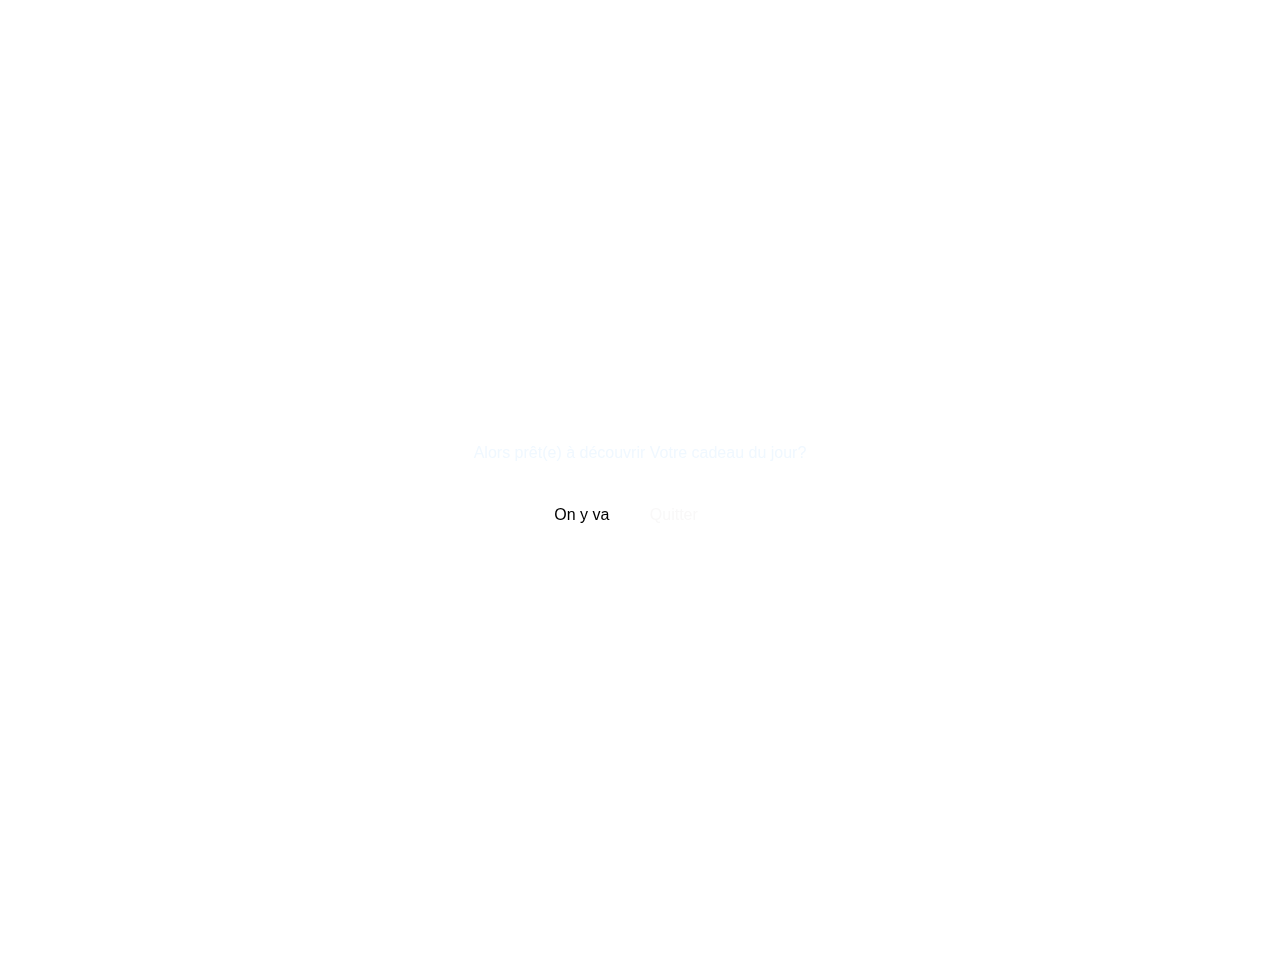
<file: HTML/cadeaux.html>
<!DOCTYPE html>
<html lang="en">
<head>
    <meta charset="UTF-8">
    <meta name="viewport" content="width=device-width, initial-scale=1.0">
    <title>Document</title>
    <style>
        body {
    font-family: 'Poppins', sans-serif;
    background-image: url("https://images.unsplash.com/photo-1545048702-79362596cdc9?q=80&w=2070&auto=format&fit=crop&ixlib=rb-4.1.0&ixid=M3wxMjA3fDB8MHxwaG90by1wYWdlfHx8fGVufDB8fHx8fA%3D%3D");
    min-height: 100vh;
    overflow-x: hidden;
    color: var(--text);
    margin: 0;
    display: flex;
    align-items: center;
    justify-content: center;
    padding: 2rem;
}

/* Conteneur central pour l'UI */
.content {
    position: relative;
    z-index: 1;
    text-align: center;
    width: 100%;
    max-width: 980px;
    padding: 4rem 1.5rem;
    background: rgba(255,255,255,0.03); /* léger voile si nécessaire */
    border-radius: 16px;
    backdrop-filter: blur(6px);
}
/* Liens */
a{
    text-decoration: none;
    font-size: 1rem;
    color: inherit;
}

/* Boutons — responsive et centré */
button{
    margin-top: 1rem;
    padding: 12px 28px;
    font-size: 1rem;
    color: #f9f8f8;
    background-color: var(--accent);
    border: none;
    border-radius: var(--radius);
    cursor: pointer;
    transition: background-color .18s ease, transform .12s ease;
    display: inline-block;
}

button:hover{
    background-color: var(--accent-contrast);
    color: #6f7288;
    transform: translateY(-3px);
    text-transform: none;
}

/* Pause modal / screens (exemples d'état) */
#game-screen.active,
#level-selection.active,
#pause-modal.active{
    display: block;
}

/* Responsive */
@media (max-width: 720px) {
    .content { padding: 2.5rem 1rem; }
    h4 { font-size: 1.6rem; }
    button { width: 100%; padding: 12px; font-size: 1rem; }
}

    </style>
</head>
<body>
    <div class="content">
    <p style="color:aliceblue">Alors prêt(e) à découvrir Votre cadeau du jour?</p>
    <div style="margin-top:1rem;">
      <a href="https://online.fliphtml5.com/hwkkl/knrl/?1765110657602" class="btn">On y va</a>
      <button id="quitter" style="margin-left:0.5rem;"><a href="../HTML/menu.html">Quitter</a></button>
    </div>
  </div>
</body>
</html>
</file>
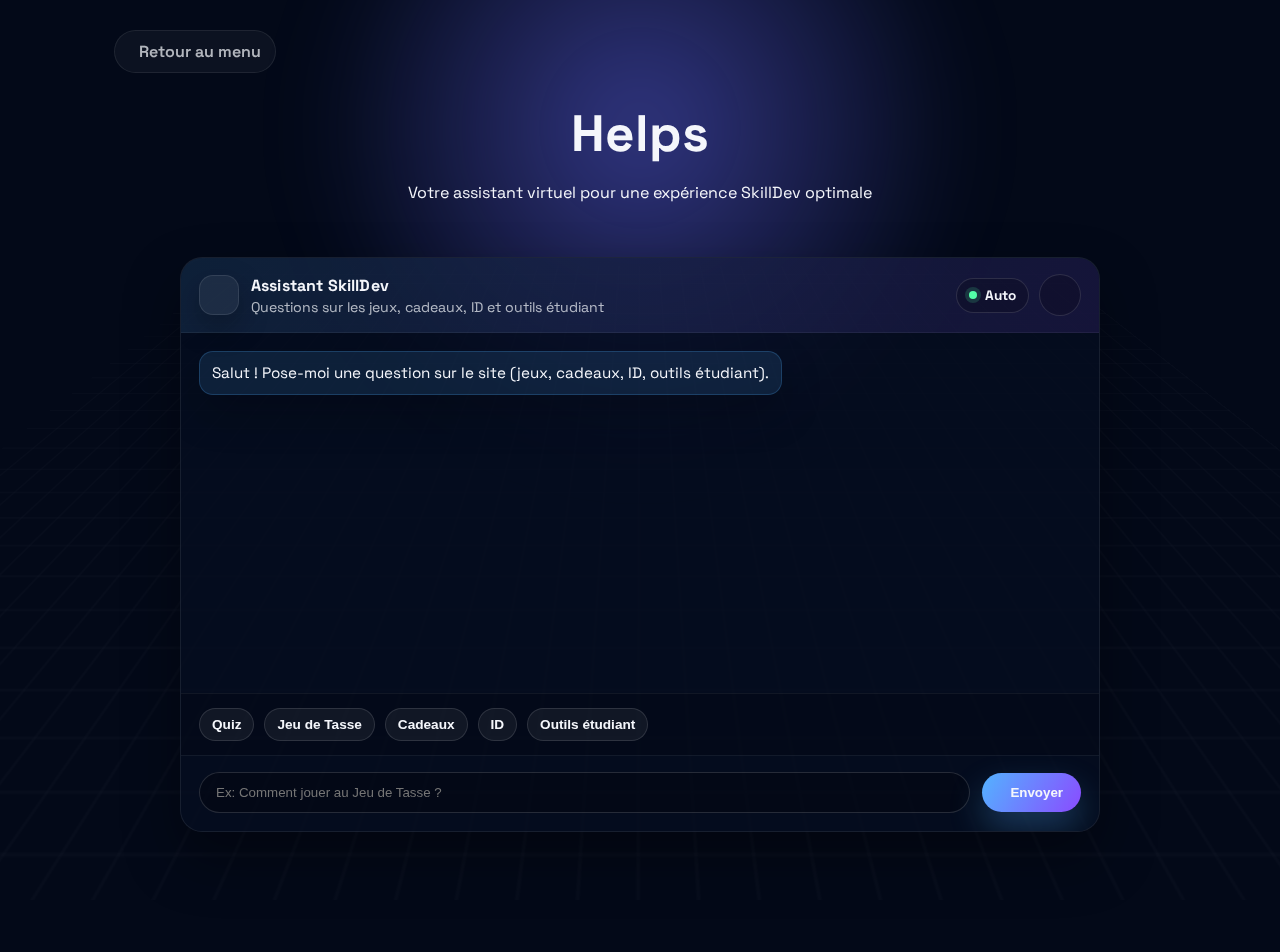
<file: HTML/helps.html>
<!DOCTYPE html>
<html lang="fr">
<head>
    <meta charset="UTF-8">
    <meta name="viewport" content="width=device-width, initial-scale=1.0">
    <title>Helps — SkillDev</title>

    <link rel="preconnect" href="https://fonts.googleapis.com">
    <link rel="preconnect" href="https://fonts.gstatic.com" crossorigin>
    <link href="https://fonts.googleapis.com/css2?family=Space+Grotesk:wght@400;500;600&family=Poppins:wght@400;500;600;700&display=swap" rel="stylesheet">

    <link rel="stylesheet" href="https://cdnjs.cloudflare.com/ajax/libs/font-awesome/6.5.1/css/all.min.css" integrity="sha512-DTOQO9RWCH3ppGqcWaEA1BIZOC6xxalwEsw9c2QQeAIftl+Vegovlnee1c9QX4TctnWMn13TZye+giMm8e2LwA==" crossorigin="anonymous" referrerpolicy="no-referrer" />
    <link rel="stylesheet" href="../CSS/helps.css">
</head>
<body>
    <div class="scene" aria-hidden="true">
        <div class="scene__glow"></div>
        <div class="scene__grid"></div>
    </div>

    <header class="page-header">
        <a class="back-link" href="menu.html">
            <i class="fa-solid fa-arrow-left"></i>
            Retour au menu
        </a>

        <div class="page-title">
            
            <h1>Helps</h1>
            <p>Votre assistant virtuel pour une expérience SkillDev optimale</p>
        </div>
    </header>

    <main class="page-content">
        <section class="help" aria-label="Assistant">
            <div class="help__card" role="region" aria-label="Chat d'assistance">
                <div class="help__top" aria-label="En-tête">
                    <div class="help__top-left">
                        <div class="help__badge" aria-hidden="true"><i class="fa-solid fa-hands-helping"></i></div>
                        <div>
                            <div class="help__top-title">Assistant SkillDev</div>
                            <div class="help__top-subtitle">Questions sur les jeux, cadeaux, ID et outils étudiant</div>
                        </div>
                    </div>
                    <div class="help__top-right">
                        <div class="help__actions">
                            <span class="help__status"><span class="help__dot" aria-hidden="true"></span> Auto</span>
                            <button type="button" class="icon-btn" id="help-clear" title="Effacer la conversation" aria-label="Effacer la conversation">
                                <i class="fa-solid fa-trash"></i>
                            </button>
                        </div>
                    </div>
                </div>

                <div class="help__messages" id="help-messages" aria-live="polite"></div>

                <div class="help__chips" id="help-chips" aria-label="Questions suggérées">
                    <button type="button" class="help-chip" data-question="Comment jouer au quiz ?">Quiz</button>
                    <button type="button" class="help-chip" data-question="Comment jouer au jeu de tasse ?">Jeu de Tasse</button>
                    <button type="button" class="help-chip" data-question="C'est quoi la page Cadeaux ?">Cadeaux</button>
                    <button type="button" class="help-chip" data-question="A quoi sert la page ID ?">ID</button>
                    <button type="button" class="help-chip" data-question="Où trouver les outils étudiant ?">Outils étudiant</button>
                </div>

                <form class="help__form" id="help-form" autocomplete="off">
                    <label class="sr-only" for="help-input">Votre question</label>
                    <input
                        id="help-input"
                        type="text"
                        placeholder="Ex: Comment jouer au Jeu de Tasse ?"
                        inputmode="text"
                        required
                    />
                    <button class="btn" type="submit">
                        <i class="fa-solid fa-paper-plane"></i>
                        Envoyer
                    </button>
                </form>
            </div>
        </section>
    </main>

    <script src="../JS/helps.js" defer></script>
</body>
</html>
</file>
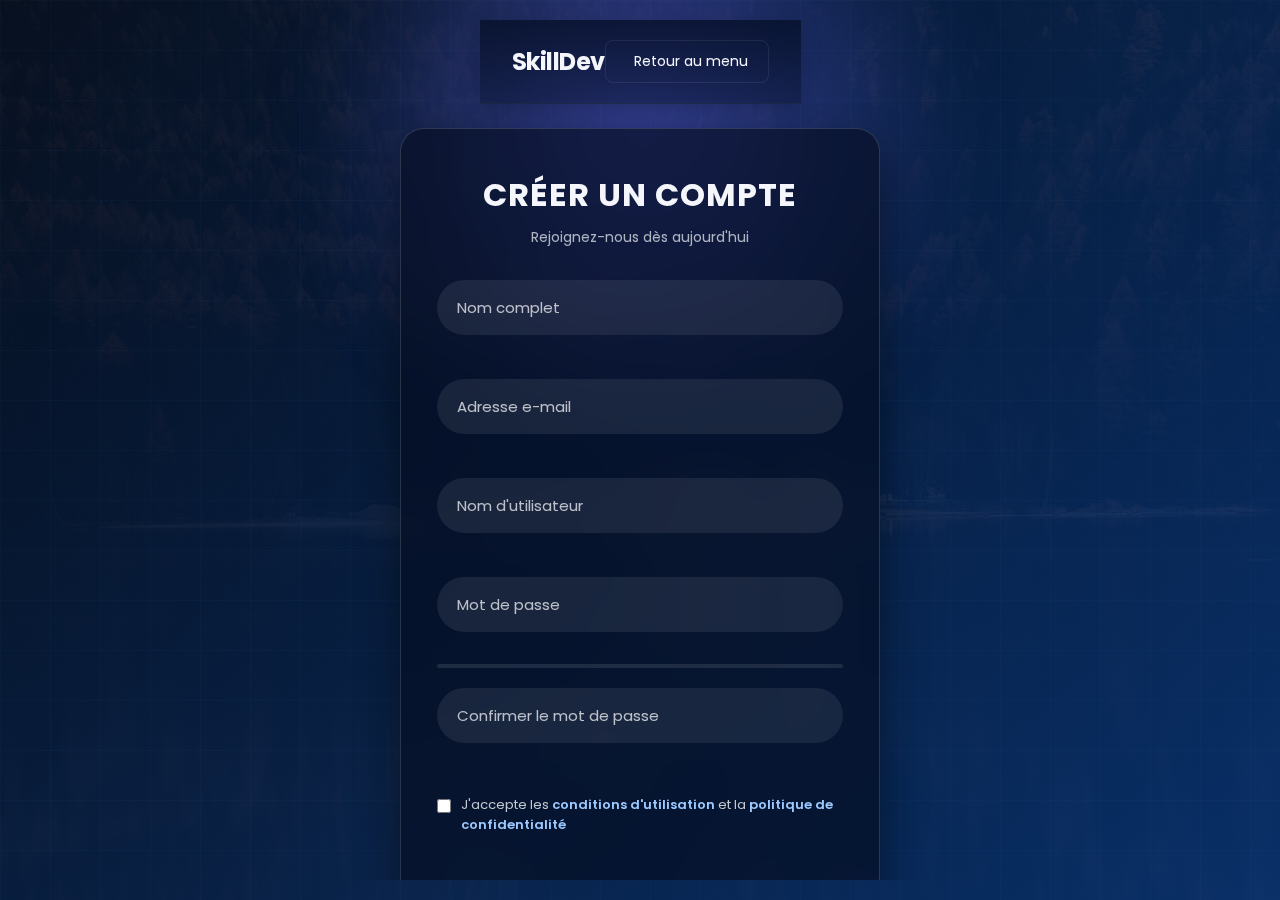
<file: HTML/id.html>
<!DOCTYPE html>
<html lang="fr">
<head>
    <meta charset="UTF-8">
    <meta name="viewport" content="width=device-width, initial-scale=1.0">
    <title>Identité - Jeux.One</title>
    <link rel="preconnect" href="https://fonts.googleapis.com">
    <link rel="preconnect" href="https://fonts.gstatic.com" crossorigin>
    <link href="https://fonts.googleapis.com/css2?family=Space+Grotesk:wght@400;500;600&family=Poppins:wght@400;500;600;700&display=swap" rel="stylesheet">
    <link rel="stylesheet" href="https://cdnjs.cloudflare.com/ajax/libs/font-awesome/6.5.1/css/all.min.css" integrity="sha512-DTOQO9RWCH3ppGqcWaEA1BIZOC6xxalwEsw9c2QQeAIftl+Vegovlnee1c9QX4TctnWMn13TZye+giMm8e2LwA==" crossorigin="anonymous" referrerpolicy="no-referrer" />
    <link rel="stylesheet" href="../CSS/id.css">
    <link rel="stylesheet" href="../CSS/inscription.css">
</head>
<body>
    <div class="scene">
        <div class="scene__glow"></div>
        <div class="scene__grid"></div>
    </div>

    <header class="profile-header">
        <nav class="nav" aria-label="Navigation principale">
            <a class="nav__logo" href="menu.html">
                <span>SkillDev</span>
            </a>
            <a href="menu.html" class="back-btn">
                <i class="fa-solid fa-arrow-left"></i> Retour au menu
            </a>
        </nav>
    </header>

    <main class="profile-container">
        <!-- Section Inscription (affichée si non connecté) -->
        <section id="signup-section" class="signup-section" style="display: none;">
            <div class="signup-container">
                <div class="signup-header">
                    <h1>Créer un compte</h1>
                    <p>Rejoignez-nous dès aujourd'hui</p>
                </div>

                <form id="signup-form" class="signup-form">
                    <div class="input-box">
                        <input type="text" id="nom" name="nom" placeholder="Nom complet" required>
                        <i class="fa-solid fa-user"></i>
                        <span class="error-message"></span>
                    </div>

                    <div class="input-box">
                        <input type="email" id="email" name="email" placeholder="Adresse e-mail" required>
                        <i class="fa-solid fa-envelope"></i>
                        <span class="error-message"></span>
                    </div>

                    <div class="input-box">
                        <input type="text" id="username" name="username" placeholder="Nom d'utilisateur" required>
                        <i class="fa-solid fa-at"></i>
                        <span class="error-message"></span>
                    </div>

                    <div class="input-box">
                        <input type="password" id="password" name="password" placeholder="Mot de passe" required>
                        <i class="fa-solid fa-lock"></i>
                        <button type="button" class="toggle-password" aria-label="Afficher le mot de passe">
                            <i class="fa-solid fa-eye"></i>
                        </button>
                        <span class="error-message"></span>
                        <div class="password-strength">
                            <div class="strength-bar"></div>
                        </div>
                    </div>

                    <div class="input-box">
                        <input type="password" id="confirm-password" name="confirm-password" placeholder="Confirmer le mot de passe" required>
                        <i class="fa-solid fa-lock"></i>
                        <button type="button" class="toggle-password" aria-label="Afficher le mot de passe">
                            <i class="fa-solid fa-eye"></i>
                        </button>
                        <span class="error-message"></span>
                    </div>

                    <div class="terms-box">
                        <label>
                            <input type="checkbox" id="terms" name="terms" required>
                            <span>J'accepte les <a href="#">conditions d'utilisation</a> et la <a href="#">politique de confidentialité</a></span>
                        </label>
                        <span class="error-message"></span>
                    </div>

                    <button type="submit" class="signup-btn">
                        <span class="btn-text">S'inscrire</span>
                        <span class="btn-loader" aria-hidden="true"></span>
                    </button>
                </form>

                <div class="login-link">
                    <p>Déjà un compte ? <a href="protection.html">Se connecter</a></p>
                </div>

                <div id="success-message" class="success-message" role="alert" aria-live="polite">
                    <i class="fa-solid fa-check-circle"></i>
                    <span>Inscription réussie ! Redirection en cours...</span>
                </div>
            </div>
        </section>

        <!-- Section Profil (affichée si connecté) -->
        <section id="profile-section" class="profile-section" style="display: none;">
            <div class="profile-card">
                <div class="profile-header-section">
                    <div class="profile-avatar">
                        <i class="fa-solid fa-user-circle"></i>
                    </div>
                    <h1 class="profile-name" id="profile-name">Utilisateur</h1>
                    <p class="profile-email" id="profile-email">email@example.com</p>
                </div>

                <div class="profile-info">
                    <div class="info-section">
                        <h2><i class="fa-solid fa-id-card"></i> Informations personnelles</h2>
                        <div class="info-grid">
                            <div class="info-item">
                                <label>Nom complet</label>
                                <p id="info-nom">-</p>
                            </div>
                            <div class="info-item">
                                <label>Nom d'utilisateur</label>
                                <p id="info-username">-</p>
                            </div>
                            <div class="info-item">
                                <label>Adresse e-mail</label>
                                <p id="info-email">-</p>
                            </div>
                            <div class="info-item">
                                <label>Date d'inscription</label>
                                <p id="info-date">-</p>
                            </div>
                        </div>
                    </div>

                    <div class="info-section">
                        <h2><i class="fa-solid fa-trophy"></i> Statistiques</h2>
                        <div class="stats-grid">
                            <div class="stat-card">
                                <i class="fa-solid fa-gamepad"></i>
                                <div>
                                    <span class="stat-value" id="stat-games">0</span>
                                    <span class="stat-label">Jeux joués</span>
                                </div>
                            </div>
                            <div class="stat-card">
                                <i class="fa-solid fa-star"></i>
                                <div>
                                    <span class="stat-value" id="stat-score">0</span>
                                    <span class="stat-label">Score total</span>
                                </div>
                            </div>
                            <div class="stat-card">
                                <i class="fa-solid fa-calendar-days"></i>
                                <div>
                                    <span class="stat-value" id="stat-days">0</span>
                                    <span class="stat-label">Jours actifs</span>
                                </div>
                            </div>
                        </div>
                    </div>

                    <div class="info-section">
                        <h2><i class="fa-solid fa-gear"></i> Actions</h2>
                        <div class="actions-grid">
                            <button class="action-btn" id="edit-profile-btn">
                                <i class="fa-solid fa-pen"></i>
                                <span>Modifier le profil</span>
                            </button>
                            <button class="action-btn" id="change-password-btn">
                                <i class="fa-solid fa-key"></i>
                                <span>Changer le mot de passe</span>
                            </button>
                            <a href="protection.html" class="action-btn logout-btn">
                                <i class="fa-solid fa-sign-out-alt"></i>
                                <span>Se déconnecter</span>
                            </a>
                        </div>
                    </div>
                </div>
            </div>
        </section>
    </main>

    <script src="../JS/database.js"></script>
    <script src="../JS/id.js" defer></script>
    <script src="../JS/inscription.js" defer></script>
</body>
</html>
</file>
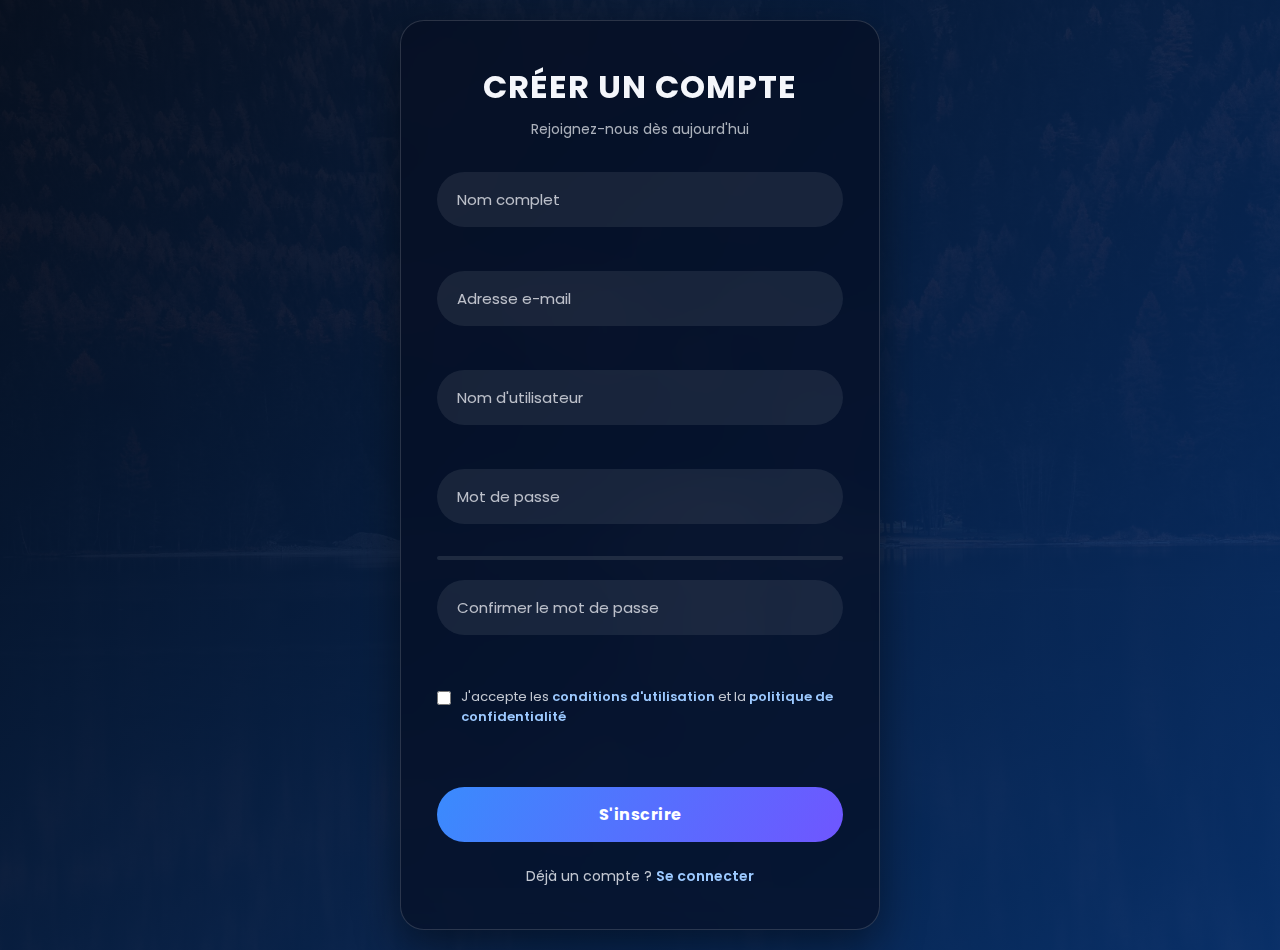
<file: HTML/inscription.html>
<!DOCTYPE html>
<html lang="fr">
<head>
    <meta charset="UTF-8">
    <meta name="viewport" content="width=device-width, initial-scale=1.0">
    <title>Inscription - SkillDev</title>
    <link rel="stylesheet" href="../CSS/inscription.css">
    <link rel="stylesheet" href="https://cdnjs.cloudflare.com/ajax/libs/font-awesome/6.0.0-beta3/css/all.min.css" integrity="sha512-Fo3rlrZj/k7ujTnHg4CGR2D7kSs0v4LLanw2qksYuRlEzO+tcaEPQogQ0KaoGN26/zrn20ImR1DfuLWnOo7aBA==" crossorigin="anonymous" referrerpolicy="no-referrer" />
</head>
<body>
    <section class="signup-container">
        <div class="signup-header">
            <h1>Créer un compte</h1>
            <p>Rejoignez-nous dès aujourd'hui</p>
        </div>

        <form id="signup-form" class="signup-form">
            <div class="input-box">
                <input type="text" id="nom" name="nom" placeholder="Nom complet" required>
                <i class="fa-solid fa-user"></i>
                <span class="error-message"></span>
            </div>

            <div class="input-box">
                <input type="email" id="email" name="email" placeholder="Adresse e-mail" required>
                <i class="fa-solid fa-envelope"></i>
                <span class="error-message"></span>
            </div>

            <div class="input-box">
                <input type="text" id="username" name="username" placeholder="Nom d'utilisateur" required>
                <i class="fa-solid fa-at"></i>
                <span class="error-message"></span>
            </div>

            <div class="input-box">
                <input type="password" id="password" name="password" placeholder="Mot de passe" required>
                <i class="fa-solid fa-lock"></i>
                <button type="button" class="toggle-password" aria-label="Afficher le mot de passe">
                    <i class="fa-solid fa-eye"></i>
                </button>
                <span class="error-message"></span>
                <div class="password-strength">
                    <div class="strength-bar"></div>
                </div>
            </div>

            <div class="input-box">
                <input type="password" id="confirm-password" name="confirm-password" placeholder="Confirmer le mot de passe" required>
                <i class="fa-solid fa-lock"></i>
                <button type="button" class="toggle-password" aria-label="Afficher le mot de passe">
                    <i class="fa-solid fa-eye"></i>
                </button>
                <span class="error-message"></span>
            </div>

            <div class="terms-box">
                <label>
                    <input type="checkbox" id="terms" name="terms" required>
                    <span>J'accepte les <a href="#">conditions d'utilisation</a> et la <a href="#">politique de confidentialité</a></span>
                </label>
                <span class="error-message"></span>
            </div>

            <button type="submit" class="signup-btn">
                <span class="btn-text">S'inscrire</span>
                <span class="btn-loader" aria-hidden="true"></span>
            </button>
        </form>

        <div class="login-link">
            <p>Déjà un compte ? <a href="protection.html">Se connecter</a></p>
        </div>

        <div id="success-message" class="success-message" role="alert" aria-live="polite">
            <i class="fa-solid fa-check-circle"></i>
            <span>Inscription réussie ! Redirection en cours...</span>
        </div>
    </section>

    <script src="../JS/database.js"></script>
    <script src="../JS/inscription.js" defer></script>
</body>
</html>
</file>
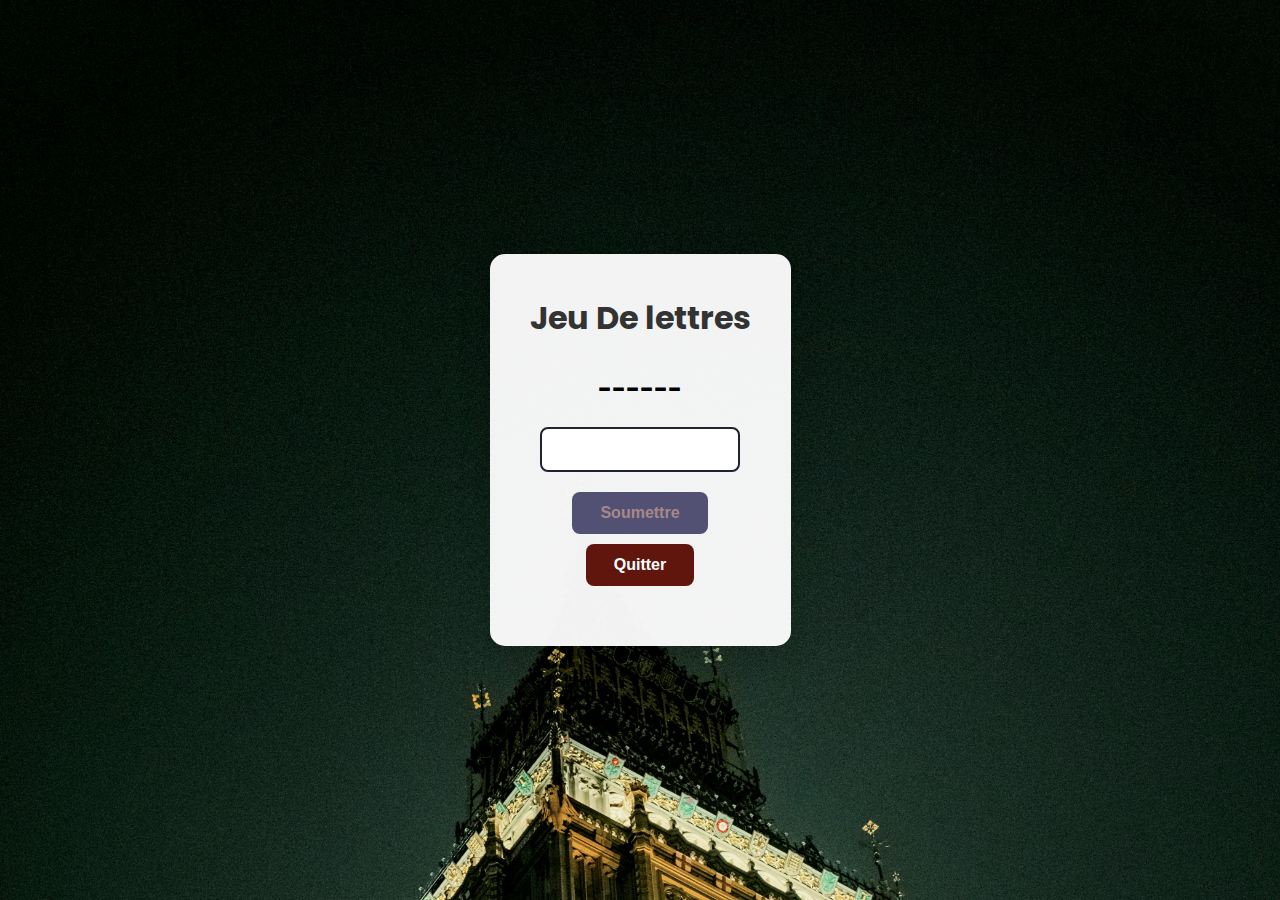
<file: HTML/lettre.html>
<!DOCTYPE html>
<html lang="fr">
<head>
    <meta charset="UTF-8">
    <meta name="viewport" content="width=device-width, initial-scale=1.0">
    <title>Jeu De Lettres</title>
    <style>
@import url('https://fonts.googleapis.com/css2?family=Poppins:wght@300;400;500;600;700;800&display=swap');
       :root{
    --bg-gradient-start: #171a2b;
    --bg-gradient-mid: #41445b;
    --bg-gradient-end: #0a0e27;
    --accent: #191927;
    --accent-contrast: #c3caef;
    --text: #ffffff;
    --radius: 12px;
}

*,
*::before,
*::after{ box-sizing: border-box; }

body {
            font-family: 'Poppins', sans-serif;
            background-image: url("../Photos_principales/back.jpg");
            background-size: cover;
            display: flex;
            justify-content: center;
            align-items: center;
            min-height: 100vh;
            margin: 0;
            padding: 20px;
        }
        * {
            margin: 0;
            padding: 0;
            box-sizing: border-box;
        }
        
        .game-container {
            background: rgba(255, 255, 255, 0.95);
            border-radius: 15px;
            padding: 40px;
            box-shadow: 0 8px 32px rgba(0, 0, 0, 0.2);
            max-width: 600px;
            width: 100%;
        }
        
        h1 {
            text-align: center;
            color: #333;
            margin-bottom: 30px;
        }
        
        #word {
            text-align: center;
            font-size: 24px;
            font-weight: bold;
            margin-bottom: 20px;
        }
        
        #guess {
            display: block;
            margin: 0 auto 20px;
            padding: 10px;
            font-size: 18px;
            text-align: center;
            border: 2px solid #222134;
            border-radius: 8px;
            width: 200px;
        }
        
        button {
            display: block;
            margin: 10px auto;
            padding: 12px 28px;
            font-size: 16px;
            border: none;
            border-radius: 8px;
            cursor: pointer;
            transition: all 0.3s ease;
            font-weight: 600;
        }
        
        #submitGuess {
            background: #525073;
            color: rgb(167, 136, 136);
        }
        
        #submitGuess:hover {
            background: #6f7288;
        }
        
        #link {
            background: #27ae60;
            color: white;
        }
        
        #link:hover {
            background: #229954;
        }
        
        #quitBtn {
            background: #61160d;
            color: white;
        }
        
        #quitBtn:hover {
            background: #761b10;
        }
        
        #result {
            text-align: center;
            margin-top: 20px;
            font-size: 18px;
            color: #333;
        }
    </style>
</head>
<body>
    <main>
    <div class="game-container">
        <h1> Jeu De lettres </h1>
        <p id="word"></p>
        <input type="text" id="guess">
        <button id="submitGuess">Soumettre</button>
        <button id="link" onclick="location.reload()" style="display:none;">Rejouer</button>
        <button id="quitBtn" onclick="window.location.href='../HTML/menu.html'">Quitter</button>
        <p id="result"></p>
    </div>
    </main>
    <script src="../JS/lettre.js" defer></script>
</body>
</html>
</file>
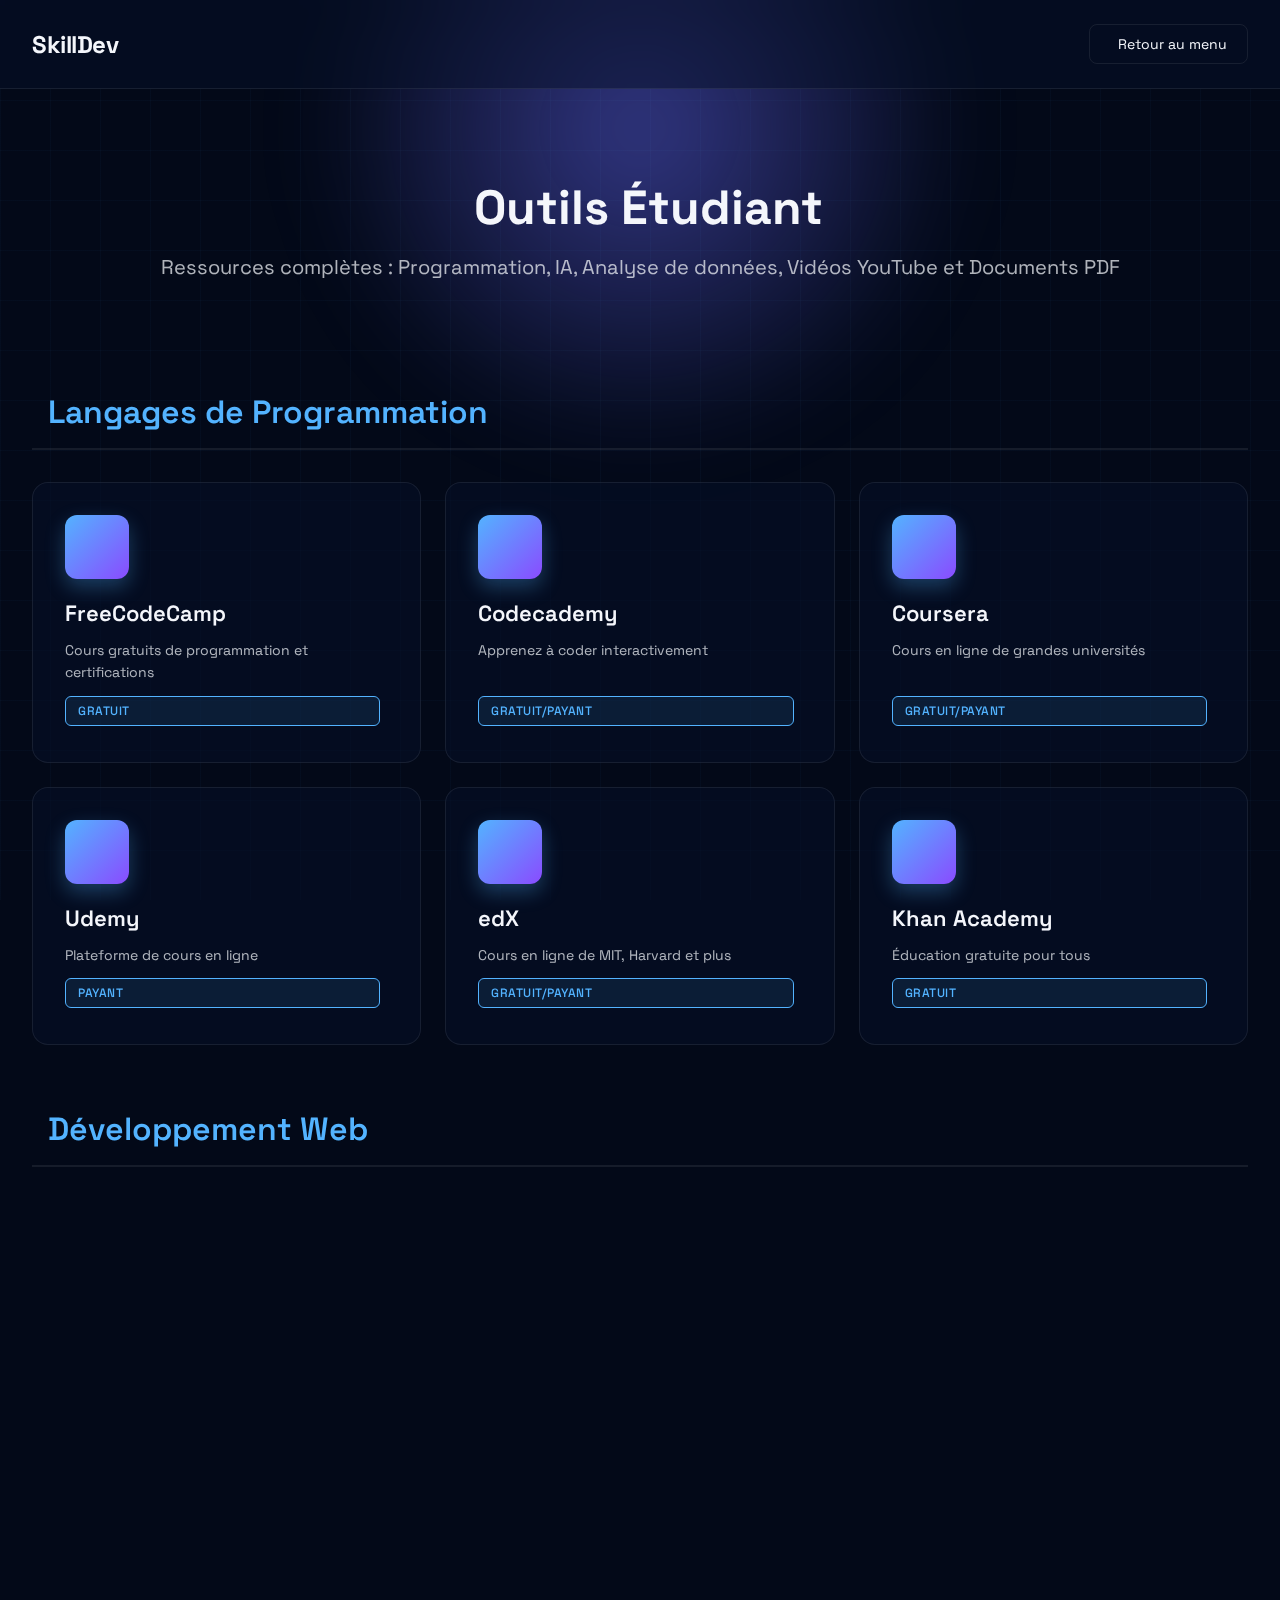
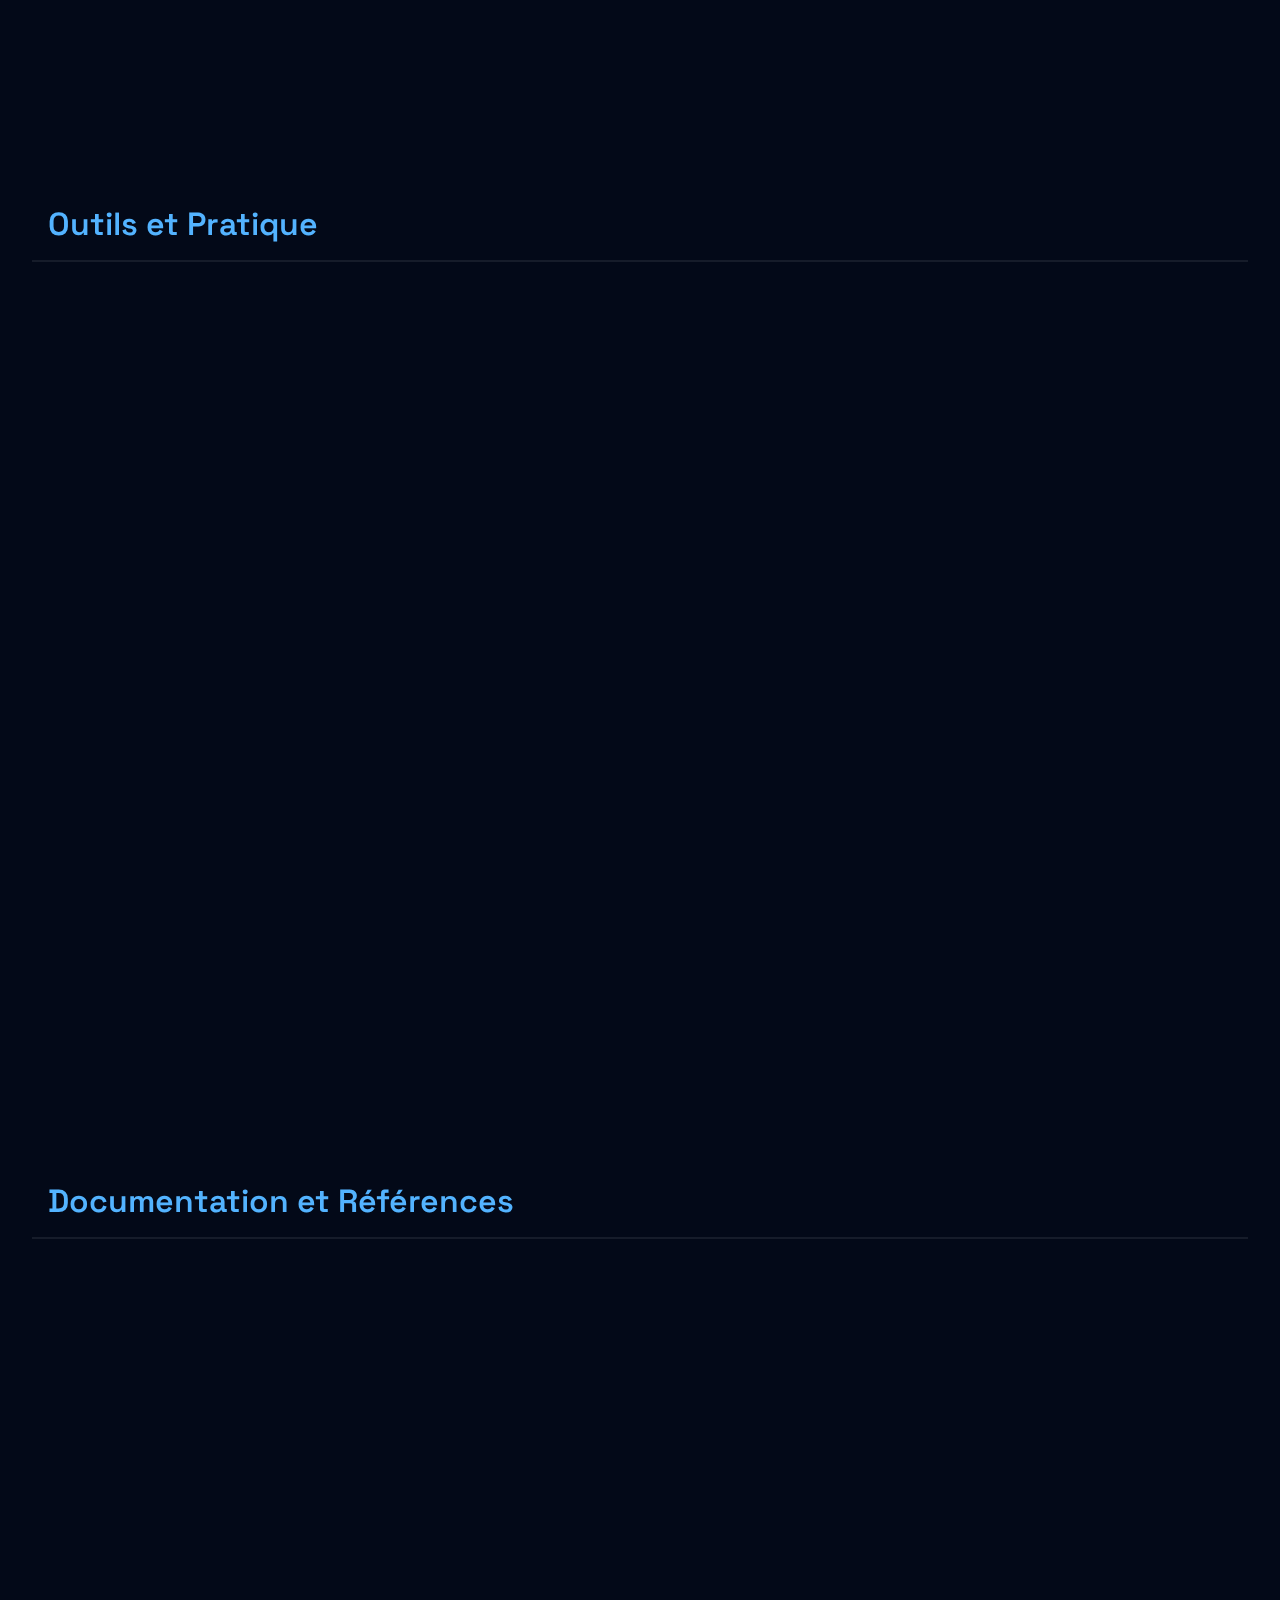
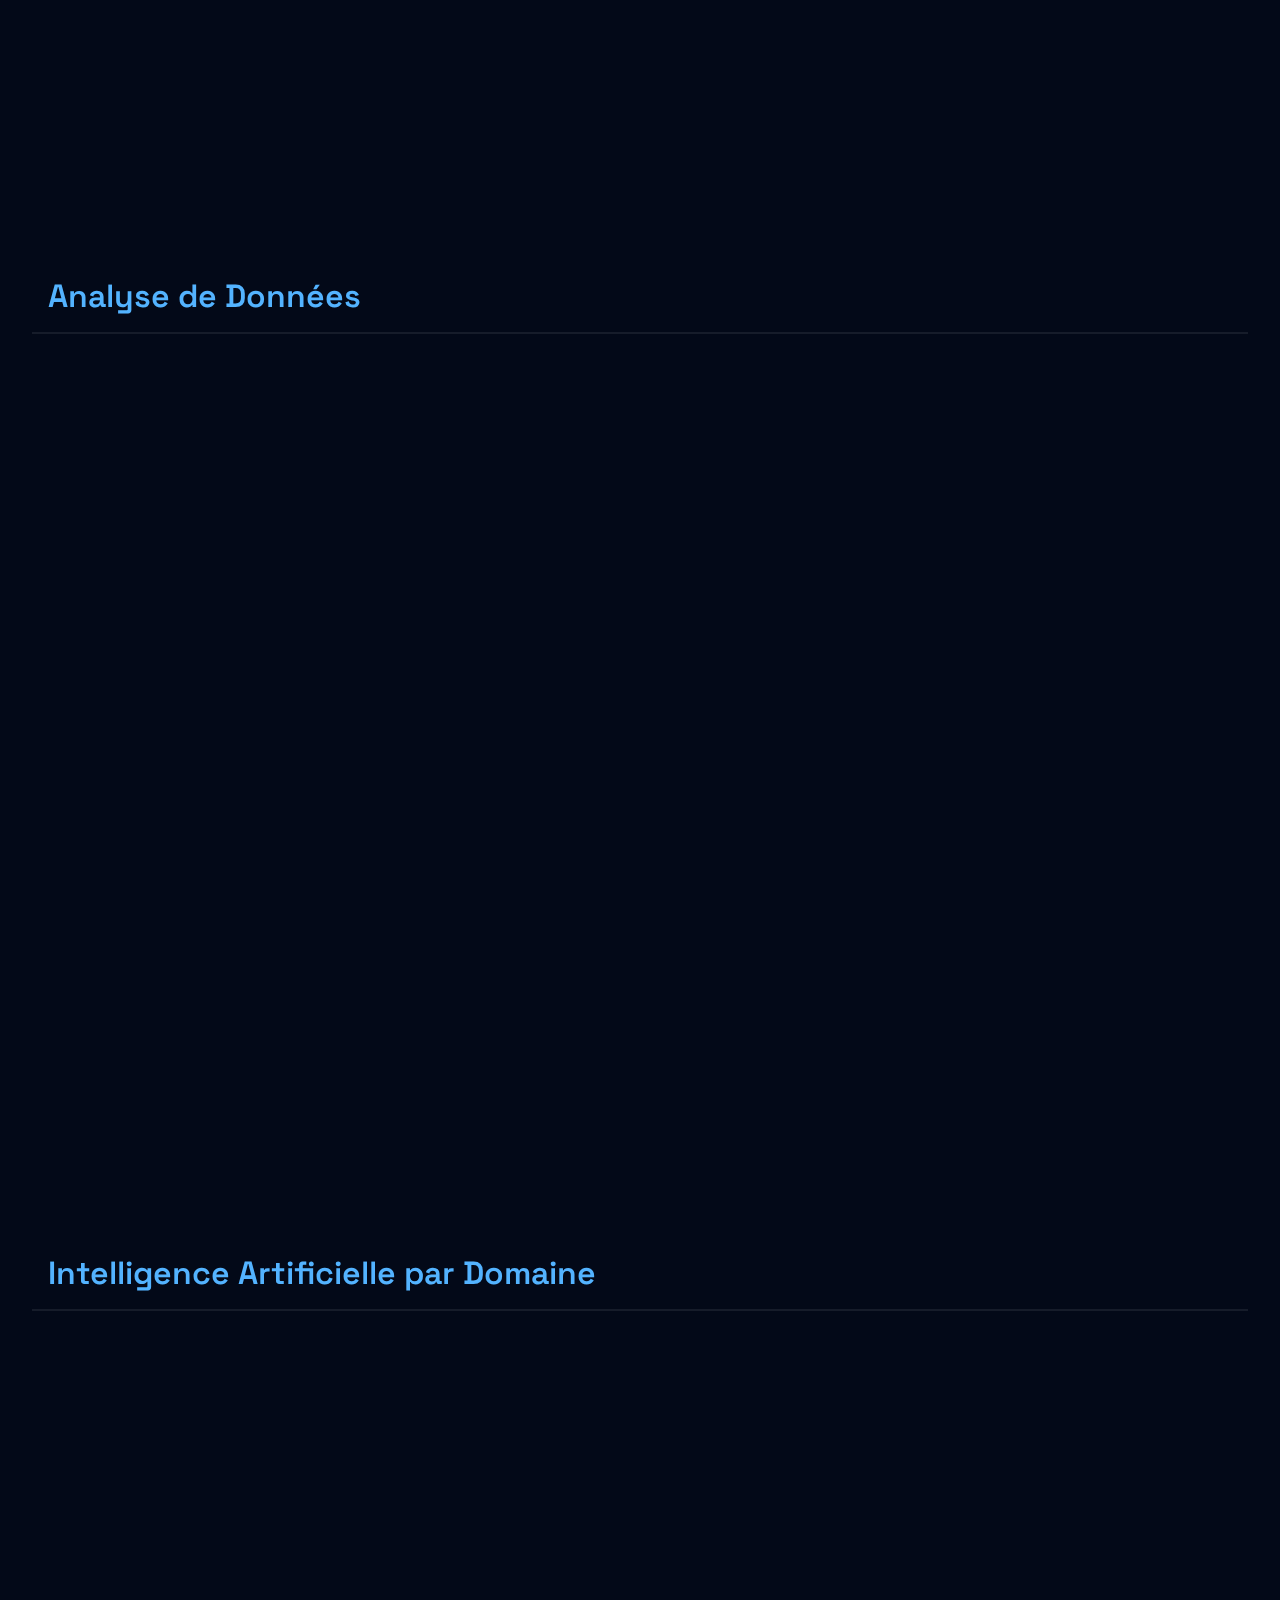
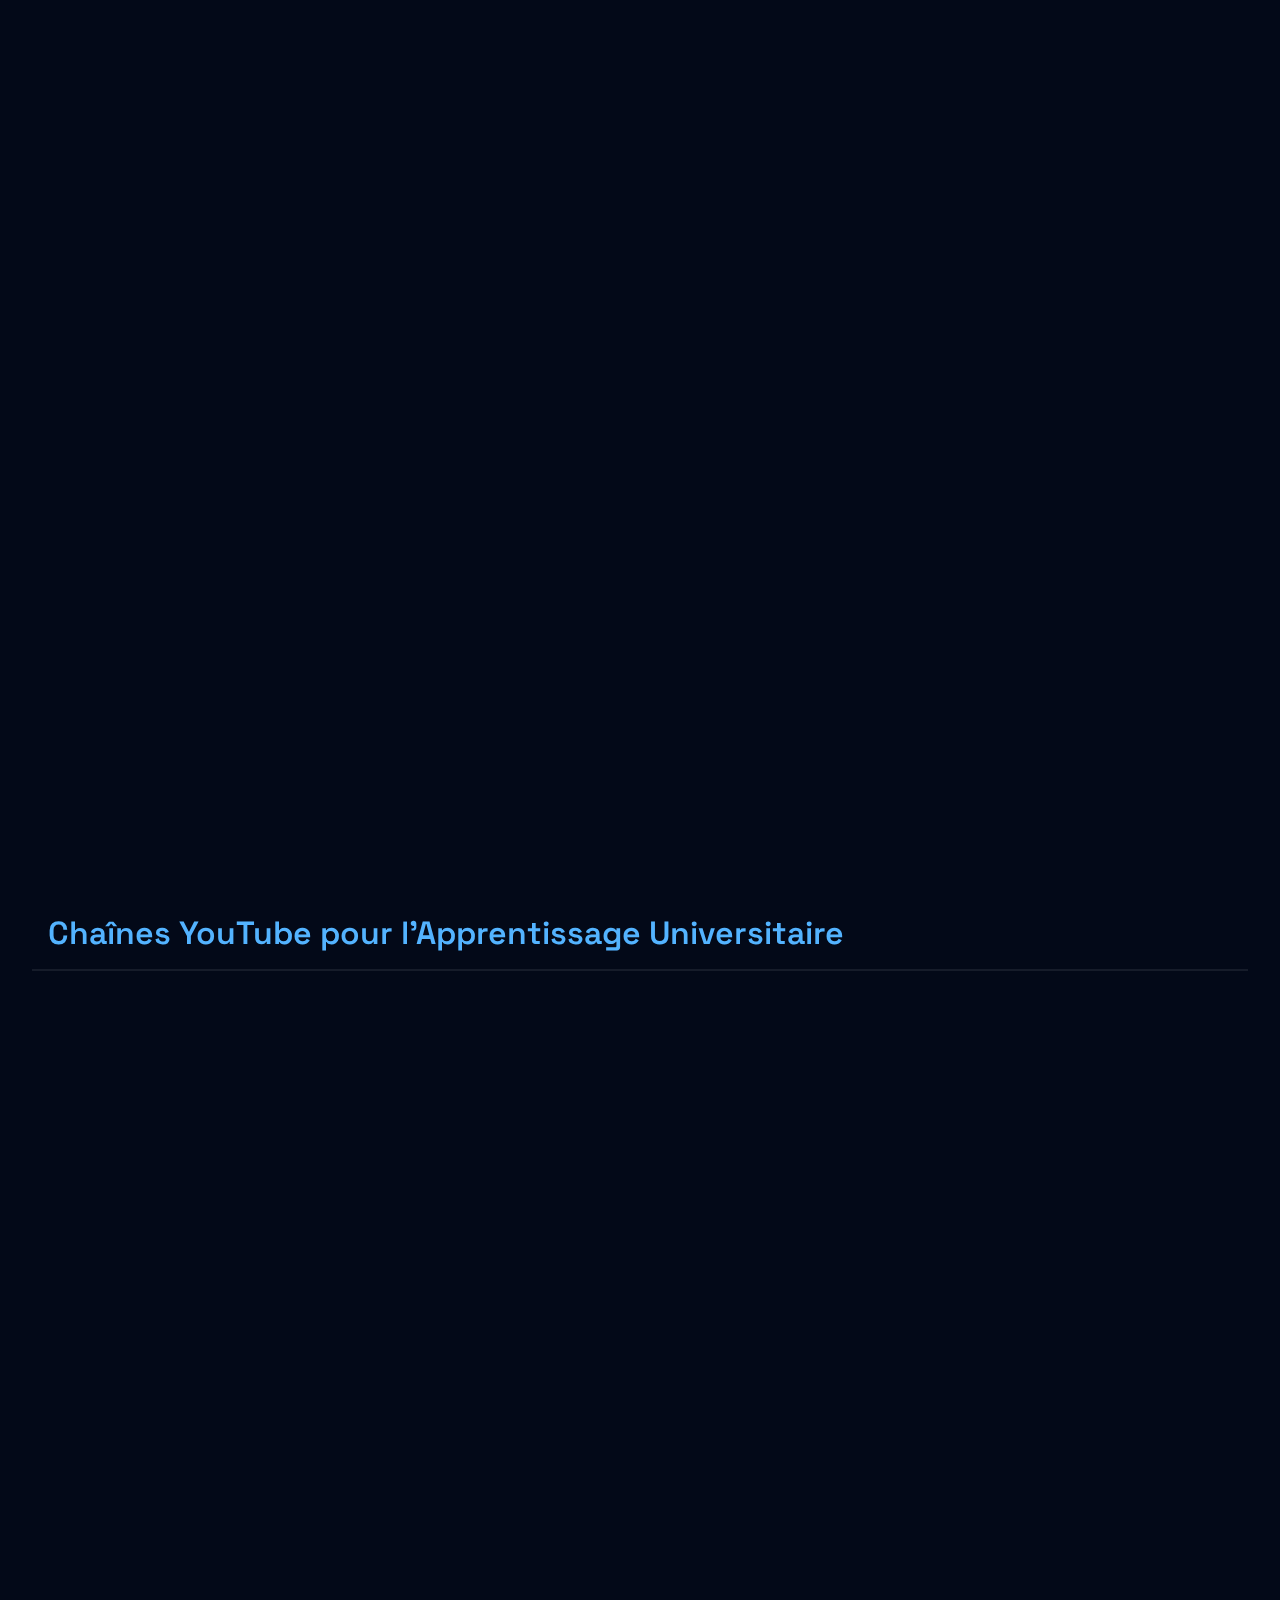
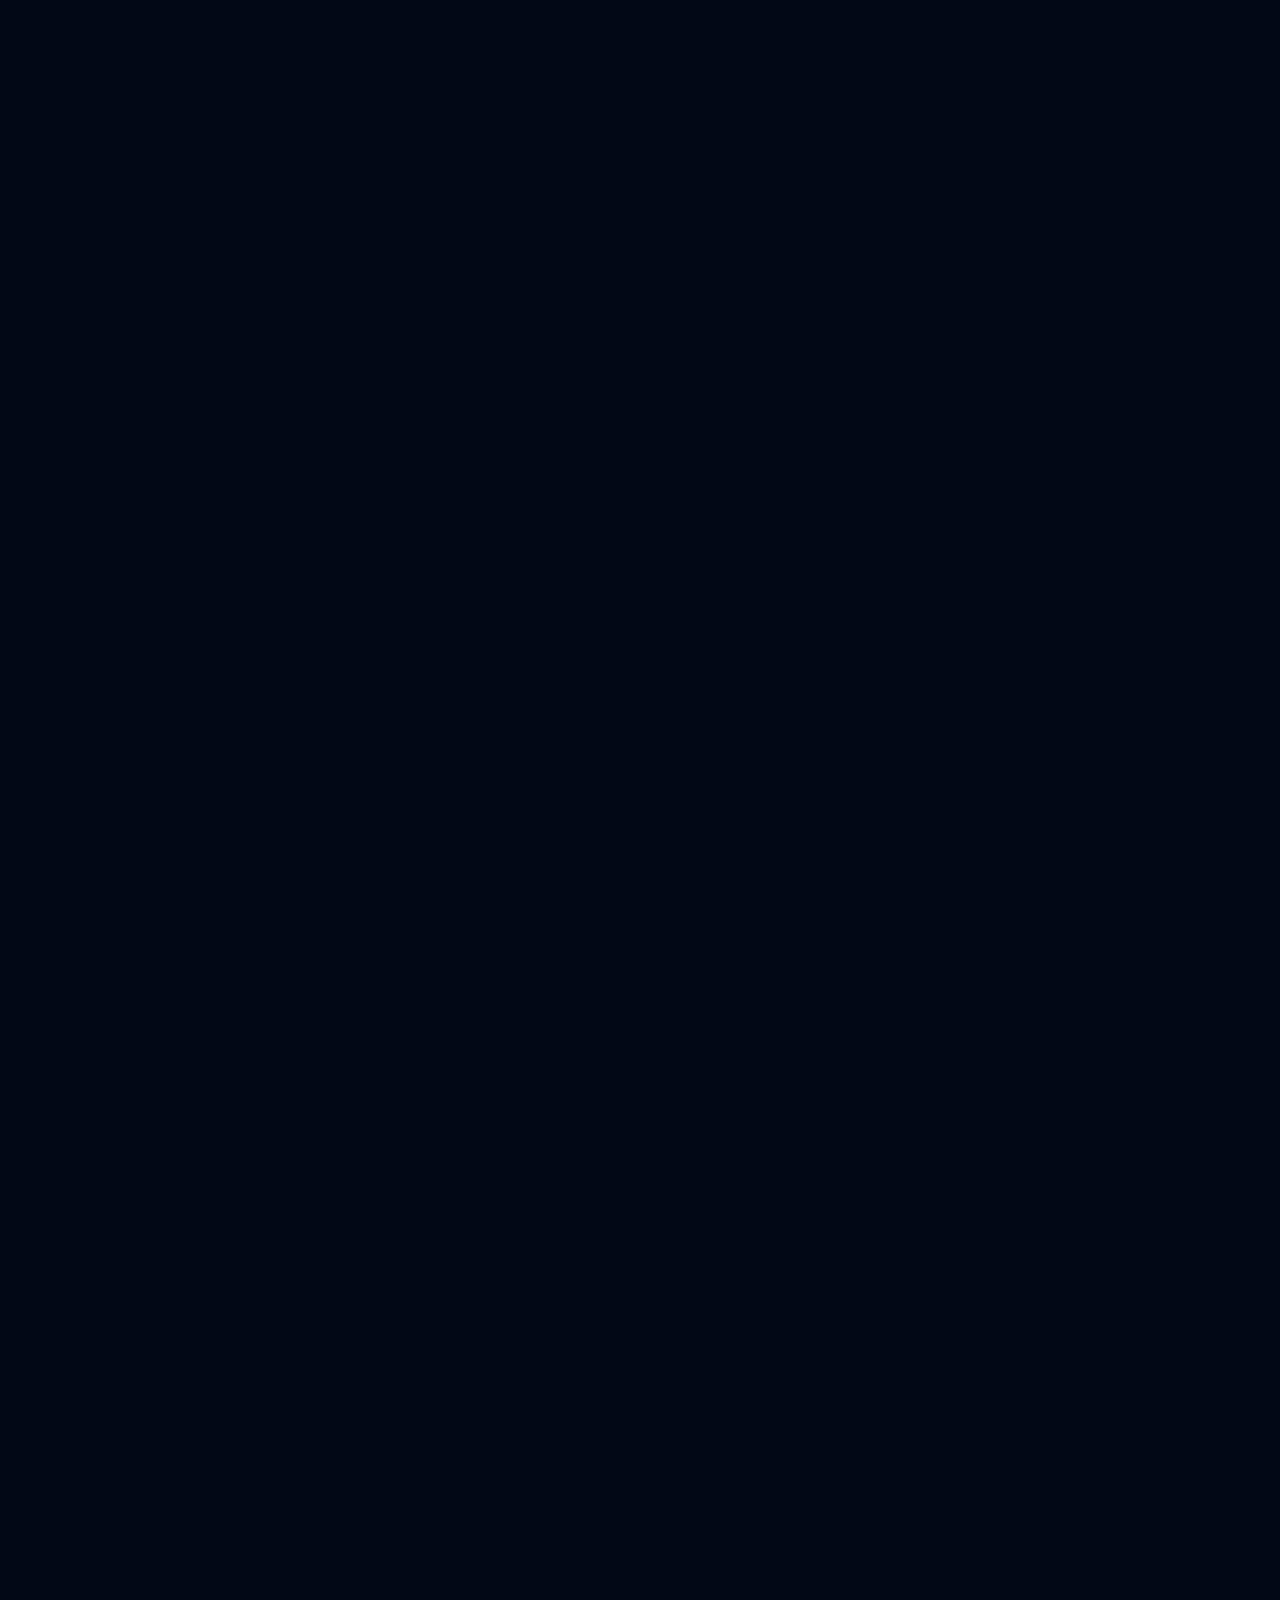
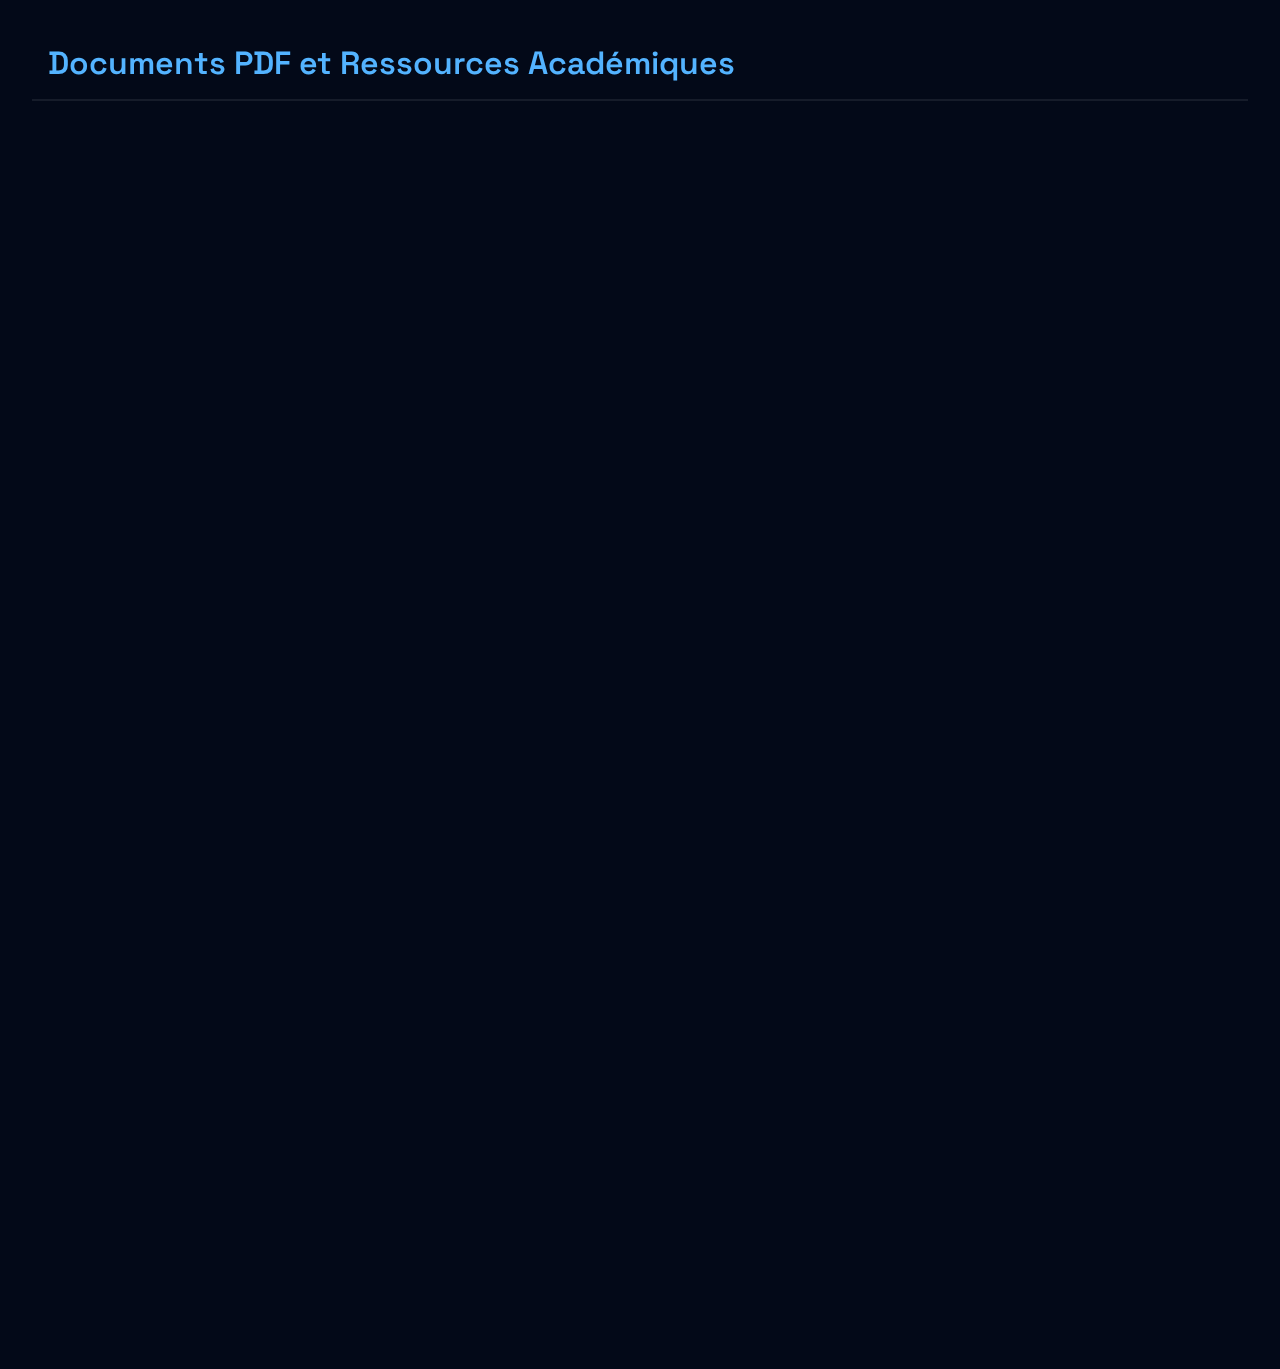
<file: HTML/outils-etudiant.html>
<!DOCTYPE html>
<html lang="fr">
<head>
    <meta charset="UTF-8">
    <meta name="viewport" content="width=device-width, initial-scale=1.0">
    <title>Outils Étudiant - SkillDev</title>
    <link rel="preconnect" href="https://fonts.googleapis.com">
    <link rel="preconnect" href="https://fonts.gstatic.com" crossorigin>
    <link href="https://fonts.googleapis.com/css2?family=Space+Grotesk:wght@400;500;600&family=Poppins:wght@400;500;600;700&display=swap" rel="stylesheet">
    <link rel="stylesheet" href="https://cdnjs.cloudflare.com/ajax/libs/font-awesome/6.5.1/css/all.min.css" integrity="sha512-DTOQO9RWCH3ppGqcWaEA1BIZOC6xxalwEsw9c2QQeAIftl+Vegovlnee1c9QX4TctnWMn13TZye+giMm8e2LwA==" crossorigin="anonymous" referrerpolicy="no-referrer" />
    <link rel="stylesheet" href="../CSS/outils-etudiant.css">
</head>
<body>
    <div class="scene">
        <div class="scene__glow"></div>
        <div class="scene__grid"></div>
    </div>

    <header class="tools-header">
        <nav class="nav" aria-label="Navigation principale">
            <a class="nav__logo" href="menu.html">
                <span>SkillDev</span>
            </a>
            <a href="menu.html" class="back-btn">
                <i class="fa-solid fa-arrow-left"></i> Retour au menu
            </a>
        </nav>
    </header>

    <main class="tools-container">
        <section class="tools-hero">
            <h1><i class="fa-solid fa-graduation-cap"></i> Outils Étudiant</h1>
            <p>Ressources complètes : Programmation, IA, Analyse de données, Vidéos YouTube et Documents PDF</p>
        </section>

        <section class="resources-section">
            <div class="category">
                <h2><i class="fa-solid fa-code"></i> Langages de Programmation</h2>
                <div class="resources-grid">
                    <a href="https://www.freecodecamp.org/" target="_blank" rel="noopener noreferrer" class="resource-card">
                        <div class="resource-icon">
                            <i class="fa-solid fa-laptop-code"></i>
                        </div>
                        <h3>FreeCodeCamp</h3>
                        <p>Cours gratuits de programmation et certifications</p>
                        <span class="resource-tag">Gratuit</span>
                    </a>

                    <a href="https://www.codecademy.com/" target="_blank" rel="noopener noreferrer" class="resource-card">
                        <div class="resource-icon">
                            <i class="fa-solid fa-graduation-cap"></i>
                        </div>
                        <h3>Codecademy</h3>
                        <p>Apprenez à coder interactivement</p>
                        <span class="resource-tag">Gratuit/Payant</span>
                    </a>

                    <a href="https://www.coursera.org/" target="_blank" rel="noopener noreferrer" class="resource-card">
                        <div class="resource-icon">
                            <i class="fa-solid fa-book"></i>
                        </div>
                        <h3>Coursera</h3>
                        <p>Cours en ligne de grandes universités</p>
                        <span class="resource-tag">Gratuit/Payant</span>
                    </a>

                    <a href="https://www.udemy.com/" target="_blank" rel="noopener noreferrer" class="resource-card">
                        <div class="resource-icon">
                            <i class="fa-solid fa-video"></i>
                        </div>
                        <h3>Udemy</h3>
                        <p>Plateforme de cours en ligne</p>
                        <span class="resource-tag">Payant</span>
                    </a>

                    <a href="https://www.edx.org/" target="_blank" rel="noopener noreferrer" class="resource-card">
                        <div class="resource-icon">
                            <i class="fa-solid fa-university"></i>
                        </div>
                        <h3>edX</h3>
                        <p>Cours en ligne de MIT, Harvard et plus</p>
                        <span class="resource-tag">Gratuit/Payant</span>
                    </a>

                    <a href="https://www.khanacademy.org/" target="_blank" rel="noopener noreferrer" class="resource-card">
                        <div class="resource-icon">
                            <i class="fa-solid fa-chalkboard-teacher"></i>
                        </div>
                        <h3>Khan Academy</h3>
                        <p>Éducation gratuite pour tous</p>
                        <span class="resource-tag">Gratuit</span>
                    </a>
                </div>
            </div>

            <div class="category">
                <h2><i class="fa-solid fa-globe"></i> Développement Web</h2>
                <div class="resources-grid">
                    <a href="https://developer.mozilla.org/" target="_blank" rel="noopener noreferrer" class="resource-card">
                        <div class="resource-icon">
                            <i class="fa-brands fa-firefox"></i>
                        </div>
                        <h3>MDN Web Docs</h3>
                        <p>Documentation complète du web</p>
                        <span class="resource-tag">Gratuit</span>
                    </a>

                    <a href="https://www.w3schools.com/" target="_blank" rel="noopener noreferrer" class="resource-card">
                        <div class="resource-icon">
                            <i class="fa-solid fa-school"></i>
                        </div>
                        <h3>W3Schools</h3>
                        <p>Tutoriels et références web</p>
                        <span class="resource-tag">Gratuit</span>
                    </a>

                    <a href="https://www.theodinproject.com/" target="_blank" rel="noopener noreferrer" class="resource-card">
                        <div class="resource-icon">
                            <i class="fa-solid fa-project-diagram"></i>
                        </div>
                        <h3>The Odin Project</h3>
                        <p>Parcours complet de développement web</p>
                        <span class="resource-tag">Gratuit</span>
                    </a>

                    <a href="https://www.frontendmentor.io/" target="_blank" rel="noopener noreferrer" class="resource-card">
                        <div class="resource-icon">
                            <i class="fa-solid fa-paint-brush"></i>
                        </div>
                        <h3>Frontend Mentor</h3>
                        <p>Défis de design frontend</p>
                        <span class="resource-tag">Gratuit/Payant</span>
                    </a>

                    <a href="https://css-tricks.com/" target="_blank" rel="noopener noreferrer" class="resource-card">
                        <div class="resource-icon">
                            <i class="fa-brands fa-css3-alt"></i>
                        </div>
                        <h3>CSS-Tricks</h3>
                        <p>Astuces et guides CSS</p>
                        <span class="resource-tag">Gratuit</span>
                    </a>

                    <a href="https://javascript.info/" target="_blank" rel="noopener noreferrer" class="resource-card">
                        <div class="resource-icon">
                            <i class="fa-brands fa-js"></i>
                        </div>
                        <h3>JavaScript.info</h3>
                        <p>Guide moderne de JavaScript</p>
                        <span class="resource-tag">Gratuit</span>
                    </a>
                </div>
            </div>

            <div class="category">
                <h2><i class="fa-solid fa-tools"></i> Outils et Pratique</h2>
                <div class="resources-grid">
                    <a href="https://github.com/" target="_blank" rel="noopener noreferrer" class="resource-card">
                        <div class="resource-icon">
                            <i class="fa-brands fa-github"></i>
                        </div>
                        <h3>GitHub</h3>
                        <p>Hébergement de code et collaboration</p>
                        <span class="resource-tag">Gratuit</span>
                    </a>

                    <a href="https://codepen.io/" target="_blank" rel="noopener noreferrer" class="resource-card">
                        <div class="resource-icon">
                            <i class="fa-brands fa-codepen"></i>
                        </div>
                        <h3>CodePen</h3>
                        <p>Éditeur de code en ligne</p>
                        <span class="resource-tag">Gratuit</span>
                    </a>

                    <a href="https://stackoverflow.com/" target="_blank" rel="noopener noreferrer" class="resource-card">
                        <div class="resource-icon">
                            <i class="fa-brands fa-stack-overflow"></i>
                        </div>
                        <h3>Stack Overflow</h3>
                        <p>Questions et réponses de programmation</p>
                        <span class="resource-tag">Gratuit</span>
                    </a>

                    <a href="https://leetcode.com/" target="_blank" rel="noopener noreferrer" class="resource-card">
                        <div class="resource-icon">
                            <i class="fa-solid fa-code-branch"></i>
                        </div>
                        <h3>LeetCode</h3>
                        <p>Problèmes d'algorithmes et d'entretiens</p>
                        <span class="resource-tag">Gratuit/Payant</span>
                    </a>

                    <a href="https://www.hackerrank.com/" target="_blank" rel="noopener noreferrer" class="resource-card">
                        <div class="resource-icon">
                            <i class="fa-solid fa-trophy"></i>
                        </div>
                        <h3>HackerRank</h3>
                        <p>Défis de programmation et compétitions</p>
                        <span class="resource-tag">Gratuit</span>
                    </a>

                    <a href="https://www.codewars.com/" target="_blank" rel="noopener noreferrer" class="resource-card">
                        <div class="resource-icon">
                            <i class="fa-solid fa-fist-raised"></i>
                        </div>
                        <h3>Codewars</h3>
                        <p>Entraînement de programmation par katas</p>
                        <span class="resource-tag">Gratuit</span>
                    </a>
                    <a href="https://www.codingame.com/start/fr/" target="_blank" rel="noopener noreferrer" class="resource-card">
                        <div class="resource-icon">
                           <i class="fa-solid fa-gamepad"></i>
                        </div>
                        <h3>Codingame</h3>
                        <p>Entraînement sur le dev à base des jeux videos</p>
                        <span class="resource-tag">Gratuit</span>
                    </a>
                </div>
            </div>

            <div class="category">
                <h2><i class="fa-solid fa-book-open"></i> Documentation et Références</h2>
                <div class="resources-grid">
                    <a href="https://devdocs.io/" target="_blank" rel="noopener noreferrer" class="resource-card">
                        <div class="resource-icon">
                            <i class="fa-solid fa-book"></i>
                        </div>
                        <h3>DevDocs</h3>
                        <p>Documentation de référence rapide</p>
                        <span class="resource-tag">Gratuit</span>
                    </a>

                    <a href="https://www.canva.com/" target="_blank" rel="noopener noreferrer" class="resource-card">
                        <div class="resource-icon">
                            <i class="fa-solid fa-palette"></i>
                        </div>
                        <h3>Canva</h3>
                        <p>Outils de design graphique</p>
                        <span class="resource-tag">Gratuit/Payant</span>
                    </a>

                    <a href="https://www.figma.com/" target="_blank" rel="noopener noreferrer" class="resource-card">
                        <div class="resource-icon">
                            <i class="fa-brands fa-figma"></i>
                        </div>
                        <h3>Figma</h3>
                        <p>Outils de design UI/UX</p>
                        <span class="resource-tag">Gratuit/Payant</span>
                    </a>

                    <a href="https://fonts.google.com/" target="_blank" rel="noopener noreferrer" class="resource-card">
                        <div class="resource-icon">
                            <i class="fa-solid fa-font"></i>
                        </div>
                        <h3>Google Fonts</h3>
                        <p>Bibliothèque de polices gratuites</p>
                        <span class="resource-tag">Gratuit</span>
                    </a>

                    <a href="https://www.flaticon.com/" target="_blank" rel="noopener noreferrer" class="resource-card">
                        <div class="resource-icon">
                            <i class="fa-solid fa-icons"></i>
                        </div>
                        <h3>Flaticon</h3>
                        <p>Icônes gratuites et premium</p>
                        <span class="resource-tag">Gratuit/Payant</span>
                    </a>

                    <a href="https://unsplash.com/" target="_blank" rel="noopener noreferrer" class="resource-card">
                        <div class="resource-icon">
                            <i class="fa-solid fa-image"></i>
                        </div>
                        <h3>Unsplash</h3>
                        <p>Photos libres de droits</p>
                        <span class="resource-tag">Gratuit</span>
                    </a>
                </div>
            </div>

            <div class="category">
                <h2><i class="fa-solid fa-chart-line"></i> Analyse de Données</h2>
                <div class="resources-grid">
                    <a href="https://www.kaggle.com/" target="_blank" rel="noopener noreferrer" class="resource-card">
                        <div class="resource-icon">
                            <i class="fa-solid fa-database"></i>
                        </div>
                        <h3>Kaggle</h3>
                        <p>Plateforme de data science et compétitions</p>
                        <span class="resource-tag">Gratuit</span>
                    </a>

                    <a href="https://www.tableau.com/" target="_blank" rel="noopener noreferrer" class="resource-card">
                        <div class="resource-icon">
                            <i class="fa-solid fa-chart-bar"></i>
                        </div>
                        <h3>Tableau</h3>
                        <p>Visualisation de données avancée</p>
                        <span class="resource-tag">Gratuit/Payant</span>
                    </a>

                    <a href="https://powerbi.microsoft.com/" target="_blank" rel="noopener noreferrer" class="resource-card">
                        <div class="resource-icon">
                            <i class="fa-solid fa-chart-pie"></i>
                        </div>
                        <h3>Power BI</h3>
                        <p>Outils d'analyse et visualisation Microsoft</p>
                        <span class="resource-tag">Gratuit/Payant</span>
                    </a>

                    <a href="https://www.python.org/" target="_blank" rel="noopener noreferrer" class="resource-card">
                        <div class="resource-icon">
                            <i class="fa-brands fa-python"></i>
                        </div>
                        <h3>Python</h3>
                        <p>Langage pour l'analyse de données</p>
                        <span class="resource-tag">Gratuit</span>
                    </a>

                    <a href="https://pandas.pydata.org/" target="_blank" rel="noopener noreferrer" class="resource-card">
                        <div class="resource-icon">
                            <i class="fa-solid fa-table"></i>
                        </div>
                        <h3>Pandas</h3>
                        <p>Bibliothèque Python pour l'analyse de données</p>
                        <span class="resource-tag">Gratuit</span>
                    </a>

                    <a href="https://jupyter.org/" target="_blank" rel="noopener noreferrer" class="resource-card">
                        <div class="resource-icon">
                            <i class="fa-solid fa-file-code"></i>
                        </div>
                        <h3>Jupyter Notebook</h3>
                        <p>Environnement interactif pour l'analyse</p>
                        <span class="resource-tag">Gratuit</span>
                    </a>

                    <a href="https://www.r-project.org/" target="_blank" rel="noopener noreferrer" class="resource-card">
                        <div class="resource-icon">
                            <i class="fa-solid fa-chart-line"></i>
                        </div>
                        <h3>R Project</h3>
                        <p>Langage pour statistiques et analyse</p>
                        <span class="resource-tag">Gratuit</span>
                    </a>

                    <a href="https://www.anaconda.com/" target="_blank" rel="noopener noreferrer" class="resource-card">
                        <div class="resource-icon">
                            <i class="fa-solid fa-server"></i>
                        </div>
                        <h3>Anaconda</h3>
                        <p>Distribution Python pour data science</p>
                        <span class="resource-tag">Gratuit</span>
                    </a>
                </div>
            </div>

            <div class="category">
                <h2><i class="fa-solid fa-robot"></i> Intelligence Artificielle par Domaine</h2>
                <div class="resources-grid">
                    <a href="https://chat.openai.com/" target="_blank" rel="noopener noreferrer" class="resource-card">
                        <div class="resource-icon">
                            <i class="fa-solid fa-comments"></i>
                        </div>
                        <h3>ChatGPT</h3>
                        <p>Assistant IA généraliste pour tous domaines</p>
                        <span class="resource-tag">Gratuit/Payant</span>
                    </a>

                    <a href="https://claude.ai/" target="_blank" rel="noopener noreferrer" class="resource-card">
                        <div class="resource-icon">
                            <i class="fa-solid fa-brain"></i>
                        </div>
                        <h3>Claude AI</h3>
                        <p>Assistant IA pour analyse et rédaction</p>
                        <span class="resource-tag">Gratuit/Payant</span>
                    </a>

                    <a href="https://www.perplexity.ai/" target="_blank" rel="noopener noreferrer" class="resource-card">
                        <div class="resource-icon">
                            <i class="fa-solid fa-search"></i>
                        </div>
                        <h3>Perplexity</h3>
                        <p>IA de recherche avec sources citées</p>
                        <span class="resource-tag">Gratuit/Payant</span>
                    </a>

                    <a href="https://www.notion.so/" target="_blank" rel="noopener noreferrer" class="resource-card">
                        <div class="resource-icon">
                            <i class="fa-solid fa-sticky-note"></i>
                        </div>
                        <h3>Notion AI</h3>
                        <p>IA pour organisation et productivité</p>
                        <span class="resource-tag">Gratuit/Payant</span>
                    </a>

                    <a href="https://www.grammarly.com/" target="_blank" rel="noopener noreferrer" class="resource-card">
                        <div class="resource-icon">
                            <i class="fa-solid fa-spell-check"></i>
                        </div>
                        <h3>Grammarly</h3>
                        <p>IA pour correction et amélioration de texte</p>
                        <span class="resource-tag">Gratuit/Payant</span>
                    </a>

                    <a href="https://www.midjourney.com/" target="_blank" rel="noopener noreferrer" class="resource-card">
                        <div class="resource-icon">
                            <i class="fa-solid fa-paint-brush"></i>
                        </div>
                        <h3>Midjourney</h3>
                        <p>IA génération d'images artistiques</p>
                        <span class="resource-tag">Payant</span>
                    </a>

                    <a href="https://www.copy.ai/" target="_blank" rel="noopener noreferrer" class="resource-card">
                        <div class="resource-icon">
                            <i class="fa-solid fa-pen-fancy"></i>
                        </div>
                        <h3>Copy.ai</h3>
                        <p>IA pour rédaction et copywriting</p>
                        <span class="resource-tag">Gratuit/Payant</span>
                    </a>
                    <a href="https://ppt.ai/fr/tome-ai-ppt" target="_blank" rel="noopener noreferrer" class="resource-card">
                        <div class="resource-icon">
                            <i class="fa-solid fa-book"></i>
                        </div>
                        <h3>Tome.ai</h3>
                        <p>IA pour rédaction des Powerpoints</p>
                        <span class="resource-tag">Gratuit/Payant</span>
                    </a>
                    
                    <a href="https://www.tensorflow.org/" target="_blank" rel="noopener noreferrer" class="resource-card">
                        <div class="resource-icon">
                            <i class="fa-solid fa-network-wired"></i>
                        </div>
                        <h3>TensorFlow</h3>
                        <p>Framework pour machine learning</p>
                        <span class="resource-tag">Gratuit</span>
                    </a>

                    <a href="https://pytorch.org/" target="_blank" rel="noopener noreferrer" class="resource-card">
                        <div class="resource-icon">
                            <i class="fa-solid fa-fire"></i>
                        </div>
                        <h3>PyTorch</h3>
                        <p>Bibliothèque Python pour deep learning</p>
                        <span class="resource-tag">Gratuit</span>
                    </a>

                    <a href="https://www.huggingface.co/" target="_blank" rel="noopener noreferrer" class="resource-card">
                        <div class="resource-icon">
                            <i class="fa-solid fa-hands-helping"></i>
                        </div>
                        <h3>Hugging Face</h3>
                        <p>Modèles IA pré-entraînés et outils NLP</p>
                        <span class="resource-tag">Gratuit/Payant</span>
                    </a>
                </div>
            </div>

            <div class="category">
                <h2><i class="fa-brands fa-youtube"></i> Chaînes YouTube pour l'Apprentissage Universitaire</h2>
                <div class="resources-grid">
                    <a href="https://www.youtube.com/@3Blue1Brown" target="_blank" rel="noopener noreferrer" class="resource-card">
                        <div class="resource-icon">
                            <i class="fa-brands fa-youtube"></i>
                        </div>
                        <h3>3Blue1Brown</h3>
                        <p>Mathématiques visuelles et intuitives</p>
                        <span class="resource-tag">Gratuit</span>
                        <span class="language-tag">🇬🇧 Anglais</span>
                    </a>

                    <a href="https://www.youtube.com/@CrashCourse" target="_blank" rel="noopener noreferrer" class="resource-card">
                        <div class="resource-icon">
                            <i class="fa-brands fa-youtube"></i>
                        </div>
                        <h3>Crash Course</h3>
                        <p>Cours accélérés sur multiples matières</p>
                        <span class="resource-tag">Gratuit</span>
                        <span class="language-tag">🇬🇧 Anglais</span>
                    </a>

                    <a href="https://www.youtube.com/@KhanAcademyFrancais" target="_blank" rel="noopener noreferrer" class="resource-card">
                        <div class="resource-icon">
                            <i class="fa-brands fa-youtube"></i>
                        </div>
                        <h3>Khan Academy</h3>
                        <p>Maths, sciences, histoire</p>
                        <span class="resource-tag">Gratuit</span>
                        <span class="language-tag">🇫🇷 Français</span>
                    </a>

                    <a href="https://www.youtube.com/@MITOpenCourseWare" target="_blank" rel="noopener noreferrer" class="resource-card">
                        <div class="resource-icon">
                            <i class="fa-brands fa-youtube"></i>
                        </div>
                        <h3>MIT OpenCourseWare</h3>
                        <p>Cours complets du MIT</p>
                        <span class="resource-tag">Gratuit</span>
                        <span class="language-tag">🇬🇧 Anglais</span>
                    </a>

                    <a href="https://www.youtube.com/@Stanford" target="_blank" rel="noopener noreferrer" class="resource-card">
                        <div class="resource-icon">
                            <i class="fa-brands fa-youtube"></i>
                        </div>
                        <h3>Stanford University</h3>
                        <p>Cours et conférences de Stanford</p>
                        <span class="resource-tag">Gratuit</span>
                        <span class="language-tag">🇬🇧 Anglais</span>
                    </a>

                    <a href="https://www.youtube.com/@freecodecamp" target="_blank" rel="noopener noreferrer" class="resource-card">
                        <div class="resource-icon">
                            <i class="fa-brands fa-youtube"></i>
                        </div>
                        <h3>freeCodeCamp</h3>
                        <p>Tutoriels complets de programmation</p>
                        <span class="resource-tag">Gratuit</span>
                        <span class="language-tag">🇬🇧 Anglais</span>
                    </a>

                    <a href="https://www.youtube.com/@TraversyMedia" target="_blank" rel="noopener noreferrer" class="resource-card">
                        <div class="resource-icon">
                            <i class="fa-brands fa-youtube"></i>
                        </div>
                        <h3>Traversy Media</h3>
                        <p>Tutoriels web development pratiques</p>
                        <span class="resource-tag">Gratuit</span>
                        <span class="language-tag">🇬🇧 Anglais</span>
                    </a>

                    <a href="https://www.youtube.com/@StatQuest" target="_blank" rel="noopener noreferrer" class="resource-card">
                        <div class="resource-icon">
                            <i class="fa-brands fa-youtube"></i>
                        </div>
                        <h3>StatQuest</h3>
                        <p>Statistiques et machine learning expliqués</p>
                        <span class="resource-tag">Gratuit</span>
                        <span class="language-tag">🇬🇧 Anglais</span>
                    </a>

                    <a href="https://www.youtube.com/@Computerphile" target="_blank" rel="noopener noreferrer" class="resource-card">
                        <div class="resource-icon">
                            <i class="fa-brands fa-youtube"></i>
                        </div>
                        <h3>Computerphile</h3>
                        <p>Informatique et concepts avancés</p>
                        <span class="resource-tag">Gratuit</span>
                        <span class="language-tag">🇬🇧 Anglais</span>
                    </a>

                    <a href="https://www.youtube.com/@Veritasium" target="_blank" rel="noopener noreferrer" class="resource-card">
                        <div class="resource-icon">
                            <i class="fa-brands fa-youtube"></i>
                        </div>
                        <h3>Veritasium</h3>
                        <p>Sciences et physique expliquées</p>
                        <span class="resource-tag">Gratuit</span>
                        <span class="language-tag">🇬🇧 Anglais</span>
                    </a>

                    <a href="https://www.youtube.com/@Grafikart" target="_blank" rel="noopener noreferrer" class="resource-card">
                        <div class="resource-icon">
                            <i class="fa-brands fa-youtube"></i>
                        </div>
                        <h3>Grafikart</h3>
                        <p>Tutoriels web development en français</p>
                        <span class="resource-tag">Gratuit</span>
                        <span class="language-tag">🇫🇷 Français</span>
                    </a>

                    <a href="https://www.youtube.com/@Lachainetech" target="_blank" rel="noopener noreferrer" class="resource-card">
                        <div class="resource-icon">
                            <i class="fa-brands fa-youtube"></i>
                        </div>
                        <h3>La Chaîne Tech</h3>
                        <p>Technologie et programmation en français</p>
                        <span class="resource-tag">Gratuit</span>
                        <span class="language-tag">🇫🇷 Français</span>
                    </a>

                    <a href="https://www.youtube.com/@micmaths" target="_blank" rel="noopener noreferrer" class="resource-card">
                        <div class="resource-icon">
                            <i class="fa-brands fa-youtube"></i>
                        </div>
                        <h3>Micmaths</h3>
                        <p>Mathématiques ludiques et accessibles</p>
                        <span class="resource-tag">Gratuit</span>
                        <span class="language-tag">🇫🇷 Français</span>
                    </a>

                    <a href="https://www.youtube.com/@ScienceEtonnante" target="_blank" rel="noopener noreferrer" class="resource-card">
                        <div class="resource-icon">
                            <i class="fa-brands fa-youtube"></i>
                        </div>
                        <h3>Science Étonnante</h3>
                        <p>Sciences expliquées simplement</p>
                        <span class="resource-tag">Gratuit</span>
                        <span class="language-tag">🇫🇷 Français</span>
                    </a>

                    <a href="https://www.youtube.com/@DirtyBiology" target="_blank" rel="noopener noreferrer" class="resource-card">
                        <div class="resource-icon">
                            <i class="fa-brands fa-youtube"></i>
                        </div>
                        <h3>DirtyBiology</h3>
                        <p>Biologie et sciences naturelles</p>
                        <span class="resource-tag">Gratuit</span>
                        <span class="language-tag">🇫🇷 Français</span>
                    </a>

                    <a href="https://www.youtube.com/@LesBonsProfs" target="_blank" rel="noopener noreferrer" class="resource-card">
                        <div class="resource-icon">
                            <i class="fa-brands fa-youtube"></i>
                        </div>
                        <h3>Les Bons Profs</h3>
                        <p>Cours complets toutes matières</p>
                        <span class="resource-tag">Gratuit</span>
                        <span class="language-tag">🇫🇷 Français</span>
                    </a>
                    <a href="https://www.youtube.com/@NetNinja" target="_blank" rel="noopener noreferrer" class="resource-card">
                        <div class="resource-icon">
                            <i class="fa-brands fa-youtube"></i>
                        </div>
                        <h3>The Net Ninja</h3>
                        <p>Tutoriels web development détaillés</p>
                        <span class="resource-tag">Gratuit</span>
                        <span class="language-tag">🇬🇧 Anglais</span>
                    </a>

                    <a href="https://www.youtube.com/@Fireship" target="_blank" rel="noopener noreferrer" class="resource-card">
                        <div class="resource-icon">
                            <i class="fa-brands fa-youtube"></i>
                        </div>
                        <h3>Fireship</h3>
                        <p>Tech news et tutoriels rapides</p>
                        <span class="resource-tag">Gratuit</span>
                        <span class="language-tag">🇬🇧 Anglais</span>
                    </a>

                    <a href="https://www.youtube.com/@Coreyms" target="_blank" rel="noopener noreferrer" class="resource-card">
                        <div class="resource-icon">
                            <i class="fa-brands fa-youtube"></i>
                        </div>
                        <h3>Corey Schafer</h3>
                        <p>Tutoriels Python et développement</p>
                        <span class="resource-tag">Gratuit</span>
                        <span class="language-tag">🇬🇧 Anglais</span>
                    </a>
                </div>
            </div>

            <div class="category">
                <h2><i class="fa-solid fa-file-pdf"></i> Documents PDF et Ressources Académiques</h2>
                <div class="resources-grid">
                    <a href="https://www.researchgate.net/" target="_blank" rel="noopener noreferrer" class="resource-card">
                        <div class="resource-icon">
                            <i class="fa-solid fa-file-pdf"></i>
                        </div>
                        <h3>ResearchGate</h3>
                        <p>Articles scientifiques et publications académiques</p>
                        <span class="resource-tag">Gratuit</span>
                    </a>

                    <a href="https://www.academia.edu/" target="_blank" rel="noopener noreferrer" class="resource-card">
                        <div class="resource-icon">
                            <i class="fa-solid fa-graduation-cap"></i>
                        </div>
                        <h3>Academia.edu</h3>
                        <p>Plateforme de partage académique professionnelle</p>
                        <span class="resource-tag">Gratuit/Payant</span>
                    </a>

                    <a href="https://scholar.google.com/" target="_blank" rel="noopener noreferrer" class="resource-card">
                        <div class="resource-icon">
                            <i class="fa-solid fa-book-open"></i>
                        </div>
                        <h3>Google Scholar</h3>
                        <p>Recherche d'articles scientifiques et académiques</p>
                        <span class="resource-tag">Gratuit</span>
                    </a>

                    <a href="https://www.coursera.org/browse" target="_blank" rel="noopener noreferrer" class="resource-card">
                        <div class="resource-icon">
                            <i class="fa-solid fa-certificate"></i>
                        </div>
                        <h3>Coursera</h3>
                        <p>Ressources PDF des cours universitaires en ligne</p>
                        <span class="resource-tag">Gratuit/Payant</span>
                    </a>

                    <a href="https://www.overleaf.com/" target="_blank" rel="noopener noreferrer" class="resource-card">
                        <div class="resource-icon">
                            <i class="fa-solid fa-file-lines"></i>
                        </div>
                        <h3>Overleaf</h3>
                        <p>Éditeur LaTeX collaboratif pour documents académiques</p>
                        <span class="resource-tag">Gratuit/Payant</span>
                    </a>

                    <a href="https://arxiv.org/" target="_blank" rel="noopener noreferrer" class="resource-card">
                        <div class="resource-icon">
                            <i class="fa-solid fa-atom"></i>
                        </div>
                        <h3>arXiv</h3>
                        <p>Prépublications scientifiques gratuites et vérifiées</p>
                        <span class="resource-tag">Gratuit</span>
                    </a>

                    <a href="https://www.jstor.org/" target="_blank" rel="noopener noreferrer" class="resource-card">
                        <div class="resource-icon">
                            <i class="fa-solid fa-archive"></i>
                        </div>
                        <h3>JSTOR</h3>
                        <p>Base de données d'articles académiques et revues</p>
                        <span class="resource-tag">Gratuit/Payant</span>
                    </a>

                    <a href="https://www.springer.com/" target="_blank" rel="noopener noreferrer" class="resource-card">
                        <div class="resource-icon">
                            <i class="fa-solid fa-book"></i>
                        </div>
                        <h3>Springer</h3>
                        <p>Éditeur académique de livres et revues scientifiques</p>
                        <span class="resource-tag">Gratuit/Payant</span>
                    </a>

                    <a href="https://www.ieee.org/" target="_blank" rel="noopener noreferrer" class="resource-card">
                        <div class="resource-icon">
                            <i class="fa-solid fa-microchip"></i>
                        </div>
                        <h3>IEEE Xplore</h3>
                        <p>Bibliothèque numérique d'articles techniques et scientifiques</p>
                        <span class="resource-tag">Gratuit/Payant</span>
                    </a>

                    <a href="https://www.sciencedirect.com/" target="_blank" rel="noopener noreferrer" class="resource-card">
                        <div class="resource-icon">
                            <i class="fa-solid fa-flask"></i>
                        </div>
                        <h3>ScienceDirect</h3>
                        <p>Base de données d'articles scientifiques Elsevier</p>
                        <span class="resource-tag">Gratuit/Payant</span>
                    </a>

                    <a href="https://www.ncbi.nlm.nih.gov/pmc/" target="_blank" rel="noopener noreferrer" class="resource-card">
                        <div class="resource-icon">
                            <i class="fa-solid fa-dna"></i>
                        </div>
                        <h3>PubMed Central</h3>
                        <p>Articles biomédicaux en libre accès</p>
                        <span class="resource-tag">Gratuit</span>
                    </a>

                    <a href="https://doaj.org/" target="_blank" rel="noopener noreferrer" class="resource-card">
                        <div class="resource-icon">
                            <i class="fa-solid fa-journal-whills"></i>
                        </div>
                        <h3>DOAJ</h3>
                        <p>Directory of Open Access Journals</p>
                        <span class="resource-tag">Gratuit</span>
                    </a>
                </div>
            </div>
        </section>
    </main>

    <script src="../JS/outils-etudiant.js" defer></script>
</body>
</html>
</file>
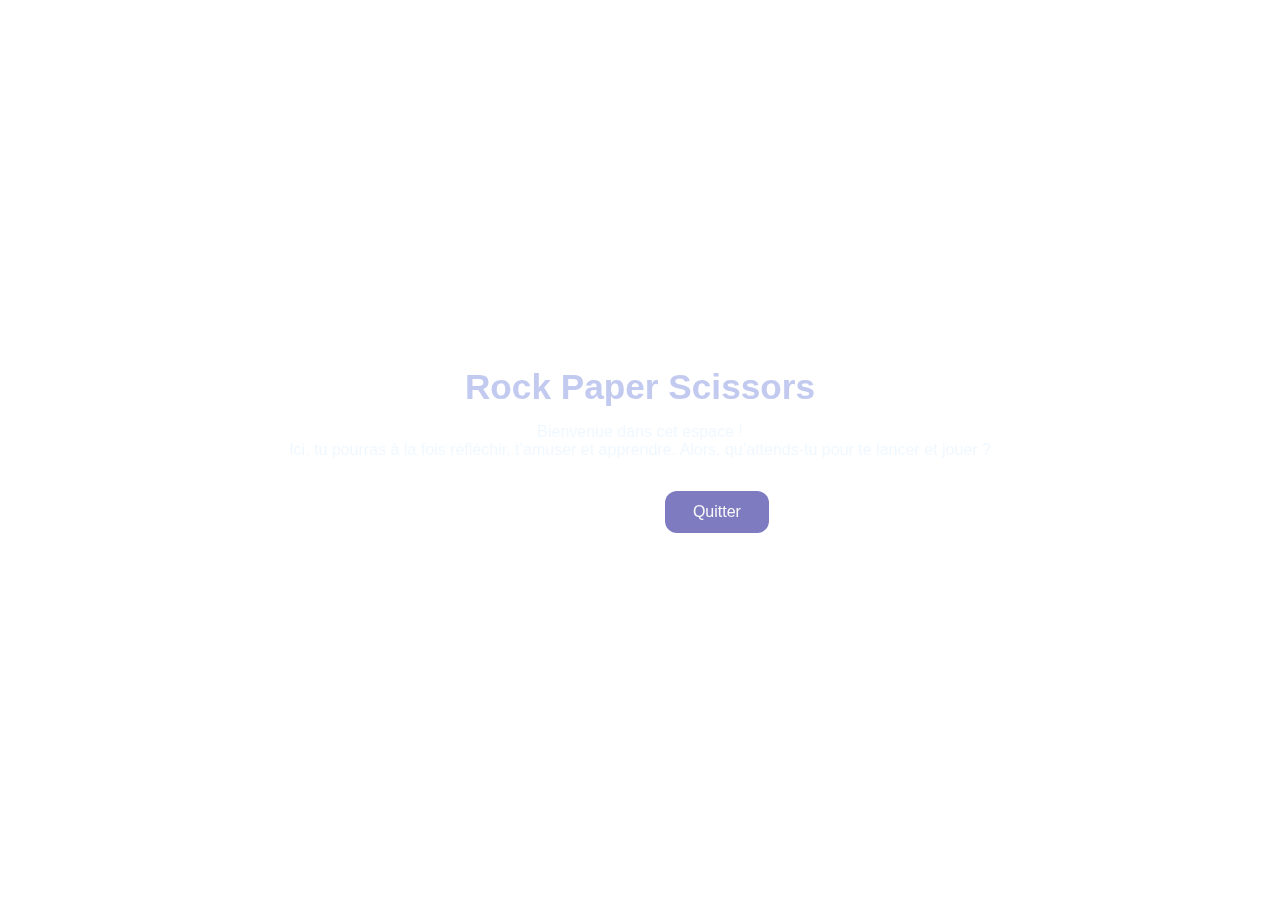
<file: HTML/pierre.html>
<!DOCTYPE html>
<html lang="fr">
<head>
    <meta charset="UTF-8">
    <meta name="viewport" content="width=device-width, initial-scale=1.0">
    <link rel="stylesheet" href="../CSS/pierre.css">
    <title>Pierre Papier Ciseaux</title>
</head>
<body>  
  <div class="content">
    <h4>Rock Paper Scissors</h4>
    <p style="color:aliceblue">Bienvenue dans cet espace !<br> Ici, tu pourras à la fois réfléchir, t’amuser et apprendre. Alors, qu’attends‑tu pour te lancer et jouer ?</p>
    <div style="margin-top:1rem;">
      <a href="../HTML/pierre2.html" class="btn">Jouer maintenant!!!!</a>
      <button id="quitter" style="margin-left:0.5rem;"><a href="../HTML/menu.html">Quitter</a></button>
    </div>
  </div>
  
</body>
</html>
</file>
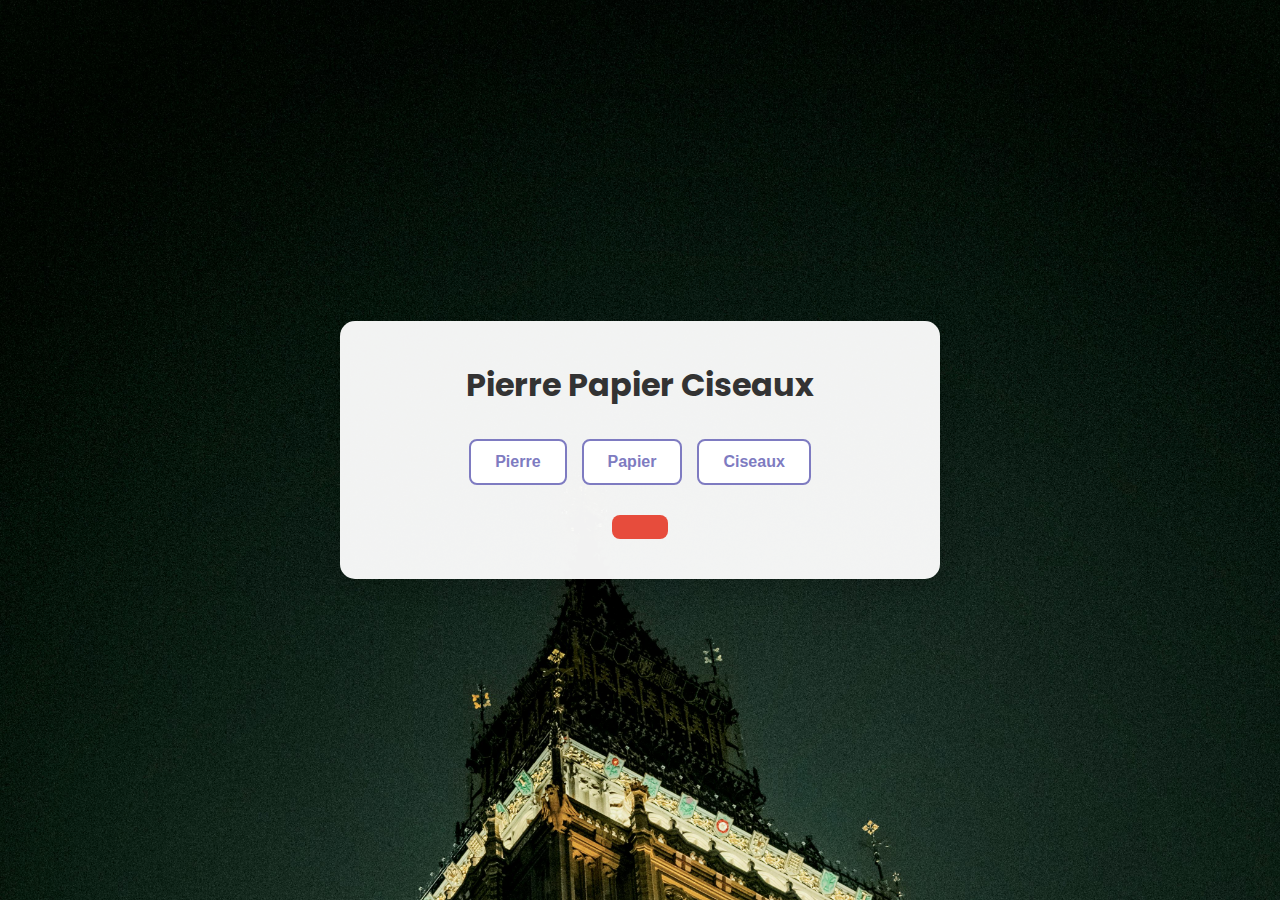
<file: HTML/pierre2.html>
<!DOCTYPE html>
<html lang="fr">
<head>
    <meta charset="UTF-8">
    <meta name="viewport" content="width=device-width, initial-scale=1.0">
    <title>Pierre Papier Ciseaux</title>
    <link rel="stylesheet" href="https://cdnjs.cloudflare.com/ajax/libs/font-awesome/6.5.1/css/all.min.css" integrity="sha512-DTOQO9RWCH3ppGqcWaEA1BIZOC6xxalwEsw9c2QQeAIftl+Vegovlnee1c9QX4TctnWMn13TZye+giMm8e2LwA==" crossorigin="anonymous" referrerpolicy="no-referrer" />
    <style>
@import url('https://fonts.googleapis.com/css2?family=Poppins:wght@300;400;500;600;700;800&display=swap');
        body {
            font-family: 'Poppins', sans-serif;
            background-image: url("../Photos_principales/back.jpg");
            background-size: cover;
            display: flex;
            justify-content: center;
            align-items: center;
            min-height: 100vh;
            margin: 0;
            padding: 20px;
        }
        * {
            margin: 0;
            padding: 0;
            box-sizing: border-box;
        }
        
        .game-container {
            background: rgba(255, 255, 255, 0.95);
            border-radius: 15px;
            padding: 40px;
            box-shadow: 0 8px 32px rgba(0, 0, 0, 0.2);
            max-width: 600px;
            width: 100%;
        }
        
        h1 {
            text-align: center;
            color: #333;
            margin-bottom: 30px;
        }
        
        .player-info {
            text-align: center;
            margin-bottom: 20px;
            font-size: 18px;
            color: #555;
        }
        
        .choices {
            display: flex;
            justify-content: center;
            gap: 15px;
            margin: 30px 0;
            flex-wrap: wrap;
        }
        
        .choice-btn {
            padding: 12px 24px;
            font-size: 16px;
            border: 2px solid #7e7bc1;
            background: white;
            color: #7e7bc1;
            border-radius: 8px;
            cursor: pointer;
            transition: all 0.3s ease;
            font-weight: 600;
        }
        
        .choice-btn:hover {
            background: #7e7bc1;
            color: white;
            transform: translateY(-2px);
        }
        
        .result-area {
            background: #f5f5f5;
            padding: 20px;
            border-radius: 10px;
            margin: 20px 0;
            min-height: 100px;
            text-align: center;
        }
        
        .result-message {
            font-size: 18px;
            color: #333;
            margin: 10px 0;
        }
        
        .winner {
            color: #27ae60;
            font-weight: bold;
            font-size: 20px;
        }
        
        .loser {
            color: #e74c3c;
            font-weight: bold;
            font-size: 20px;
        }
        
        .draw {
            color: #f39c12;
            font-weight: bold;
            font-size: 20px;
        }
        
        .score {
            text-align: center;
            font-size: 18px;
            color: #555;
            margin: 20px 0;
            font-weight: 600;
        }
        
        .button-group {
            display: flex;
            gap: 10px;
            justify-content: center;
            margin-top: 20px;
        }
        
        .action-btn {
            padding: 12px 28px;
            font-size: 16px;
            border: none;
            border-radius: 8px;
            cursor: pointer;
            transition: all 0.3s ease;
            font-weight: 600;
        }
        
        .play-again-btn {
            background: #7e7bc1;
            color: white;
        }
        
        .play-again-btn:hover {
            background: #6f7288;
        }
        
        .quit-btn {
            background: #e74c3c;
            color: white;
        }
        
        .quit-btn:hover {
            background: #c0392b;
        }
    </style>
</head>
<body>
    <div class="game-container">
        <h1> Pierre Papier Ciseaux </h1>
        
        <div class="player-info" id="playerInfo"></div>
        
        <div class="choices" id="choicesContainer">
            <button class="choice-btn" onclick="playGame('pierre')"> Pierre</button>
            <button class="choice-btn" onclick="playGame('papier')"> Papier</button>
            <button class="choice-btn" onclick="playGame('ciseaux')"> Ciseaux</button>
        </div>
        
        <div class="result-area" id="resultArea" style="display:none;">
            <div class="result-message" id="resultMessage"></div>
        </div>
        
        <div class="score" id="scoreDisplay"></div>
        
        <div class="button-group">
            <button class="action-btn play-again-btn" onclick="resetRound()" id="playAgainBtn" style="display:none;">Rejouer</button>
            <button class="action-btn quit-btn" onclick="quitGame()" title="Quitter"><i class="fa-solid fa-arrow-right-from-bracket"></i></button>
        </div>
    </div>

    <script src="../JS/pierre.js" defer></script>
</body>
</html>
</file>
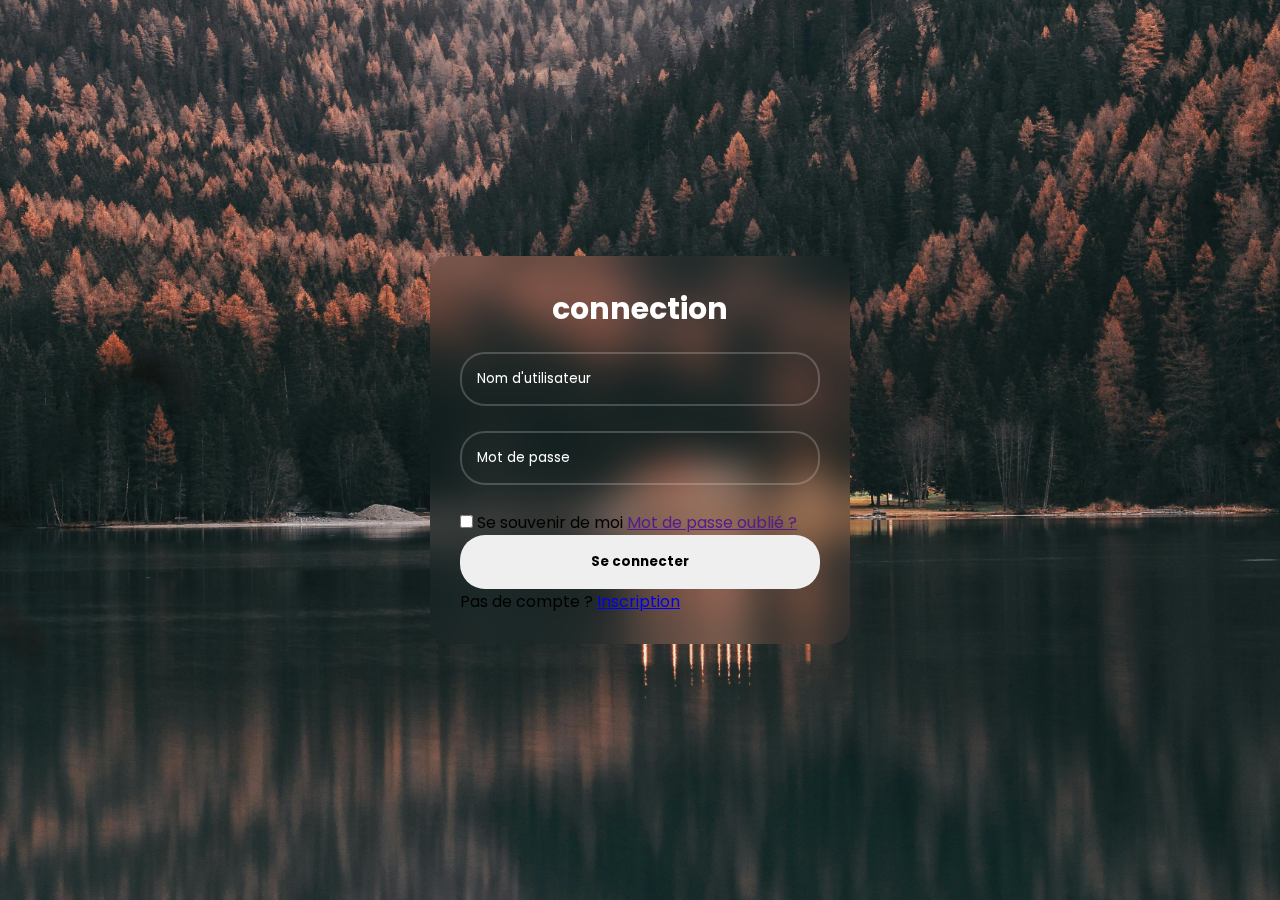
<file: HTML/protection.html>
<!DOCTYPE html>
<html lang="en">
<head>
    <meta charset="UTF-8">
    <meta name="viewport" content="width-device-width, initial-scale=1.0">
    <title> login from </title>
    <link rel="stylesheet" href="../CSS/protection.css">
    <link rel="stylesheet" href="https://cdnjs.cloudflare.com/ajax/libs/font-awesome/6.0.0-beta3/css/all.min.css" integrity="sha512-Fo3rlrZj/k7ujTnHg4CGR2D7kSs0v4LLanw2qksYuRlEzO+tcaEPQogQ0KaoGN26/zrn20ImR1DfuLWnOo7aBA==" crossorigin="anonymous" referrerpolicy="no-referrer" />
</head>
<body>
    <section>
        <h1>connection</h1>
        <div class="input-box">
            <input type="text" placeholder="Nom d'utilisateur">
            <i class="fa-solid fa-user"></i>
        </div>
        <div class="input-box">
            <input type="password" placeholder="Mot de passe">
            <i class="fa-solid fa-lock"></i>
        </div>
        <div class="remenber-forget">
            <label><input type="checkbox"> Se souvenir de moi</label>
            <a href="">Mot de passe oublié ?</a>
        </div>
        <button class="login-btn">Se connecter</button>
        <div class="registrer-link">
            <p> Pas de compte ? <a href="#">Inscription</a></p>  
        </div>
    </section>
</body>
</html>
</file>
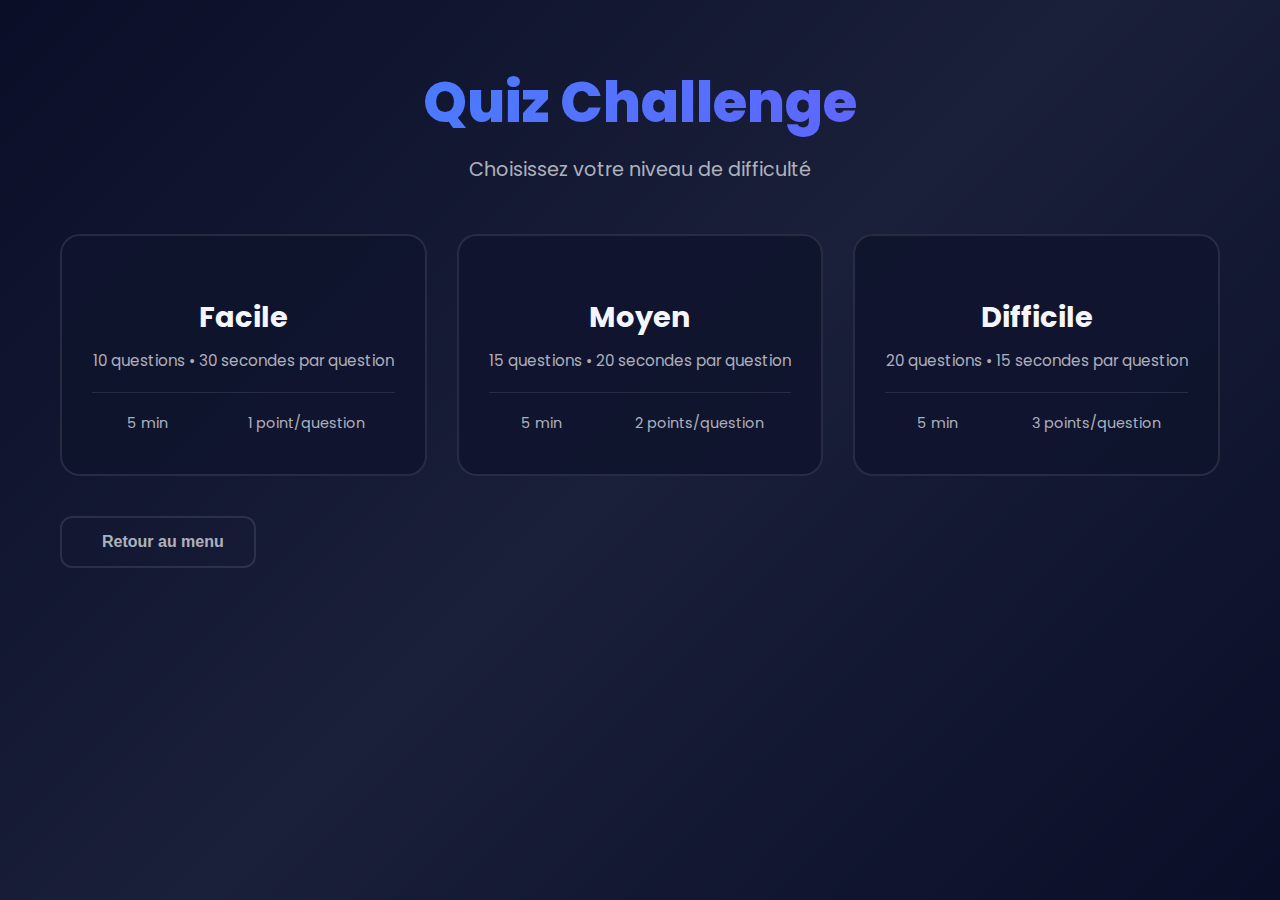
<file: HTML/quiz.html>
<!DOCTYPE html>
<html lang="fr">
<head>
    <meta charset="UTF-8">
    <meta name="viewport" content="width=device-width, initial-scale=1.0">
    <title>Quiz Challenge - Testez vos connaissances</title>
    <link rel="stylesheet" href="https://cdnjs.cloudflare.com/ajax/libs/font-awesome/6.5.1/css/all.min.css" integrity="sha512-DTOQO9RWCH3ppGqcWaEA1BIZOC6xxalwEsw9c2QQeAIftl+Vegovlnee1c9QX4TctnWMn13TZye+giMm8e2LwA==" crossorigin="anonymous" referrerpolicy="no-referrer" />
    <link rel="stylesheet" href="../CSS/quiz.css">
</head>
<body>
    <!-- Écran de sélection de niveau -->
    <div id="level-selection" class="screen active">
        <div class="container">
            <h1 class="main-title">
                <i class="fa-solid fa-brain"></i>
                Quiz Challenge
            </h1>
            <p class="subtitle">Choisissez votre niveau de difficulté</p>
            
            <div class="levels-grid">
                <div class="level-card" data-level="easy">
                    <div class="level-icon">
                        <i class="fa-solid fa-seedling"></i>
                    </div>
                    <h3>Facile</h3>
                    <p>10 questions • 30 secondes par question</p>
                    <div class="level-info">
                        <span><i class="fa-solid fa-clock"></i> 5 min</span>
                        <span><i class="fa-solid fa-star"></i> 1 point/question</span>
                    </div>
                </div>
                
                <div class="level-card" data-level="medium">
                    <div class="level-icon">
                        <i class="fa-solid fa-fire"></i>
                    </div>
                    <h3>Moyen</h3>
                    <p>15 questions • 20 secondes par question</p>
                    <div class="level-info">
                        <span><i class="fa-solid fa-clock"></i> 5 min</span>
                        <span><i class="fa-solid fa-star"></i> 2 points/question</span>
                    </div>
                </div>
                
                <div class="level-card" data-level="hard">
                    <div class="level-icon">
                        <i class="fa-solid fa-trophy"></i>
                    </div>
                    <h3>Difficile</h3>
                    <p>20 questions • 15 secondes par question</p>
                    <div class="level-info">
                        <span><i class="fa-solid fa-clock"></i> 5 min</span>
                        <span><i class="fa-solid fa-star"></i> 3 points/question</span>
                    </div>
                </div>
            </div>
            
            <button class="btn-back" onclick="window.location.href='menu.html'">
                <i class="fa-solid fa-arrow-left"></i> Retour au menu
            </button>
        </div>
    </div>

    <!-- Écran de jeu -->
    <div id="game-screen" class="screen">
        <div class="game-header">
            <div class="header-left">
                <button class="btn-pause" id="pause-btn">
                    <i class="fa-solid fa-pause"></i>
                </button>
                <div class="level-badge" id="current-level-badge">
                    <i class="fa-solid fa-fire"></i>
                    <span>Moyen</span>
                </div>
            </div>
            
            <div class="header-center">
                <div class="clock-container">
                    <div class="clock-face" id="clock-face">
                        <div class="clock-hand" id="clock-hand"></div>
                        <div class="clock-center"></div>
                    </div>
                    <div class="timer-text" id="timer-text">20</div>
                </div>
            </div>
            
            <div class="header-right">
                <div class="score-display">
                    <i class="fa-solid fa-star"></i>
                    <span id="current-score">0</span>
                </div>
                <div class="progress-info">
                    <span id="question-number">1</span> / <span id="total-questions">15</span>
                </div>
            </div>
        </div>

        <div class="game-content">
            <div class="progress-bar-container">
                <div class="progress-bar" id="progress-bar"></div>
            </div>

            <div class="question-container">
                <div class="question-number-badge">
                    Question <span id="question-num">1</span>
                </div>
                <h2 class="question-text" id="question-text">
                    Chargement de la question...
                </h2>
            </div>

            <div class="answers-container" id="answers-container">
                <!-- Les réponses seront générées dynamiquement -->
            </div>

            <div class="game-footer">
                <button class="btn-next" id="next-btn" disabled>
                    Question suivante
                    <i class="fa-solid fa-arrow-right"></i>
                </button>
            </div>
        </div>
    </div>

    <!-- Écran de résultats -->
    <div id="results-screen" class="screen">
        <div class="container">
            <div class="results-content">
                <div class="results-icon" id="results-icon">
                    <i class="fa-solid fa-trophy"></i>
                </div>
                <h1 class="results-title" id="results-title">Félicitations !</h1>
                <p class="results-subtitle" id="results-subtitle">Vous avez terminé le quiz</p>
                
                <div class="stats-grid">
                    <div class="stat-card">
                        <div class="stat-icon">
                            <i class="fa-solid fa-check-circle"></i>
                        </div>
                        <div class="stat-value" id="correct-answers">0</div>
                        <div class="stat-label">Bonnes réponses</div>
                    </div>
                    
                    <div class="stat-card">
                        <div class="stat-icon">
                            <i class="fa-solid fa-star"></i>
                        </div>
                        <div class="stat-value" id="final-score">0</div>
                        <div class="stat-label">Score total</div>
                    </div>
                    
                    <div class="stat-card">
                        <div class="stat-icon">
                            <i class="fa-solid fa-percent"></i>
                        </div>
                        <div class="stat-value" id="percentage">0%</div>
                        <div class="stat-label">Taux de réussite</div>
                    </div>
                    
                    <div class="stat-card">
                        <div class="stat-icon">
                            <i class="fa-solid fa-clock"></i>
                        </div>
                        <div class="stat-value" id="time-taken">0:00</div>
                        <div class="stat-label">Temps écoulé</div>
                    </div>
                </div>

                <div class="results-actions">
                    <button class="btn-primary" id="play-again-btn">
                        <i class="fa-solid fa-redo"></i>
                        Rejouer
                    </button>
                    <button class="btn-secondary" id="change-level-btn">
                        <i class="fa-solid fa-layer-group"></i>
                        Changer de niveau
                    </button>
                    <button class="btn-back" onclick="window.location.href='menu.html'">
                        <i class="fa-solid fa-home"></i>
                        Retour au menu
                    </button>
                </div>
            </div>
        </div>
    </div>

    <!-- Modal de pause -->
    <div id="pause-modal" class="modal">
        <div class="modal-content">
            <h2><i class="fa-solid fa-pause"></i> Jeu en pause</h2>
            <p>Le chronomètre est arrêté. Que souhaitez-vous faire ?</p>
            <div class="modal-actions">
                <button class="btn-primary" id="resume-btn">
                    <i class="fa-solid fa-play"></i>
                    Reprendre
                </button>
                <button class="btn-secondary" id="quit-btn">
                    <i class="fa-solid fa-sign-out-alt"></i>
                    Quitter
                </button>
            </div>
        </div>
    </div>
    <script src="../JS/quiz.js" defer></script>
</body>
</html>
</file>
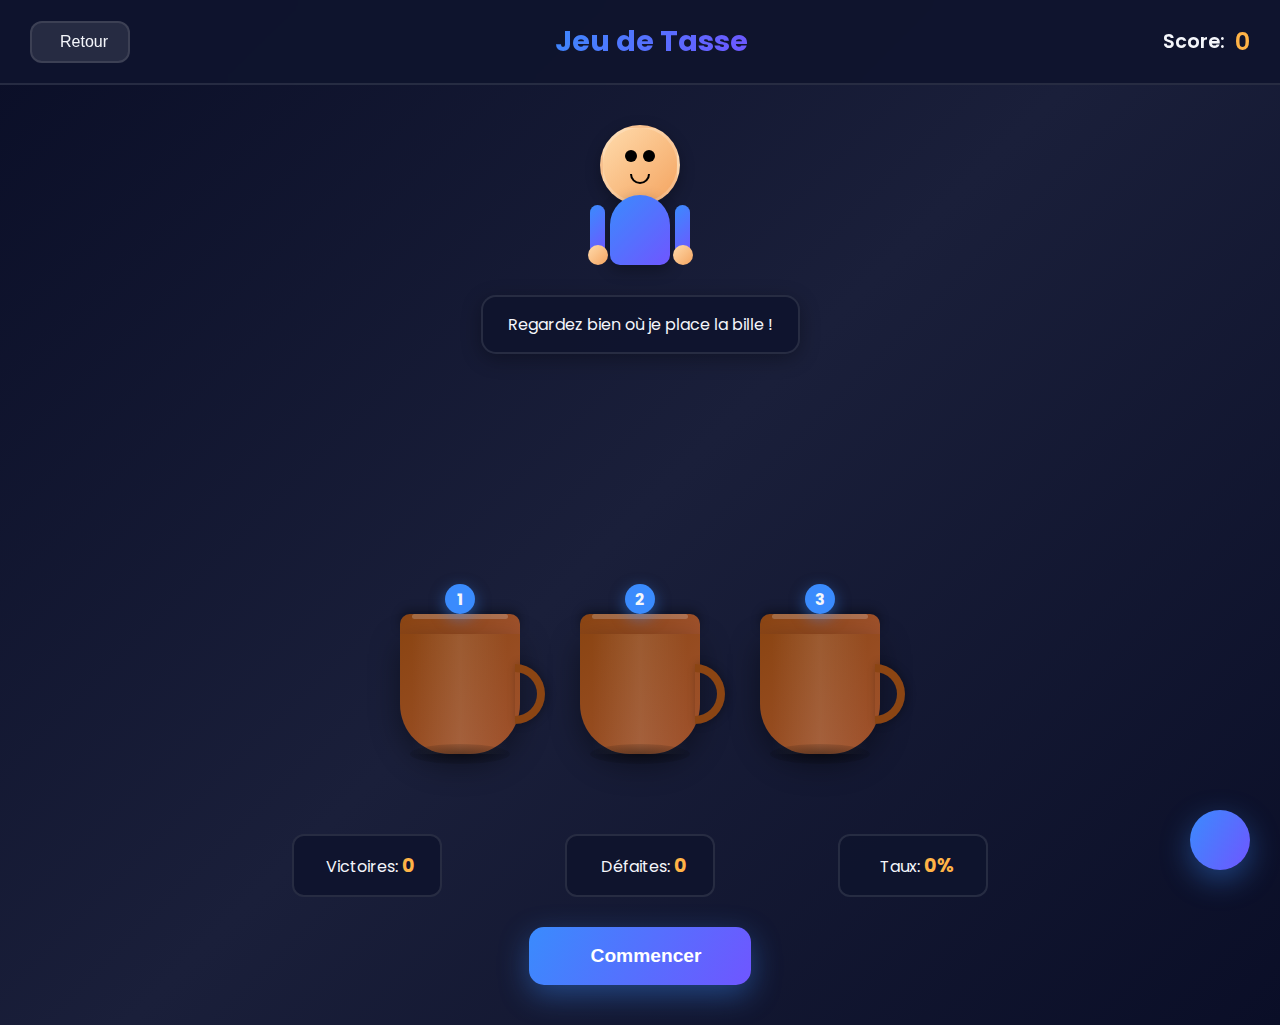
<file: HTML/tasse.html>
<!DOCTYPE html>
<html lang="fr">
<head>
    <meta charset="UTF-8">
    <meta name="viewport" content="width=device-width, initial-scale=1.0">
    <title>Jeu de Tasse - Trouvez la bille</title>
    <link rel="stylesheet" href="https://cdnjs.cloudflare.com/ajax/libs/font-awesome/6.5.1/css/all.min.css" integrity="sha512-DTOQO9RWCH3ppGqcWaEA1BIZOC6xxalwEsw9c2QQeAIftl+Vegovlnee1c9QX4TctnWMn13TZye+giMm8e2LwA==" crossorigin="anonymous" referrerpolicy="no-referrer" />
    <link rel="stylesheet" href="../CSS/tasse.css">
</head>
<body>
    <div class="game-container">
        <!-- En-tête -->
        <header class="game-header">
            <button class="btn-back" onclick="window.location.href='menu.html'">
                <i class="fa-solid fa-arrow-left"></i> Retour
            </button>
            <h1 class="game-title">
                <i class="fa-solid fa-mug-hot"></i>
                Jeu de Tasse
            </h1>
            <div class="score-display">
                <span class="score-label">Score:</span>
                <span class="score-value" id="score">0</span>
            </div>
        </header>

        <!-- Zone de jeu principale -->
        <main class="game-main">
            <!-- Personnage qui mélange -->
            <div class="character-section">
                <div class="character" id="character">
                    <div class="character-head">
                        <div class="character-face">
                            <div class="eye left"></div>
                            <div class="eye right"></div>
                            <div class="mouth"></div>
                        </div>
                    </div>
                    <div class="character-body">
                        <div class="character-arm left" id="left-arm">
                            <div class="hand"></div>
                        </div>
                        <div class="character-arm right" id="right-arm">
                            <div class="hand"></div>
                        </div>
                    </div>
                </div>
                <div class="character-message" id="character-message">
                    Regardez bien où je place la bille !
                </div>
            </div>

            <!-- Zone des tasses -->
            <div class="cups-container" id="cups-container">
                <div class="cup-wrapper" data-cup="0">
                    <div class="cup" id="cup-0">
                        <div class="cup-top"></div>
                        <div class="cup-body">
                            <div class="cup-handle"></div>
                        </div>
                        <div class="cup-shadow"></div>
                    </div>
                    <div class="cup-number">1</div>
                </div>

                <div class="cup-wrapper" data-cup="1">
                    <div class="cup" id="cup-1">
                        <div class="cup-top"></div>
                        <div class="cup-body">
                            <div class="cup-handle"></div>
                        </div>
                        <div class="cup-shadow"></div>
                    </div>
                    <div class="cup-number">2</div>
                </div>

                <div class="cup-wrapper" data-cup="2">
                    <div class="cup" id="cup-2">
                        <div class="cup-top"></div>
                        <div class="cup-body">
                            <div class="cup-handle"></div>
                        </div>
                        <div class="cup-shadow"></div>
                    </div>
                    <div class="cup-number">3</div>
                </div>
            </div>

            <!-- Bille -->
            <div class="ball" id="ball">
                <div class="ball-shine"></div>
            </div>

            <!-- Zone de contrôle -->
            <div class="controls-section">
                <div class="game-info">
                    <div class="info-item">
                        <i class="fa-solid fa-trophy"></i>
                        <span>Victoires: <strong id="wins">0</strong></span>
                    </div>
                    <div class="info-item">
                        <i class="fa-solid fa-times-circle"></i>
                        <span>Défaites: <strong id="losses">0</strong></span>
                    </div>
                    <div class="info-item">
                        <i class="fa-solid fa-chart-line"></i>
                        <span>Taux: <strong id="win-rate">0%</strong></span>
                    </div>
                </div>

                <button class="btn-start" id="start-btn">
                    <i class="fa-solid fa-play"></i>
                    Commencer
                </button>
            </div>
        </main>

        <!-- Message de résultat -->
        <div class="result-overlay" id="result-overlay">
            <div class="result-content">
                <div class="result-icon" id="result-icon">
                    <i class="fa-solid fa-check-circle"></i>
                </div>
                <h2 class="result-title" id="result-title">Bravo !</h2>
                <p class="result-message" id="result-message">Vous avez trouvé la bille !</p>
                <div class="result-actions">
                    <button class="btn-primary" id="play-again-btn">
                        <i class="fa-solid fa-redo"></i>
                        Rejouer
                    </button>
                    <button class="btn-secondary" onclick="window.location.href='menu.html'">
                        <i class="fa-solid fa-home"></i>
                        Menu
                    </button>
                </div>
            </div>
        </div>

        <!-- Instructions -->
        <div class="instructions" id="instructions">
            <div class="instructions-content">
                <h3><i class="fa-solid fa-info-circle"></i> Instructions</h3>
                <ul>
                    <li>Cliquez sur "Commencer" pour lancer le jeu</li>
                    <li>Regardez bien où la bille est placée</li>
                    <li>Les tasses seront mélangées rapidement</li>
                    <li>Cliquez sur la tasse où vous pensez que se trouve la bille</li>
                    <li>Gagnez des points en trouvant la bonne tasse !</li>
                </ul>
                <button class="btn-close-instructions" id="close-instructions">
                    <i class="fa-solid fa-times"></i>
                </button>
            </div>
        </div>

        <button class="btn-help" id="help-btn" title="Aide">
            <i class="fa-solid fa-question-circle"></i>
        </button>
    </div>

    <script src="../JS/tasse.js" defer></script>
</body>
</html>
</file>
<file: CSS/helps.css>
:root {
    --bg: #030918;
    --bg-secondary: #050f27;
    --outline: rgba(255, 255, 255, 0.08);
    --text: #f4f6fb;
    --muted: rgba(244, 246, 251, 0.72);
    --accent: #53b3ff;
    --accent-strong: #8a4bff;
    --success: #52ffa8;
}

*,
*::before,
*::after {
    box-sizing: border-box;
}

body {
    min-height: 100vh;
    margin: 0;
    font-family: "Space Grotesk", "Poppins", system-ui, -apple-system, sans-serif;
    background: var(--bg);
    color: var(--text);
    overflow-x: hidden;
}

::selection {
    background: rgba(83, 179, 255, 0.35);
    color: #fff;
}

.scene {
    position: fixed;
    inset: 0;
    z-index: -2;
    overflow: hidden;
}

.scene__glow {
    position: absolute;
    width: 60vw;
    height: 60vw;
    top: -20vw;
    left: 50%;
    transform: translateX(-50%);
    background: radial-gradient(circle, rgba(99, 101, 241, 0.5), transparent 60%);
    filter: blur(40px);
    animation: floatGlow 12s ease-in-out infinite alternate;
}

.scene__grid {
    position: absolute;
    inset: 0;
    background:
        linear-gradient(transparent 95%, rgba(255, 255, 255, 0.05) 95%) top/100% 32px,
        linear-gradient(90deg, transparent 95%, rgba(255, 255, 255, 0.05) 95%) left/32px 100%;
    opacity: 0.25;
    transform: perspective(600px) rotateX(50deg);
}

.page-header {
    width: min(1100px, 100%);
    padding: 30px 24px 0;
    margin: 0 auto;
}

.back-link {
    display: inline-flex;
    align-items: center;
    gap: 10px;
    text-decoration: none;
    color: var(--muted);
    font-weight: 600;
    border: 1px solid var(--outline);
    background: rgba(255, 255, 255, 0.04);
    padding: 10px 14px;
    border-radius: 999px;
    transition: transform 0.2s ease, color 0.2s ease;
}

.back-link:hover {
    transform: translateY(-2px);
    color: var(--text);
}

.page-title {
    margin-top: 28px;
    text-align: center;
}

.page-eyebrow {
    text-transform: uppercase;
    letter-spacing: 0.35em;
    font-size: 0.75rem;
    color: var(--muted);
    margin: 0 0 12px;
}

.page-title h1 {
    font-size: clamp(2.2rem, 4vw, 3.2rem);
    margin: 0 0 10px;
}

.page-subtitle {
    margin: 0;
    color: var(--muted);
    line-height: 1.6;
}

.page-content {
    width: min(1100px, 100%);
    padding: 38px 24px 120px;
    margin: 0 auto;
    display: flex;
    flex-direction: column;
    gap: 24px;
}

.help__card {
    max-width: 920px;
    margin: 0 auto;
    border-radius: 22px;
    border: 1px solid rgba(255, 255, 255, 0.08);
    background: rgba(5, 13, 32, 0.75);
    overflow: hidden;
    box-shadow: 0 26px 55px rgba(0, 0, 0, 0.35);
}

.help__top {
    display: flex;
    align-items: center;
    justify-content: space-between;
    gap: 16px;
    padding: 16px 18px;
    border-bottom: 1px solid rgba(255, 255, 255, 0.06);
    background: linear-gradient(120deg, rgba(83, 179, 255, 0.12), rgba(138, 75, 255, 0.12));
}

.help__top-left {
    display: flex;
    align-items: center;
    gap: 12px;
}

.help__badge {
    width: 40px;
    height: 40px;
    border-radius: 14px;
    display: grid;
    place-items: center;
    background: rgba(255, 255, 255, 0.06);
    border: 1px solid rgba(255, 255, 255, 0.1);
    box-shadow: 0 12px 30px rgba(0, 0, 0, 0.25);
}

.help__top-title {
    font-weight: 800;
    letter-spacing: 0.01em;
}

.help__top-subtitle {
    color: var(--muted);
    font-size: 0.88rem;
    margin-top: 2px;
}

.help__status {
    display: inline-flex;
    align-items: center;
    gap: 8px;
    padding: 8px 12px;
    border-radius: 999px;
    border: 1px solid rgba(255, 255, 255, 0.12);
    background: rgba(0, 0, 0, 0.18);
    color: var(--text);
    font-weight: 700;
    font-size: 0.85rem;
}

.help__actions {
    display: inline-flex;
    align-items: center;
    gap: 10px;
}

.icon-btn {
    width: 42px;
    height: 42px;
    border-radius: 999px;
    border: 1px solid rgba(255, 255, 255, 0.12);
    background: rgba(0, 0, 0, 0.18);
    color: var(--text);
    display: grid;
    place-items: center;
    cursor: pointer;
    transition: transform 0.2s ease, background 0.2s ease, border-color 0.2s ease;
}

.icon-btn:hover {
    transform: translateY(-2px);
    background: rgba(83, 179, 255, 0.12);
    border-color: rgba(83, 179, 255, 0.25);
}

.help__dot {
    width: 8px;
    height: 8px;
    border-radius: 50%;
    background: var(--success);
    box-shadow: 0 0 0 4px rgba(82, 255, 168, 0.16);
}

.help__messages {
    padding: 18px;
    height: 360px;
    overflow: auto;
    display: flex;
    flex-direction: column;
    gap: 10px;
}

.help__messages::-webkit-scrollbar {
    width: 10px;
}

.help__messages::-webkit-scrollbar-thumb {
    background: rgba(255, 255, 255, 0.12);
    border-radius: 999px;
    border: 2px solid rgba(0, 0, 0, 0.25);
}

.help-msg {
    width: fit-content;
    max-width: min(680px, 90%);
    padding: 10px 12px;
    border-radius: 14px;
    font-size: 0.95rem;
    line-height: 1.45;
    border: 1px solid rgba(255, 255, 255, 0.08);
    box-shadow: 0 18px 40px rgba(0, 0, 0, 0.22);
    position: relative;
}

.help-msg__copy {
    position: absolute;
    top: 8px;
    right: 8px;
    width: 34px;
    height: 34px;
    border-radius: 999px;
    border: 1px solid rgba(255, 255, 255, 0.12);
    background: rgba(0, 0, 0, 0.18);
    color: var(--text);
    display: grid;
    place-items: center;
    cursor: pointer;
    opacity: 0;
    transition: opacity 0.18s ease, transform 0.18s ease;
}

.help-msg--bot:hover .help-msg__copy {
    opacity: 1;
    transform: translateY(-1px);
}

.help-msg--bot {
    align-self: flex-start;
    background: rgba(83, 179, 255, 0.12);
    border-color: rgba(83, 179, 255, 0.22);
}

.help-msg--user {
    align-self: flex-end;
    background: rgba(82, 255, 168, 0.12);
    border-color: rgba(82, 255, 168, 0.22);
}

.help__chips {
    display: flex;
    flex-wrap: wrap;
    gap: 10px;
    padding: 14px 18px;
    border-top: 1px solid rgba(255, 255, 255, 0.06);
    background: rgba(0, 0, 0, 0.14);
}

.help-chip {
    appearance: none;
    border: 1px solid rgba(255, 255, 255, 0.12);
    background: rgba(255, 255, 255, 0.06);
    color: var(--text);
    padding: 8px 12px;
    border-radius: 999px;
    cursor: pointer;
    font-weight: 700;
    font-size: 0.85rem;
    transition: transform 0.2s ease, background 0.2s ease, border-color 0.2s ease;
}

.help-chip:hover {
    transform: translateY(-2px);
    background: rgba(83, 179, 255, 0.12);
    border-color: rgba(83, 179, 255, 0.25);
}

.help__form {
    padding: 16px 18px 18px;
    display: flex;
    gap: 12px;
    align-items: center;
    border-top: 1px solid rgba(255, 255, 255, 0.06);
}


.help__form input {
    flex: 1;
    border-radius: 999px;
    padding: 12px 16px;
    border: 1px solid rgba(255, 255, 255, 0.14);
    background: rgba(0, 0, 0, 0.22);
    color: var(--text);
    min-width: 0;
}

.help__form input:focus {
    outline: none;
    border-color: rgba(83, 179, 255, 0.65);
}

.btn {
    border: none;
    border-radius: 999px;
    padding: 12px 18px;
    font-weight: 700;
    cursor: pointer;
    color: var(--text);
    background: linear-gradient(120deg, var(--accent), var(--accent-strong));
    box-shadow: 0 16px 34px rgba(83, 179, 255, 0.28);
    display: inline-flex;
    align-items: center;
    justify-content: center;
    gap: 10px;
    transition: transform 0.2s ease;
    white-space: nowrap;
}

.btn:hover {
    transform: translateY(-2px);
}


.sr-only {
    position: absolute;
    width: 1px;
    height: 1px;
    padding: 0;
    margin: -1px;
    overflow: hidden;
    clip: rect(0, 0, 0, 0);
    white-space: nowrap;
    border: 0;
}

@media (max-width: 640px) {
    .help__messages {
        height: 300px;
    }

    .help__form {
        flex-direction: column;
        align-items: stretch;
    }

    .help__top {
        flex-direction: column;
        align-items: flex-start;
    }
}

@keyframes floatGlow {
    from { transform: translate(-50%, 0); }
    to { transform: translate(-45%, 30px); }
}
</file>
<file: CSS/id.css>
:root {
    --bg: #030918;
    --bg-secondary: #050f27;
    --outline: rgba(255, 255, 255, 0.08);
    --text: #f4f6fb;
    --muted: rgba(244, 246, 251, 0.72);
    --accent: #53b3ff;
    --accent-strong: #8a4bff;
    --success: #52ffa8;
}

*,
*::before,
*::after {
    box-sizing: border-box;
    margin: 0;
    padding: 0;
}

body {
    height: 100vh;
    overflow: hidden;
    font-family: "Space Grotesk", "Poppins", system-ui, -apple-system, sans-serif;
    background: var(--bg);
    color: var(--text);
    position: relative;
    display: flex;
    flex-direction: column;
}

.scene {
    position: fixed;
    inset: 0;
    z-index: -2;
    overflow: hidden;
}

.scene__glow {
    position: absolute;
    width: 60vw;
    height: 60vw;
    top: -20vw;
    left: 50%;
    transform: translateX(-50%);
    background: radial-gradient(circle, rgba(99, 101, 241, 0.5), transparent 60%);
    filter: blur(40px);
    animation: floatGlow 12s ease-in-out infinite alternate;
}

@keyframes floatGlow {
    0% {
        transform: translateX(-50%) translateY(0);
    }
    100% {
        transform: translateX(-50%) translateY(20px);
    }
}

.scene__grid {
    position: absolute;
    inset: 0;
    background-image: 
        linear-gradient(rgba(83, 179, 255, 0.03) 1px, transparent 1px),
        linear-gradient(90deg, rgba(83, 179, 255, 0.03) 1px, transparent 1px);
    background-size: 50px 50px;
}

.profile-header {
    padding: 20px 32px;
    border-bottom: 1px solid var(--outline);
    background: linear-gradient(180deg, rgba(5, 15, 39, 0.8), rgba(5, 15, 39, 0.4));
    backdrop-filter: blur(20px);
    box-shadow: 0 4px 20px rgba(0, 0, 0, 0.2);
    position: relative;
    z-index: 10;
    flex-shrink: 0;
}

.nav {
    display: flex;
    justify-content: space-between;
    align-items: center;
    max-width: 1400px;
    margin: 0 auto;
}

.nav__logo {
    font-size: 24px;
    font-weight: 700;
    color: var(--text);
    text-decoration: none;
    letter-spacing: -0.5px;
}

.back-btn {
    display: flex;
    align-items: center;
    gap: 8px;
    padding: 10px 20px;
    color: var(--text);
    text-decoration: none;
    border: 1px solid var(--outline);
    border-radius: 8px;
    transition: all 0.3s ease;
    font-size: 14px;
}

.back-btn:hover {
    background: rgba(83, 179, 255, 0.1);
    border-color: var(--accent);
    transform: translateX(-2px);
}

.profile-container {
    max-width: 1400px;
    margin: 0 auto;
    padding: 24px 32px;
    flex: 1;
    overflow-y: auto;
    overflow-x: hidden;
    display: flex;
    align-items: center;
    justify-content: center;
    width: 100%;
}

.signup-section {
    width: 100%;
    display: flex;
    justify-content: center;
    align-items: center;
    height: 100%;
}

.signup-section .signup-container {
    width: min(480px, 100%);
    margin: 0 auto;
}

.profile-card {
    background: linear-gradient(135deg, rgba(5, 15, 39, 0.85), rgba(8, 25, 55, 0.75));
    border: 1px solid var(--outline);
    border-radius: 32px;
    padding: 40px;
    backdrop-filter: blur(20px);
    box-shadow: 
        0 25px 80px rgba(0, 0, 0, 0.4),
        0 0 0 1px rgba(255, 255, 255, 0.05) inset,
        0 1px 0 rgba(255, 255, 255, 0.1) inset;
    position: relative;
    overflow: hidden;
    width: 100%;
    max-width: 1200px;
    display: grid;
    grid-template-columns: 350px 1fr;
    gap: 40px;
    height: fit-content;
    max-height: calc(100vh - 120px);
}

.profile-card::before {
    content: '';
    position: absolute;
    top: 0;
    left: 0;
    right: 0;
    height: 1px;
    background: linear-gradient(90deg, transparent, var(--accent), transparent);
    opacity: 0.5;
}

.profile-header-section {
    text-align: center;
    padding-bottom: 32px;
    border-bottom: 1px solid var(--outline);
    position: relative;
    display: flex;
    flex-direction: column;
    justify-content: center;
    align-items: center;
    height: fit-content;
}

.profile-header-section::after {
    content: '';
    position: absolute;
    bottom: -1px;
    left: 50%;
    transform: translateX(-50%);
    width: 60px;
    height: 2px;
    background: linear-gradient(90deg, transparent, var(--accent), transparent);
    border-radius: 2px;
}

.profile-avatar {
    width: 120px;
    height: 120px;
    margin: 0 auto 24px;
    display: flex;
    align-items: center;
    justify-content: center;
    background: linear-gradient(135deg, var(--accent), var(--accent-strong));
    border-radius: 50%;
    font-size: 75px;
    color: var(--text);
    box-shadow: 
        0 15px 40px rgba(83, 179, 255, 0.4),
        0 0 0 4px rgba(83, 179, 255, 0.1),
        inset 0 0 20px rgba(255, 255, 255, 0.1);
    position: relative;
    transition: transform 0.3s ease;
}

.profile-avatar::before {
    content: '';
    position: absolute;
    inset: -4px;
    border-radius: 50%;
    background: linear-gradient(135deg, var(--accent), var(--accent-strong));
    opacity: 0.3;
    filter: blur(12px);
    z-index: -1;
}

.profile-avatar:hover {
    transform: scale(1.05);
}

.profile-name {
    font-size: 28px;
    font-weight: 700;
    margin-bottom: 10px;
    color: var(--text);
    letter-spacing: -0.5px;
    background: linear-gradient(135deg, var(--text), var(--accent));
    -webkit-background-clip: text;
    -webkit-text-fill-color: transparent;
    background-clip: text;
}

.profile-email {
    font-size: 15px;
    color: var(--muted);
    font-weight: 400;
    letter-spacing: 0.3px;
}

.profile-info {
    display: flex;
    flex-direction: column;
    gap: 32px;
    overflow-y: auto;
    max-height: calc(100vh - 200px);
    padding-right: 8px;
}

.profile-info::-webkit-scrollbar {
    width: 6px;
}

.profile-info::-webkit-scrollbar-track {
    background: rgba(255, 255, 255, 0.05);
    border-radius: 10px;
}

.profile-info::-webkit-scrollbar-thumb {
    background: rgba(83, 179, 255, 0.3);
    border-radius: 10px;
}

.profile-info::-webkit-scrollbar-thumb:hover {
    background: rgba(83, 179, 255, 0.5);
}

.profile-section {
    animation: fadeInUp 0.6s ease-out;
}

@keyframes fadeInUp {
    from {
        opacity: 0;
        transform: translateY(30px);
    }
    to {
        opacity: 1;
        transform: translateY(0);
    }
}

.info-section {
    position: relative;
}

.info-section h2 {
    font-size: 20px;
    font-weight: 700;
    margin-bottom: 20px;
    display: flex;
    align-items: center;
    gap: 12px;
    color: var(--accent);
    letter-spacing: -0.3px;
    padding-bottom: 10px;
    border-bottom: 1px solid rgba(83, 179, 255, 0.2);
}

.info-section h2 i {
    font-size: 20px;
    width: 32px;
    height: 32px;
    display: flex;
    align-items: center;
    justify-content: center;
    background: rgba(83, 179, 255, 0.15);
    border-radius: 8px;
    padding: 6px;
}

.info-grid {
    display: grid;
    grid-template-columns: repeat(2, 1fr);
    gap: 16px;
}

.info-item {
    padding: 18px;
    background: linear-gradient(135deg, rgba(255, 255, 255, 0.04), rgba(255, 255, 255, 0.02));
    border: 1px solid var(--outline);
    border-radius: 14px;
    transition: all 0.4s cubic-bezier(0.4, 0, 0.2, 1);
    position: relative;
    overflow: hidden;
}

.info-item::before {
    content: '';
    position: absolute;
    top: 0;
    left: 0;
    width: 100%;
    height: 2px;
    background: linear-gradient(90deg, transparent, var(--accent), transparent);
    transform: scaleX(0);
    transition: transform 0.4s ease;
}

.info-item:hover {
    background: linear-gradient(135deg, rgba(83, 179, 255, 0.08), rgba(138, 75, 255, 0.05));
    border-color: rgba(83, 179, 255, 0.4);
    transform: translateY(-4px);
    box-shadow: 0 12px 32px rgba(83, 179, 255, 0.15);
}

.info-item:hover::before {
    transform: scaleX(1);
}

.info-item label {
    display: block;
    font-size: 11px;
    color: var(--muted);
    text-transform: uppercase;
    letter-spacing: 1px;
    margin-bottom: 10px;
    font-weight: 600;
    opacity: 0.8;
}

.info-item p {
    font-size: 17px;
    color: var(--text);
    font-weight: 600;
    letter-spacing: 0.2px;
}

.stats-grid {
    display: grid;
    grid-template-columns: repeat(3, 1fr);
    gap: 16px;
}

.stat-card {
    display: flex;
    flex-direction: column;
    align-items: center;
    text-align: center;
    gap: 12px;
    padding: 20px;
    background: linear-gradient(135deg, rgba(255, 255, 255, 0.05), rgba(255, 255, 255, 0.02));
    border: 1px solid var(--outline);
    border-radius: 16px;
    transition: all 0.4s cubic-bezier(0.4, 0, 0.2, 1);
    position: relative;
    overflow: hidden;
}

.stat-card::before {
    content: '';
    position: absolute;
    top: 0;
    left: 0;
    width: 4px;
    height: 100%;
    background: linear-gradient(180deg, var(--accent), var(--accent-strong));
    transform: scaleY(0);
    transition: transform 0.4s ease;
}

.stat-card:hover {
    background: linear-gradient(135deg, rgba(83, 179, 255, 0.1), rgba(138, 75, 255, 0.06));
    border-color: rgba(83, 179, 255, 0.4);
    transform: translateY(-4px);
    box-shadow: 0 12px 32px rgba(83, 179, 255, 0.2);
}

.stat-card:hover::before {
    transform: scaleY(1);
}

.stat-card i {
    font-size: 32px;
    color: var(--accent);
    width: 50px;
    height: 50px;
    display: flex;
    align-items: center;
    justify-content: center;
    background: rgba(83, 179, 255, 0.15);
    border-radius: 12px;
    transition: all 0.3s ease;
}

.stat-card:hover i {
    background: rgba(83, 179, 255, 0.25);
    transform: scale(1.1);
}

.stat-card div {
    display: flex;
    flex-direction: column;
}

.stat-value {
    font-size: 32px;
    font-weight: 800;
    color: var(--text);
    letter-spacing: -0.5px;
    background: linear-gradient(135deg, var(--text), var(--accent));
    -webkit-background-clip: text;
    -webkit-text-fill-color: transparent;
    background-clip: text;
}

.stat-label {
    font-size: 11px;
    color: var(--muted);
    text-transform: uppercase;
    letter-spacing: 1px;
    font-weight: 600;
    margin-top: 4px;
}

.actions-grid {
    display: grid;
    grid-template-columns: repeat(3, 1fr);
    gap: 12px;
}

.action-btn {
    display: flex;
    align-items: center;
    justify-content: center;
    gap: 10px;
    padding: 14px 20px;
    background: linear-gradient(135deg, rgba(83, 179, 255, 0.12), rgba(83, 179, 255, 0.08));
    border: 1px solid rgba(83, 179, 255, 0.3);
    border-radius: 12px;
    color: var(--text);
    font-size: 14px;
    font-weight: 600;
    cursor: pointer;
    transition: all 0.4s cubic-bezier(0.4, 0, 0.2, 1);
    text-decoration: none;
    position: relative;
    overflow: hidden;
    letter-spacing: 0.3px;
}

.action-btn::before {
    content: '';
    position: absolute;
    top: 50%;
    left: 50%;
    width: 0;
    height: 0;
    border-radius: 50%;
    background: rgba(83, 179, 255, 0.2);
    transform: translate(-50%, -50%);
    transition: width 0.6s ease, height 0.6s ease;
}

.action-btn:hover::before {
    width: 300px;
    height: 300px;
}

.action-btn:hover {
    background: linear-gradient(135deg, rgba(83, 179, 255, 0.2), rgba(83, 179, 255, 0.15));
    border-color: var(--accent);
    transform: translateY(-3px);
    box-shadow: 0 12px 28px rgba(83, 179, 255, 0.3);
}

.action-btn:active {
    transform: translateY(-1px);
}

.action-btn i {
    font-size: 16px;
}

.logout-btn {
    background: rgba(255, 77, 77, 0.1);
    border-color: rgba(255, 77, 77, 0.5);
}

.logout-btn:hover {
    background: rgba(255, 77, 77, 0.2);
    border-color: rgba(255, 77, 77, 0.8);
}

@media (max-width: 1024px) {
    .profile-card {
        grid-template-columns: 1fr;
        gap: 32px;
        padding: 32px;
    }

    .profile-header-section {
        border-bottom: 1px solid var(--outline);
        padding-bottom: 24px;
        margin-bottom: 0;
    }

    .profile-info {
        max-height: none;
    }
}

@media (max-width: 768px) {
    body {
        overflow-y: auto;
    }

    .profile-container {
        padding: 20px 16px;
    }

    .profile-card {
        padding: 28px 20px;
        border-radius: 24px;
        max-height: none;
    }

    .profile-header-section {
        margin-bottom: 40px;
        padding-bottom: 32px;
    }

    .profile-avatar {
        width: 120px;
        height: 120px;
        font-size: 75px;
    }

    .profile-name {
        font-size: 28px;
    }

    .profile-email {
        font-size: 15px;
    }

    .info-section h2 {
        font-size: 20px;
    }

    .info-grid,
    .stats-grid,
    .actions-grid {
        grid-template-columns: 1fr;
        gap: 16px;
    }

    .info-item,
    .stat-card {
        padding: 20px;
    }

    .action-btn {
        padding: 16px 24px;
    }

    .nav {
        flex-direction: column;
        gap: 16px;
        align-items: flex-start;
    }

    .profile-header {
        padding: 20px 24px;
    }
}

/* Modal Styles */
.modal {
    position: fixed;
    inset: 0;
    background: rgba(3, 9, 24, 0.8);
    display: flex;
    align-items: center;
    justify-content: center;
    z-index: 1000;
    backdrop-filter: blur(4px);
}

.modal-content {
    background: linear-gradient(135deg, rgba(5, 15, 39, 0.95), rgba(3, 9, 24, 0.95));
    border: 1px solid rgba(83, 179, 255, 0.2);
    border-radius: 16px;
    padding: 32px;
    max-width: 500px;
    width: 90%;
    max-height: 90vh;
    overflow-y: auto;
    box-shadow: 0 20px 60px rgba(0, 0, 0, 0.5);
    animation: modalSlideIn 0.3s ease-out;
}

@keyframes modalSlideIn {
    from {
        opacity: 0;
        transform: translateY(-20px);
    }
    to {
        opacity: 1;
        transform: translateY(0);
    }
}

.modal-header {
    display: flex;
    justify-content: space-between;
    align-items: center;
    margin-bottom: 24px;
}

.modal-header h2 {
    font-size: 24px;
    font-weight: 600;
    color: var(--text);
}

.modal-close {
    background: none;
    border: none;
    color: var(--text);
    font-size: 24px;
    cursor: pointer;
    padding: 8px;
    display: flex;
    align-items: center;
    justify-content: center;
    transition: color 0.3s ease;
}

.modal-close:hover {
    color: var(--accent);
}

.edit-form {
    display: flex;
    flex-direction: column;
    gap: 20px;
}

.edit-form .input-box {
    position: relative;
    display: flex;
    flex-direction: column;
}

.edit-form .input-box label {
    color: var(--text);
    font-size: 14px;
    margin-bottom: 8px;
    font-weight: 500;
}

.edit-form .input-box input {
    background: rgba(255, 255, 255, 0.05);
    border: 1px solid rgba(83, 179, 255, 0.3);
    padding: 12px 16px 12px 40px;
    border-radius: 8px;
    color: var(--text);
    font-size: 14px;
    transition: all 0.3s ease;
}

.edit-form .input-box input:focus {
    outline: none;
    background: rgba(255, 255, 255, 0.08);
    border-color: var(--accent);
    box-shadow: 0 0 12px rgba(83, 179, 255, 0.2);
}

.edit-form .input-box input:disabled {
    background: rgba(255, 255, 255, 0.02);
    color: var(--muted);
    cursor: not-allowed;
}

.edit-form .input-box i {
    position: absolute;
    left: 14px;
    top: 37px;
    color: var(--muted);
}

.edit-form .help-text {
    font-size: 12px;
    color: var(--muted);
    margin-top: 4px;
}

.modal-actions {
    display: flex;
    gap: 12px;
    margin-top: 24px;
    padding-top: 24px;
    border-top: 1px solid rgba(83, 179, 255, 0.1);
}

.cancel-btn,
.save-btn {
    flex: 1;
    padding: 12px 24px;
    border: none;
    border-radius: 8px;
    font-size: 14px;
    font-weight: 600;
    cursor: pointer;
    transition: all 0.3s ease;
}

.cancel-btn {
    background: rgba(255, 255, 255, 0.05);
    color: var(--text);
    border: 1px solid rgba(255, 255, 255, 0.1);
}

.cancel-btn:hover {
    background: rgba(255, 255, 255, 0.08);
}

.save-btn {
    background: linear-gradient(135deg, var(--accent), var(--accent-strong));
    color: var(--bg);
    font-weight: 700;
}

.save-btn:hover {
    transform: translateY(-2px);
    box-shadow: 0 8px 20px rgba(83, 179, 255, 0.3);
}

.save-btn:active {
    transform: translateY(0);
}

@media (max-width: 768px) {
    .modal-content {
        padding: 24px;
    }
}
</file>
<file: CSS/inscription.css>
@import url('https://fonts.googleapis.com/css2?family=Poppins:ital,wght@0,100;0,200;0,300;0,400;0,500;0,600;0,700;0,800;0,900;1,100;1,200;1,300;1,400;1,500;1,600;1,700;1,800;1,900&display=swap');

* {
    margin: 0;
    padding: 0;
    box-sizing: border-box;
    font-family: "Poppins", sans-serif;
}

body {
    display: flex;
    justify-content: center;
    align-items: center;
    min-height: 100vh;
    padding: 20px;
    color: #f4f6fb;
    background: linear-gradient(135deg, rgba(5,14,30,0.95), rgba(7,48,110,0.9)),
                url(../Photos_principales/protection.jpg) center/cover no-repeat;
}

.signup-container {
    width: min(480px, 100%);
    padding: 42px 36px;
    border-radius: 24px;
    background: rgba(5, 13, 32, 0.65);
    border: 1px solid rgba(255, 255, 255, 0.15);
    box-shadow: 0 18px 45px rgba(0, 0, 0, 0.45);
    backdrop-filter: blur(18px);
    position: relative;
    overflow: hidden;
}

.signup-header {
    text-align: center;
    margin-bottom: 32px;
}

.signup-header h1 {
    font-size: 32px;
    margin-bottom: 8px;
    letter-spacing: 1px;
    text-transform: uppercase;
}

.signup-header p {
    font-size: 14px;
    color: rgba(244, 246, 251, 0.7);
}

.social-auth {
    margin-bottom: 24px;
}

.social-auth__divider {
    text-align: center;
    font-size: 13px;
    color: rgba(244, 246, 251, 0.6);
    margin-bottom: 16px;
    position: relative;
}

.social-auth__divider::before,
.social-auth__divider::after {
    content: '';
    position: absolute;
    top: 50%;
    width: 30%;
    height: 1px;
    background: rgba(255, 255, 255, 0.1);
}

.social-auth__divider::before {
    left: 0;
}

.social-auth__divider::after {
    right: 0;
}

.social-buttons {
    display: grid;
    grid-template-columns: repeat(2, 1fr);
    gap: 12px;
}

.social-btn {
    display: flex;
    align-items: center;
    justify-content: center;
    gap: 10px;
    padding: 12px 16px;
    border-radius: 20px;
    border: 1px solid rgba(255, 255, 255, 0.1);
    background: rgba(255, 255, 255, 0.05);
    color: var(--text);
    font-size: 14px;
    font-weight: 500;
    cursor: pointer;
    transition: all 0.3s ease;
    position: relative;
    overflow: hidden;
}

.social-btn::before {
    content: '';
    position: absolute;
    inset: 0;
    background: linear-gradient(135deg, transparent, rgba(255, 255, 255, 0.1), transparent);
    transform: translateX(-100%);
    transition: transform 0.5s ease;
}

.social-btn:hover::before {
    transform: translateX(100%);
}

.social-btn:hover {
    transform: translateY(-2px);
    border-color: rgba(255, 255, 255, 0.2);
    box-shadow: 0 8px 20px rgba(0, 0, 0, 0.2);
}

.social-btn:active {
    transform: translateY(0);
}

.social-btn i {
    font-size: 18px;
}

.social-btn--google {
    background: linear-gradient(135deg, rgba(234, 67, 53, 0.15), rgba(251, 188, 4, 0.1));
    border-color: rgba(234, 67, 53, 0.3);
}

.social-btn--google:hover {
    background: linear-gradient(135deg, rgba(234, 67, 53, 0.25), rgba(251, 188, 4, 0.15));
    border-color: rgba(234, 67, 53, 0.5);
    box-shadow: 0 8px 20px rgba(234, 67, 53, 0.2);
}

.social-btn--google i {
    color: #ea4335;
}

.social-btn--facebook {
    background: linear-gradient(135deg, rgba(24, 119, 242, 0.15), rgba(24, 119, 242, 0.1));
    border-color: rgba(24, 119, 242, 0.3);
}

.social-btn--facebook:hover {
    background: linear-gradient(135deg, rgba(24, 119, 242, 0.25), rgba(24, 119, 242, 0.15));
    border-color: rgba(24, 119, 242, 0.5);
    box-shadow: 0 8px 20px rgba(24, 119, 242, 0.2);
}

.social-btn--facebook i {
    color: #1877f2;
}

.social-btn--github {
    background: linear-gradient(135deg, rgba(36, 41, 47, 0.15), rgba(36, 41, 47, 0.1));
    border-color: rgba(255, 255, 255, 0.15);
}

.social-btn--github:hover {
    background: linear-gradient(135deg, rgba(36, 41, 47, 0.25), rgba(36, 41, 47, 0.15));
    border-color: rgba(255, 255, 255, 0.25);
    box-shadow: 0 8px 20px rgba(0, 0, 0, 0.3);
}

.social-btn--github i {
    color: #f4f6fb;
}

.social-btn--twitter {
    background: linear-gradient(135deg, rgba(29, 161, 242, 0.15), rgba(29, 161, 242, 0.1));
    border-color: rgba(29, 161, 242, 0.3);
}

.social-btn--twitter:hover {
    background: linear-gradient(135deg, rgba(29, 161, 242, 0.25), rgba(29, 161, 242, 0.15));
    border-color: rgba(29, 161, 242, 0.5);
    box-shadow: 0 8px 20px rgba(29, 161, 242, 0.2);
}

.social-btn--twitter i {
    color: #1da1f2;
}

.form-divider {
    text-align: center;
    margin: 24px 0;
    position: relative;
    color: rgba(244, 246, 251, 0.6);
    font-size: 13px;
}

.form-divider::before,
.form-divider::after {
    content: '';
    position: absolute;
    top: 50%;
    width: 42%;
    height: 1px;
    background: rgba(255, 255, 255, 0.1);
}

.form-divider::before {
    left: 0;
}

.form-divider::after {
    right: 0;
}

.signup-form {
    display: flex;
    flex-direction: column;
    gap: 20px;
}

.input-box {
    position: relative;
    width: 100%;
}

.input-box input {
    width: 100%;
    padding: 14px 50px 14px 18px;
    border-radius: 28px;
    border: 2px solid transparent;
    background: rgba(255, 255, 255, 0.08);
    color: inherit;
    font-size: 15px;
    outline: none;
    transition: border-color 0.25s ease, background 0.25s ease;
}

.input-box input::placeholder {
    color: rgba(244, 246, 251, 0.75);
}

.input-box input:focus {
    border-color: rgba(93, 155, 255, 0.9);
    background: rgba(255, 255, 255, 0.15);
}

.input-box.glow input {
    border-color: rgba(156, 201, 255, 0.95);
    background: rgba(255, 255, 255, 0.2);
    box-shadow: 0 0 22px rgba(81, 159, 255, 0.35);
}

.input-box.error input {
    border-color: rgba(255, 87, 87, 0.8);
    background: rgba(255, 87, 87, 0.1);
}

.input-box.success input {
    border-color: rgba(82, 255, 168, 0.8);
    background: rgba(82, 255, 168, 0.1);
}

.input-box i {
    position: absolute;
    right: 18px;
    top: 50%;
    transform: translateY(-50%);
    color: rgba(244, 246, 251, 0.7);
    font-size: 18px;
    pointer-events: none;
}

.toggle-password {
    position: absolute;
    right: 48px;
    top: 50%;
    transform: translateY(-50%);
    background: none;
    border: none;
    color: rgba(244, 246, 251, 0.7);
    cursor: pointer;
    padding: 4px;
    font-size: 16px;
    transition: color 0.25s ease;
}

.toggle-password:hover {
    color: rgba(244, 246, 251, 0.9);
}

.error-message {
    display: block;
    font-size: 12px;
    color: #ff5757;
    margin-top: 6px;
    padding-left: 4px;
    min-height: 18px;
    opacity: 0;
    transition: opacity 0.25s ease;
}

.error-message.show {
    opacity: 1;
}

.password-strength {
    margin-top: 8px;
    height: 4px;
    background: rgba(255, 255, 255, 0.1);
    border-radius: 2px;
    overflow: hidden;
}

.strength-bar {
    height: 100%;
    width: 0%;
    border-radius: 2px;
    transition: width 0.3s ease, background-color 0.3s ease;
}

.strength-bar.weak {
    width: 33%;
    background: #ff5757;
}

.strength-bar.medium {
    width: 66%;
    background: #ffa500;
}

.strength-bar.strong {
    width: 100%;
    background: #52ffa8;
}

.terms-box {
    margin: 8px 0;
}

.terms-box label {
    display: flex;
    align-items: flex-start;
    gap: 10px;
    font-size: 13px;
    color: rgba(244, 246, 251, 0.8);
    cursor: pointer;
}

.terms-box input[type="checkbox"] {
    margin-top: 2px;
    width: 18px;
    height: 18px;
    cursor: pointer;
    accent-color: #3a8bfd;
}

.terms-box a {
    color: #9cc9ff;
    text-decoration: none;
    font-weight: 600;
    transition: color 0.25s ease;
}

.terms-box a:hover {
    color: #d8e8ff;
    text-decoration: underline;
}

.signup-btn {
    position: relative;
    overflow: hidden;
    width: 100%;
    padding: 15px;
    border-radius: 28px;
    border: none;
    background: linear-gradient(120deg, #3a8bfd, #6f56ff);
    color: #fff;
    font-weight: 700;
    font-size: 16px;
    cursor: pointer;
    letter-spacing: 0.5px;
    transition: transform 0.2s ease, box-shadow 0.2s ease;
    margin-top: 8px;
}

.signup-btn::after {
    content: "";
    position: absolute;
    width: 160%;
    height: 160%;
    top: calc(var(--glow-y, 50%) - 80%);
    left: calc(var(--glow-x, 50%) - 80%);
    background: radial-gradient(circle, rgba(255, 255, 255, 0.35), transparent 60%);
    opacity: 0;
    transition: opacity 0.3s ease;
    pointer-events: none;
}

.signup-btn:hover::after {
    opacity: 0.4;
}

.signup-btn:hover:not(:disabled) {
    transform: translateY(-1px);
    box-shadow: 0 10px 24px rgba(58, 139, 253, 0.4);
}

.signup-btn:disabled {
    opacity: 0.7;
    cursor: not-allowed;
}

.btn-loader {
    display: none;
    width: 20px;
    height: 20px;
    border: 3px solid rgba(255, 255, 255, 0.3);
    border-top-color: #fff;
    border-radius: 50%;
    animation: spin 0.8s linear infinite;
    position: absolute;
    top: 50%;
    left: 50%;
    transform: translate(-50%, -50%);
}

.signup-btn.loading .btn-text {
    opacity: 0;
}

.signup-btn.loading .btn-loader {
    display: block;
}

.login-link {
    margin-top: 24px;
    text-align: center;
    font-size: 14px;
    color: rgba(244, 246, 251, 0.8);
}

.login-link a {
    color: #9cc9ff;
    font-weight: 600;
    text-decoration: none;
    transition: color 0.25s ease;
}

.login-link a:hover {
    color: #d8e8ff;
    text-decoration: underline;
}

.success-message {
    position: absolute;
    top: 0;
    left: 0;
    right: 0;
    bottom: 0;
    background: rgba(5, 13, 32, 0.95);
    backdrop-filter: blur(10px);
    display: flex;
    flex-direction: column;
    align-items: center;
    justify-content: center;
    gap: 16px;
    border-radius: 24px;
    opacity: 0;
    visibility: hidden;
    transition: opacity 0.4s ease, visibility 0.4s ease;
    z-index: 10;
}

.success-message.show {
    opacity: 1;
    visibility: visible;
}

.success-message i {
    font-size: 64px;
    color: #52ffa8;
    animation: scaleIn 0.5s ease;
}

.success-message span {
    font-size: 18px;
    font-weight: 600;
    color: #f4f6fb;
}

@keyframes spin {
    to { transform: translate(-50%, -50%) rotate(360deg); }
}

@keyframes scaleIn {
    from {
        transform: scale(0);
    }
    to {
        transform: scale(1);
    }
}

@media (max-width: 480px) {
    .signup-container {
        padding: 32px 24px;
    }

    .signup-header h1 {
        font-size: 28px;
    }

    .social-buttons {
        grid-template-columns: 1fr;
    }

    .social-btn span {
        display: none;
    }

    .social-btn {
        padding: 14px;
    }
}
</file>
<file: CSS/outils-etudiant.css>
:root {
    --bg: #030918;
    --bg-secondary: #050f27;
    --outline: rgba(255, 255, 255, 0.08);
    --text: #f4f6fb;
    --muted: rgba(244, 246, 251, 0.72);
    --accent: #53b3ff;
    --accent-strong: #8a4bff;
    --success: #52ffa8;
}

*,
*::before,
*::after {
    box-sizing: border-box;
    margin: 0;
    padding: 0;
}

body {
    min-height: 100vh;
    font-family: "Space Grotesk", "Poppins", system-ui, -apple-system, sans-serif;
    background: var(--bg);
    color: var(--text);
    position: relative;
}

.scene {
    position: fixed;
    inset: 0;
    z-index: -2;
    overflow: hidden;
}

.scene__glow {
    position: absolute;
    width: 60vw;
    height: 60vw;
    top: -20vw;
    left: 50%;
    transform: translateX(-50%);
    background: radial-gradient(circle, rgba(99, 101, 241, 0.5), transparent 60%);
    filter: blur(40px);
    animation: floatGlow 12s ease-in-out infinite alternate;
}

@keyframes floatGlow {
    0% {
        transform: translateX(-50%) translateY(0);
    }
    100% {
        transform: translateX(-50%) translateY(20px);
    }
}

.scene__grid {
    position: absolute;
    inset: 0;
    background-image: 
        linear-gradient(rgba(83, 179, 255, 0.03) 1px, transparent 1px),
        linear-gradient(90deg, rgba(83, 179, 255, 0.03) 1px, transparent 1px);
    background-size: 50px 50px;
}

.tools-header {
    padding: 24px 32px;
    border-bottom: 1px solid var(--outline);
    background: rgba(5, 15, 39, 0.5);
    backdrop-filter: blur(10px);
}

.nav {
    display: flex;
    justify-content: space-between;
    align-items: center;
    max-width: 1400px;
    margin: 0 auto;
}

.nav__logo {
    font-size: 24px;
    font-weight: 700;
    color: var(--text);
    text-decoration: none;
    letter-spacing: -0.5px;
}

.back-btn {
    display: flex;
    align-items: center;
    gap: 8px;
    padding: 10px 20px;
    color: var(--text);
    text-decoration: none;
    border: 1px solid var(--outline);
    border-radius: 8px;
    transition: all 0.3s ease;
    font-size: 14px;
}

.back-btn:hover {
    background: rgba(83, 179, 255, 0.1);
    border-color: var(--accent);
    transform: translateX(-2px);
}

.tools-container {
    max-width: 1400px;
    margin: 0 auto;
    padding: 40px 32px;
}

.tools-hero {
    text-align: center;
    margin-bottom: 64px;
    padding: 48px 0;
}

.tools-hero h1 {
    font-size: 48px;
    font-weight: 700;
    margin-bottom: 16px;
    display: flex;
    align-items: center;
    justify-content: center;
    gap: 16px;
    color: var(--text);
}

.tools-hero h1 i {
    color: var(--accent);
    font-size: 42px;
}

.tools-hero p {
    font-size: 20px;
    color: var(--muted);
}

.resources-section {
    display: flex;
    flex-direction: column;
    gap: 64px;
}

.category {
    animation: fadeInUp 0.6s ease-out;
}

@keyframes fadeInUp {
    from {
        opacity: 0;
        transform: translateY(20px);
    }
    to {
        opacity: 1;
        transform: translateY(0);
    }
}

.category h2 {
    font-size: 32px;
    font-weight: 600;
    margin-bottom: 32px;
    display: flex;
    align-items: center;
    gap: 16px;
    color: var(--accent);
    padding-bottom: 16px;
    border-bottom: 2px solid var(--outline);
}

.category h2 i {
    font-size: 28px;
}

.resources-grid {
    display: grid;
    grid-template-columns: repeat(auto-fill, minmax(300px, 1fr));
    gap: 24px;
}

.resource-card {
    display: flex;
    flex-direction: column;
    padding: 32px;
    background: rgba(5, 15, 39, 0.6);
    border: 1px solid var(--outline);
    border-radius: 16px;
    text-decoration: none;
    color: var(--text);
    transition: all 0.3s ease;
    position: relative;
    overflow: hidden;
}

.resource-card::before {
    content: '';
    position: absolute;
    top: 0;
    left: 0;
    right: 0;
    height: 3px;
    background: linear-gradient(90deg, var(--accent), var(--accent-strong));
    transform: scaleX(0);
    transition: transform 0.3s ease;
}

.resource-card:hover {
    transform: translateY(-8px);
    border-color: var(--accent);
    box-shadow: 0 20px 40px rgba(83, 179, 255, 0.2);
    background: rgba(5, 15, 39, 0.8);
}

.resource-card:hover::before {
    transform: scaleX(1);
}

.resource-icon {
    width: 64px;
    height: 64px;
    display: flex;
    align-items: center;
    justify-content: center;
    background: linear-gradient(135deg, var(--accent), var(--accent-strong));
    border-radius: 12px;
    margin-bottom: 20px;
    font-size: 28px;
    color: var(--text);
    box-shadow: 0 8px 20px rgba(83, 179, 255, 0.3);
}

.resource-card h3 {
    font-size: 22px;
    font-weight: 600;
    margin-bottom: 12px;
    color: var(--text);
}

.resource-card p {
    font-size: 14px;
    color: var(--muted);
    line-height: 1.6;
    margin-bottom: 16px;
    flex-grow: 1;
}

.resource-card p {
    font-size: 14px;
    color: var(--muted);
    line-height: 1.6;
    margin-bottom: 12px;
    flex-grow: 1;
}

.resource-tag {
    display: inline-block;
    padding: 6px 12px;
    background: rgba(83, 179, 255, 0.1);
    border: 1px solid var(--accent);
    border-radius: 6px;
    font-size: 12px;
    font-weight: 500;
    color: var(--accent);
    text-transform: uppercase;
    letter-spacing: 0.5px;
    margin-right: 8px;
    margin-bottom: 4px;
}

.language-tag {
    display: inline-block;
    padding: 6px 12px;
    background: rgba(138, 75, 255, 0.15);
    border: 1px solid rgba(138, 75, 255, 0.4);
    border-radius: 6px;
    font-size: 11px;
    font-weight: 600;
    color: var(--accent-strong);
    letter-spacing: 0.3px;
    margin-top: 4px;
}

.resource-card .resource-tag,
.resource-card .language-tag {
    display: inline-block;
}

.resource-card {
    display: flex;
    flex-direction: column;
    padding: 32px;
    background: rgba(5, 15, 39, 0.6);
    border: 1px solid var(--outline);
    border-radius: 16px;
    text-decoration: none;
    color: var(--text);
    transition: all 0.3s ease;
    position: relative;
    overflow: hidden;
}

@media (max-width: 768px) {
    .tools-container {
        padding: 24px 16px;
    }

    .tools-hero h1 {
        font-size: 32px;
        flex-direction: column;
    }

    .tools-hero h1 i {
        font-size: 32px;
    }

    .category h2 {
        font-size: 24px;
    }

    .resources-grid {
        grid-template-columns: 1fr;
    }

    .nav {
        flex-direction: column;
        gap: 16px;
        align-items: flex-start;
    }
}

@media (max-width: 480px) {
    .tools-hero {
        padding: 32px 0;
    }

    .tools-hero h1 {
        font-size: 28px;
    }

    .tools-hero p {
        font-size: 16px;
    }

    .resource-card {
        padding: 24px;
    }
}
</file>
<file: CSS/pierre.css>
/* ...existing code... */
:root{
    --bg-gradient-start: #171a2b;
    --bg-gradient-mid: #41445b;
    --bg-gradient-end: #0a0e27;
    --accent: #7e7bc1;
    --accent-contrast: #c3caef;
    --text: #ffffff;
    --radius: 12px;
}

*,
*::before,
*::after{ box-sizing: border-box; }

body {
    font-family: 'Poppins', sans-serif;
    background-image: url("https://images.pexels.com/photos/5069659/pexels-photo-5069659.jpeg");
    min-height: 100vh;
    overflow-x: hidden;
    color: var(--text);
    margin: 0;
    display: flex;
    align-items: center;
    justify-content: center;
    padding: 2rem;
}

/* Conteneur central pour l'UI */
.content {
    position: relative;
    z-index: 1;
    text-align: center;
    width: 100%;
    max-width: 980px;
    padding: 4rem 1.5rem;
    background: rgba(255,255,255,0.03); /* léger voile si nécessaire */
    border-radius: 16px;
    backdrop-filter: blur(6px);
}

/* Titres et images */
h4{
    margin-top: 0;
    font-size: 2.2rem;
    color: var(--accent-contrast);
    margin-bottom: 1rem;
}

img{
    margin-top: 20px;
    border-radius: 15px;
    max-width: 100%;
    height: auto;
    display: block;
    margin-left: auto;
    margin-right: auto;
}


/* Liens */
a{
    text-decoration: none;
    font-size: 1rem;
    color: inherit;
}

/* Boutons — responsive et centré */
button{
    margin-top: 1rem;
    padding: 12px 28px;
    font-size: 1rem;
    color: #f9f8f8;
    background-color: var(--accent);
    border: none;
    border-radius: var(--radius);
    cursor: pointer;
    transition: background-color .18s ease, transform .12s ease;
    display: inline-block;
}

button:hover{
    background-color: var(--accent-contrast);
    color: #6f7288;
    transform: translateY(-3px);
    text-transform: none;
}

/* Pause modal / screens (exemples d'état) */
#game-screen.active,
#level-selection.active,
#pause-modal.active{
    display: block;
}

/* Responsive */
@media (max-width: 720px) {
    .content { padding: 2.5rem 1rem; }
    h4 { font-size: 1.6rem; }
    button { width: 100%; padding: 12px; font-size: 1rem; }
}

/* Bouton Retour */
.btn-back {
    display: inline-flex;
    align-items: center;
    gap: 8px;
    padding: 10px 20px;
    color: var(--text);
    text-decoration: none;
    border: 1px solid rgba(255, 255, 255, 0.2);
    border-radius: 8px;
    transition: all 0.3s ease;
    font-size: 14px;
    background: rgba(255, 255, 255, 0.05);
    cursor: pointer;
}

.btn-back:hover {
    background: rgba(126, 123, 193, 0.2);
    border-color: var(--accent);
    transform: translateX(-2px);
}
</file>
<file: CSS/protection.css>
@import url('https://fonts.googleapis.com/css2?family=Poppins:ital,wght@0,100;0,200;0,300;0,400;0,500;0,600;0,700;0,800;0,900;1,100;1,200;1,300;1,400;1,500;1,600;1,700;1,800;1,900&display=swap');
* {
    margin: 0;
    padding: 0;
    box-sizing:border-box;
    font-family: "Poppins", sans-serif;
}

body {
    display: flex;
    justify-content: center;
    align-items: center;
    height: 100vh;
    background: url(../Photos_principales/protection.jpg);
    background-position: center;
    background-size: cover;
}

section {
    background-color: transparent;
    backdrop-filter: blur(20px);
    padding: 30px;
    width: 420px;
    border-radius: 20px;
}

section h1 {
    font-size: 30px;
    text-align: center;
    color: #fff;
    margin-bottom: 20px;
}

.input-box {
    width: 100%;
    position: relative;
    margin-bottom: 25px;

}

.input-box input {
    width: 100%;
    padding: 15px;
    border-radius: 25px;
    outline: none;
    background-color: transparent;
    border: 2px solid rgba(255,255,255,0.2);
    color: #fff;
    padding-right: 40px;
}

.input-box input::placeholder {
    color: #fff;
}

.input-box i {
    position: absolute;
    translate: translateY(-50px);
    right: 20px;
    top: 50%;
    color: #fff;
}

.remember-forgot {
    display: flex;
    justify-content: space-between;
    align-self: center;
    font-size: 14px;
    color: #fff;
    margin-bottom: 25px;
}

.member-forgot a , .register-link a {
    color: #fff;
    text-decoration: none;
    transition: 0.5s;
    -webkit-transition: 0.5s;
    -moz-transition: 0.5s;
    -ms-transition: 0.5s;
    -o-transition: 0.5s;
    font-weight: bold;
}

.member.forgot a:hover, .register-link a {
    text-decoration: underline;
}
.login-btn {
    width: 100%;
    padding: 15px;
    border-radius: 25px;
    -webkit-border-radius: 25px;
    -moz-border-radius: 25px;
    -ms-border-radius: 25px;
    -o-border-radius: 25px;
    outline: 0;
    font-weight: bold;
    cursor: pointer;
    border: 2px solid transparent;
    transition: 0.5s;
    -webkit-transition: 0.5s;
    -moz-transition: 0.5s;
    -ms-transition: 0.5s;
    -o-transition: 0.5s;
}

.login-btn:hover {
    background: transparent;
    border: 2px  solid rgba(255,255,255,0.2);
    color: #fff;
}

.register-link {
    text-align: center;
    margin-top: 25px;
    color: #fff;
    font-size: 14px;
}
</file>
<file: CSS/quiz.css>
@import url('https://fonts.googleapis.com/css2?family=Poppins:wght@300;400;500;600;700;800&display=swap');

* {
    margin: 0;
    padding: 0;
    box-sizing: border-box;
}

:root {
    --primary: #3a8bfd;
    --primary-dark: #2a6fd8;
    --secondary: #6f56ff;
    --success: #52ffa8;
    --error: #ff5757;
    --warning: #ffb347;
    --bg-dark: #0a0e27;
    --bg-card: rgba(15, 20, 45, 0.9);
    --text-primary: #f4f6fb;
    --text-secondary: rgba(244, 246, 251, 0.7);
    --border: rgba(255, 255, 255, 0.1);
    --shadow: 0 10px 40px rgba(0, 0, 0, 0.5);
}

body {
    font-family: 'Poppins', sans-serif;
    background: linear-gradient(135deg, #0a0e27 0%, #1a1f3a 50%, #0a0e27 100%);
    color: var(--text-primary);
    min-height: 100vh;
    overflow-x: hidden;
}

/* Écrans */
.screen {
    display: none;
    min-height: 100vh;
    padding: 20px;
    animation: fadeIn 0.5s ease;
}

.screen.active {
    display: block;
}

@keyframes fadeIn {
    from {
        opacity: 0;
        transform: translateY(20px);
    }
    to {
        opacity: 1;
        transform: translateY(0);
    }
}

.container {
    max-width: 1200px;
    margin: 0 auto;
    padding: 40px 20px;
}

/* Écran de sélection de niveau */
.main-title {
    text-align: center;
    font-size: 3.5rem;
    font-weight: 800;
    margin-bottom: 10px;
    background: linear-gradient(120deg, var(--primary), var(--secondary));
    -webkit-background-clip: text;
    -webkit-text-fill-color: transparent;
    background-clip: text;
}

.subtitle {
    text-align: center;
    font-size: 1.2rem;
    color: var(--text-secondary);
    margin-bottom: 50px;
}

.levels-grid {
    display: grid;
    grid-template-columns: repeat(auto-fit, minmax(280px, 1fr));
    gap: 30px;
    margin-bottom: 40px;
}

.level-card {
    background: var(--bg-card);
    border: 2px solid var(--border);
    border-radius: 20px;
    padding: 40px 30px;
    text-align: center;
    cursor: pointer;
    transition: all 0.3s ease;
    position: relative;
    overflow: hidden;
}

.level-card::before {
    content: '';
    position: absolute;
    top: 0;
    left: -100%;
    width: 100%;
    height: 100%;
    background: linear-gradient(90deg, transparent, rgba(255, 255, 255, 0.1), transparent);
    transition: left 0.5s ease;
}

.level-card:hover::before {
    left: 100%;
}

.level-card:hover {
    transform: translateY(-10px);
    border-color: var(--primary);
    box-shadow: 0 20px 60px rgba(58, 139, 253, 0.3);
}

.level-icon {
    font-size: 4rem;
    margin-bottom: 20px;
    color: var(--primary);
}

.level-card[data-level="easy"] .level-icon {
    color: var(--success);
}

.level-card[data-level="medium"] .level-icon {
    color: var(--warning);
}

.level-card[data-level="hard"] .level-icon {
    color: var(--error);
}

.level-card h3 {
    font-size: 1.8rem;
    margin-bottom: 10px;
    font-weight: 700;
}

.level-card p {
    color: var(--text-secondary);
    margin-bottom: 20px;
    font-size: 0.95rem;
}

.level-info {
    display: flex;
    justify-content: space-around;
    gap: 15px;
    margin-top: 20px;
    padding-top: 20px;
    border-top: 1px solid var(--border);
}

.level-info span {
    display: flex;
    align-items: center;
    gap: 5px;
    font-size: 0.9rem;
    color: var(--text-secondary);
}

/* En-tête du jeu */
.game-header {
    display: flex;
    justify-content: space-between;
    align-items: center;
    padding: 20px 30px;
    background: var(--bg-card);
    border-bottom: 2px solid var(--border);
    position: sticky;
    top: 0;
    z-index: 100;
    backdrop-filter: blur(10px);
}

.header-left, .header-right {
    display: flex;
    align-items: center;
    gap: 20px;
}

.btn-pause {
    background: rgba(255, 255, 255, 0.1);
    border: 2px solid var(--border);
    color: var(--text-primary);
    width: 50px;
    height: 50px;
    border-radius: 12px;
    cursor: pointer;
    font-size: 1.2rem;
    transition: all 0.3s ease;
    display: flex;
    align-items: center;
    justify-content: center;
}

.btn-pause:hover {
    background: var(--primary);
    border-color: var(--primary);
    transform: scale(1.1);
}

.level-badge {
    display: flex;
    align-items: center;
    gap: 8px;
    padding: 8px 16px;
    background: rgba(58, 139, 253, 0.2);
    border: 1px solid var(--primary);
    border-radius: 20px;
    font-weight: 600;
    font-size: 0.9rem;
}

/* Pendule/Chronomètre */
.header-center {
    display: flex;
    flex-direction: column;
    align-items: center;
    gap: 10px;
}

.clock-container {
    position: relative;
    display: flex;
    flex-direction: column;
    align-items: center;
    gap: 10px;
}

.clock-face {
    width: 80px;
    height: 80px;
    border-radius: 50%;
    border: 4px solid var(--border);
    background: var(--bg-card);
    position: relative;
    display: flex;
    align-items: center;
    justify-content: center;
    box-shadow: 0 0 20px rgba(58, 139, 253, 0.3);
}

.clock-hand {
    position: absolute;
    width: 3px;
    height: 30px;
    background: var(--primary);
    border-radius: 2px;
    transform-origin: bottom center;
    top: 10px;
    left: 50%;
    transform: translateX(-50%);
    transition: transform 0.1s linear;
    box-shadow: 0 0 10px rgba(58, 139, 253, 0.5);
}

.clock-center {
    width: 12px;
    height: 12px;
    background: var(--primary);
    border-radius: 50%;
    position: absolute;
    z-index: 2;
    box-shadow: 0 0 10px rgba(58, 139, 253, 0.8);
}

.timer-text {
    font-size: 1.5rem;
    font-weight: 700;
    color: var(--primary);
    text-shadow: 0 0 10px rgba(58, 139, 253, 0.5);
}

.clock-face.warning .clock-hand,
.clock-face.warning .clock-center {
    background: var(--warning);
}

.clock-face.danger .clock-hand,
.clock-face.danger .clock-center {
    background: var(--error);
    animation: pulse 0.5s infinite;
}

@keyframes pulse {
    0%, 100% {
        opacity: 1;
    }
    50% {
        opacity: 0.5;
    }
}

/* Contenu du jeu */
.game-content {
    max-width: 900px;
    margin: 0 auto;
    padding: 40px 20px;
}

.progress-bar-container {
    width: 100%;
    height: 8px;
    background: var(--border);
    border-radius: 10px;
    overflow: hidden;
    margin-bottom: 40px;
}

.progress-bar {
    height: 100%;
    background: linear-gradient(90deg, var(--primary), var(--secondary));
    border-radius: 10px;
    transition: width 0.3s ease;
    width: 0%;
    box-shadow: 0 0 20px rgba(58, 139, 253, 0.5);
}

.question-container {
    text-align: center;
    margin-bottom: 40px;
}

.question-number-badge {
    display: inline-block;
    padding: 8px 20px;
    background: rgba(58, 139, 253, 0.2);
    border: 1px solid var(--primary);
    border-radius: 20px;
    font-size: 0.9rem;
    margin-bottom: 20px;
    font-weight: 600;
}

.question-text {
    font-size: 2rem;
    font-weight: 600;
    line-height: 1.4;
    color: var(--text-primary);
}

/* Réponses */
.answers-container {
    display: grid;
    grid-template-columns: repeat(auto-fit, minmax(250px, 1fr));
    gap: 20px;
    margin-bottom: 40px;
}

.answer-btn {
    background: var(--bg-card);
    border: 2px solid var(--border);
    border-radius: 15px;
    padding: 20px 25px;
    color: var(--text-primary);
    font-size: 1.1rem;
    font-weight: 500;
    cursor: pointer;
    transition: all 0.3s ease;
    text-align: left;
    position: relative;
    overflow: hidden;
}

.answer-btn::before {
    content: '';
    position: absolute;
    top: 0;
    left: -100%;
    width: 100%;
    height: 100%;
    background: linear-gradient(90deg, transparent, rgba(255, 255, 255, 0.1), transparent);
    transition: left 0.5s ease;
}

.answer-btn:hover::before {
    left: 100%;
}

.answer-btn:hover {
    border-color: var(--primary);
    transform: translateX(5px);
    box-shadow: 0 5px 20px rgba(58, 139, 253, 0.3);
}

.answer-btn.correct {
    background: rgba(82, 255, 168, 0.2);
    border-color: var(--success);
    color: var(--success);
}

.answer-btn.incorrect {
    background: rgba(255, 87, 87, 0.2);
    border-color: var(--error);
    color: var(--error);
}

.answer-btn.disabled {
    pointer-events: none;
    opacity: 0.6;
}

/* Footer du jeu */
.game-footer {
    text-align: center;
}

.btn-next {
    background: linear-gradient(120deg, var(--primary), var(--secondary));
    border: none;
    color: white;
    padding: 15px 40px;
    border-radius: 12px;
    font-size: 1.1rem;
    font-weight: 600;
    cursor: pointer;
    transition: all 0.3s ease;
    display: inline-flex;
    align-items: center;
    gap: 10px;
}

.btn-next:disabled {
    opacity: 0.5;
    cursor: not-allowed;
}

.btn-next:not(:disabled):hover {
    transform: translateY(-2px);
    box-shadow: 0 10px 30px rgba(58, 139, 253, 0.4);
}

/* Score et progression */
.score-display {
    display: flex;
    align-items: center;
    gap: 8px;
    font-size: 1.3rem;
    font-weight: 700;
    color: var(--warning);
}

.progress-info {
    font-size: 1rem;
    color: var(--text-secondary);
}

/* Écran de résultats */
.results-content {
    text-align: center;
    max-width: 800px;
    margin: 0 auto;
}

.results-icon {
    font-size: 6rem;
    color: var(--warning);
    margin-bottom: 20px;
    animation: bounce 1s ease infinite;
}

@keyframes bounce {
    0%, 100% {
        transform: translateY(0);
    }
    50% {
        transform: translateY(-20px);
    }
}

.results-title {
    font-size: 3rem;
    font-weight: 800;
    margin-bottom: 10px;
}

.results-subtitle {
    font-size: 1.2rem;
    color: var(--text-secondary);
    margin-bottom: 50px;
}

.stats-grid {
    display: grid;
    grid-template-columns: repeat(auto-fit, minmax(180px, 1fr));
    gap: 25px;
    margin-bottom: 50px;
}

.stat-card {
    background: var(--bg-card);
    border: 2px solid var(--border);
    border-radius: 15px;
    padding: 30px 20px;
    text-align: center;
    transition: all 0.3s ease;
}

.stat-card:hover {
    transform: translateY(-5px);
    border-color: var(--primary);
    box-shadow: 0 10px 30px rgba(58, 139, 253, 0.3);
}

.stat-icon {
    font-size: 2.5rem;
    color: var(--primary);
    margin-bottom: 15px;
}

.stat-value {
    font-size: 2.5rem;
    font-weight: 800;
    margin-bottom: 10px;
    background: linear-gradient(120deg, var(--primary), var(--secondary));
    -webkit-background-clip: text;
    -webkit-text-fill-color: transparent;
    background-clip: text;
}

.stat-label {
    color: var(--text-secondary);
    font-size: 0.9rem;
}

.results-actions {
    display: flex;
    flex-direction: column;
    gap: 15px;
    max-width: 400px;
    margin: 0 auto;
}

/* Boutons */
.btn-primary, .btn-secondary, .btn-back {
    padding: 15px 30px;
    border-radius: 12px;
    font-size: 1rem;
    font-weight: 600;
    cursor: pointer;
    transition: all 0.3s ease;
    border: none;
    display: inline-flex;
    align-items: center;
    justify-content: center;
    gap: 10px;
    text-decoration: none;
}

.btn-primary {
    background: linear-gradient(120deg, var(--primary), var(--secondary));
    color: white;
}

.btn-primary:hover {
    transform: translateY(-2px);
    box-shadow: 0 10px 30px rgba(58, 139, 253, 0.4);
}

.btn-secondary {
    background: var(--bg-card);
    border: 2px solid var(--border);
    color: var(--text-primary);
}

.btn-secondary:hover {
    border-color: var(--primary);
    background: rgba(58, 139, 253, 0.1);
}

.btn-back {
    background: transparent;
    border: 2px solid var(--border);
    color: var(--text-secondary);
}

.btn-back:hover {
    border-color: var(--primary);
    color: var(--text-primary);
}

/* Modal */
.modal {
    display: none;
    position: fixed;
    top: 0;
    left: 0;
    width: 100%;
    height: 100%;
    background: rgba(0, 0, 0, 0.8);
    backdrop-filter: blur(5px);
    z-index: 1000;
    align-items: center;
    justify-content: center;
}

.modal.active {
    display: flex;
}

.modal-content {
    background: var(--bg-card);
    border: 2px solid var(--border);
    border-radius: 20px;
    padding: 40px;
    max-width: 500px;
    width: 90%;
    text-align: center;
    animation: scaleIn 0.3s ease;
}

@keyframes scaleIn {
    from {
        transform: scale(0.9);
        opacity: 0;
    }
    to {
        transform: scale(1);
        opacity: 1;
    }
}

.modal-content h2 {
    font-size: 2rem;
    margin-bottom: 15px;
    display: flex;
    align-items: center;
    justify-content: center;
    gap: 10px;
}

.modal-content p {
    color: var(--text-secondary);
    margin-bottom: 30px;
}

.modal-actions {
    display: flex;
    flex-direction: column;
    gap: 15px;
}

/* Responsive */
@media (max-width: 768px) {
    .main-title {
        font-size: 2.5rem;
    }
    
    .question-text {
        font-size: 1.5rem;
    }
    
    .answers-container {
        grid-template-columns: 1fr;
    }
    
    .game-header {
        flex-wrap: wrap;
        gap: 15px;
    }
    
    .header-center {
        order: -1;
        width: 100%;
    }
    
    .stats-grid {
        grid-template-columns: repeat(2, 1fr);
    }
}
</file>
<file: CSS/tasse.css>
@import url('https://fonts.googleapis.com/css2?family=Poppins:wght@300;400;500;600;700;800&display=swap');

* {
    margin: 0;
    padding: 0;
    box-sizing: border-box;
}

:root {
    --primary: #3a8bfd;
    --primary-dark: #2a6fd8;
    --secondary: #6f56ff;
    --success: #52ffa8;
    --error: #ff5757;
    --warning: #ffb347;
    --bg-dark: #0a0e27;
    --bg-card: rgba(15, 20, 45, 0.95);
    --text-primary: #f4f6fb;
    --text-secondary: rgba(244, 246, 251, 0.7);
    --border: rgba(255, 255, 255, 0.1);
    --cup-color: #8b4513;
    --cup-highlight: #a0522d;
    --ball-color: #ffd700;
}

body {
    font-family: 'Poppins', sans-serif;
    background: linear-gradient(135deg, #0a0e27 0%, #1a1f3a 50%, #0a0e27 100%);
    color: var(--text-primary);
    min-height: 100vh;
    overflow-x: hidden;
}

.game-container {
    min-height: 100vh;
    display: flex;
    flex-direction: column;
    position: relative;
}

/* En-tête */
.game-header {
    display: flex;
    justify-content: space-between;
    align-items: center;
    padding: 20px 30px;
    background: var(--bg-card);
    border-bottom: 2px solid var(--border);
    backdrop-filter: blur(10px);
    position: sticky;
    top: 0;
    z-index: 100;
}

.game-title {
    font-size: 1.8rem;
    font-weight: 700;
    display: flex;
    align-items: center;
    gap: 10px;
    background: linear-gradient(120deg, var(--primary), var(--secondary));
    -webkit-background-clip: text;
    -webkit-text-fill-color: transparent;
    background-clip: text;
}

.btn-back {
    background: rgba(255, 255, 255, 0.1);
    border: 2px solid var(--border);
    color: var(--text-primary);
    padding: 10px 20px;
    border-radius: 12px;
    cursor: pointer;
    font-size: 1rem;
    transition: all 0.3s ease;
    display: flex;
    align-items: center;
    gap: 8px;
    text-decoration: none;
}

.btn-back:hover {
    background: var(--primary);
    border-color: var(--primary);
    transform: translateX(-3px);
}

.score-display {
    display: flex;
    align-items: center;
    gap: 10px;
    font-size: 1.2rem;
    font-weight: 600;
}

.score-value {
    color: var(--warning);
    font-size: 1.5rem;
}

/* Zone principale */
.game-main {
    flex: 1;
    display: flex;
    flex-direction: column;
    align-items: center;
    justify-content: center;
    padding: 40px 20px;
    gap: 40px;
}

/* Personnage */
.character-section {
    text-align: center;
    margin-bottom: 20px;
}

.character {
    width: 120px;
    height: 150px;
    margin: 0 auto 20px;
    position: relative;
    animation: float 3s ease-in-out infinite;
}

@keyframes float {
    0%, 100% {
        transform: translateY(0);
    }
    50% {
        transform: translateY(-10px);
    }
}

.character-head {
    width: 80px;
    height: 80px;
    background: linear-gradient(135deg, #ffdbac, #f4a460);
    border-radius: 50%;
    margin: 0 auto;
    position: relative;
    border: 3px solid rgba(255, 255, 255, 0.2);
    box-shadow: 0 5px 15px rgba(0, 0, 0, 0.3);
}

.character-face {
    position: absolute;
    top: 50%;
    left: 50%;
    transform: translate(-50%, -50%);
    width: 100%;
    height: 100%;
}

.eye {
    width: 12px;
    height: 12px;
    background: #000;
    border-radius: 50%;
    position: absolute;
    top: 30%;
    animation: blink 3s infinite;
}

.eye.left {
    left: 30%;
}

.eye.right {
    right: 30%;
}

@keyframes blink {
    0%, 90%, 100% {
        height: 12px;
    }
    95% {
        height: 2px;
    }
}

.mouth {
    width: 20px;
    height: 10px;
    border: 2px solid #000;
    border-top: none;
    border-radius: 0 0 20px 20px;
    position: absolute;
    bottom: 25%;
    left: 50%;
    transform: translateX(-50%);
}

.character-body {
    width: 60px;
    height: 70px;
    background: linear-gradient(135deg, var(--primary), var(--secondary));
    border-radius: 30px 30px 10px 10px;
    margin: -10px auto 0;
    position: relative;
    box-shadow: 0 5px 15px rgba(0, 0, 0, 0.3);
}

.character-arm {
    width: 15px;
    height: 50px;
    background: linear-gradient(135deg, var(--primary), var(--secondary));
    border-radius: 10px;
    position: absolute;
    top: 10px;
    transition: transform 0.3s ease;
}

.character-arm.left {
    left: -20px;
    transform-origin: top center;
}

.character-arm.right {
    right: -20px;
    transform-origin: top center;
}

.character-arm.mixing {
    animation: mix 0.5s ease-in-out infinite;
}

@keyframes mix {
    0%, 100% {
        transform: rotate(-20deg);
    }
    50% {
        transform: rotate(20deg);
    }
}

.hand {
    width: 20px;
    height: 20px;
    background: linear-gradient(135deg, #ffdbac, #f4a460);
    border-radius: 50%;
    position: absolute;
    bottom: -10px;
    left: 50%;
    transform: translateX(-50%);
}

.character-message {
    background: var(--bg-card);
    border: 2px solid var(--border);
    border-radius: 15px;
    padding: 15px 25px;
    display: inline-block;
    font-size: 1rem;
    color: var(--text-primary);
    box-shadow: 0 5px 20px rgba(0, 0, 0, 0.3);
    animation: messagePulse 2s ease-in-out infinite;
}

@keyframes messagePulse {
    0%, 100% {
        transform: scale(1);
    }
    50% {
        transform: scale(1.05);
    }
}

/* Zone des tasses */
.cups-container {
    display: flex;
    justify-content: center;
    align-items: flex-end;
    gap: 60px;
    position: relative;
    min-height: 300px;
    margin: 40px 0;
}

.cup-wrapper {
    position: relative;
    cursor: pointer;
    transition: transform 0.3s ease;
    z-index: 10;
}

.cup-wrapper:hover:not(.disabled) {
    transform: translateY(-10px);
}

.cup-wrapper.disabled {
    cursor: not-allowed;
    opacity: 0.6;
}

.cup-wrapper.selected {
    transform: translateY(-20px) scale(1.1);
}

.cup {
    width: 120px;
    height: 140px;
    position: relative;
    transition: all 0.3s ease;
}

.cup-top {
    width: 100%;
    height: 20px;
    background: linear-gradient(135deg, var(--cup-color), var(--cup-highlight));
    border-radius: 10px 10px 0 0;
    position: relative;
    box-shadow: 0 -5px 10px rgba(0, 0, 0, 0.3);
}

.cup-top::before {
    content: '';
    position: absolute;
    top: 0;
    left: 10%;
    width: 80%;
    height: 5px;
    background: rgba(255, 255, 255, 0.2);
    border-radius: 5px;
}

.cup-body {
    width: 100%;
    height: 120px;
    background: linear-gradient(135deg, var(--cup-color), var(--cup-highlight));
    border-radius: 0 0 50px 50px;
    position: relative;
    box-shadow: 0 10px 30px rgba(0, 0, 0, 0.4);
}

.cup-body::before {
    content: '';
    position: absolute;
    top: 0;
    left: 10%;
    width: 80%;
    height: 100%;
    background: linear-gradient(90deg, transparent, rgba(255, 255, 255, 0.1), transparent);
}

.cup-handle {
    position: absolute;
    right: -25px;
    top: 30px;
    width: 30px;
    height: 60px;
    border: 8px solid var(--cup-color);
    border-left: none;
    border-radius: 0 30px 30px 0;
    box-shadow: 2px 0 10px rgba(0, 0, 0, 0.3);
}

.cup-shadow {
    position: absolute;
    bottom: -10px;
    left: 50%;
    transform: translateX(-50%);
    width: 100px;
    height: 20px;
    background: radial-gradient(ellipse, rgba(0, 0, 0, 0.4), transparent);
    border-radius: 50%;
}

.cup-number {
    position: absolute;
    top: -30px;
    left: 50%;
    transform: translateX(-50%);
    width: 30px;
    height: 30px;
    background: var(--primary);
    border-radius: 50%;
    display: flex;
    align-items: center;
    justify-content: center;
    font-weight: 700;
    font-size: 1rem;
    box-shadow: 0 5px 15px rgba(58, 139, 253, 0.5);
}

/* Bille */
.ball {
    width: 40px;
    height: 40px;
    background: radial-gradient(circle at 30% 30%, var(--ball-color), #ff8c00);
    border-radius: 50%;
    position: absolute;
    bottom: 20px;
    left: 50%;
    transform: translateX(-50%);
    box-shadow: 0 5px 20px rgba(255, 215, 0, 0.6),
                inset -5px -5px 10px rgba(0, 0, 0, 0.3);
    z-index: 5;
    transition: all 0.5s cubic-bezier(0.68, -0.55, 0.265, 1.55);
    opacity: 0;
}

.ball.visible {
    opacity: 1;
}

.ball.under-cup {
    z-index: 1;
}

.ball-shine {
    width: 15px;
    height: 15px;
    background: radial-gradient(circle, rgba(255, 255, 255, 0.8), transparent);
    border-radius: 50%;
    position: absolute;
    top: 25%;
    left: 30%;
}

/* Animations de mélange */
.cup-wrapper.mixing {
    animation: shuffle 0.6s ease-in-out;
}

@keyframes shuffle {
    0%, 100% {
        transform: translateX(0) translateY(0);
    }
    25% {
        transform: translateX(100px) translateY(-30px);
    }
    50% {
        transform: translateX(-100px) translateY(30px);
    }
    75% {
        transform: translateX(50px) translateY(-20px);
    }
}

.cup-wrapper.lift {
    animation: lift 0.5s ease-out;
}

@keyframes lift {
    0% {
        transform: translateY(0);
    }
    50% {
        transform: translateY(-150px);
    }
    100% {
        transform: translateY(0);
    }
}

/* Zone de contrôle */
.controls-section {
    text-align: center;
    width: 100%;
    max-width: 800px;
}

.game-info {
    display: flex;
    justify-content: space-around;
    gap: 20px;
    margin-bottom: 30px;
    flex-wrap: wrap;
}

.info-item {
    display: flex;
    align-items: center;
    gap: 8px;
    padding: 15px 20px;
    background: var(--bg-card);
    border: 2px solid var(--border);
    border-radius: 12px;
    font-size: 1rem;
    min-width: 150px;
    justify-content: center;
}

.info-item i {
    color: var(--primary);
    font-size: 1.2rem;
}

.info-item strong {
    color: var(--warning);
    font-size: 1.2rem;
}

.btn-start {
    background: linear-gradient(120deg, var(--primary), var(--secondary));
    border: none;
    color: white;
    padding: 18px 50px;
    border-radius: 15px;
    font-size: 1.2rem;
    font-weight: 700;
    cursor: pointer;
    transition: all 0.3s ease;
    display: inline-flex;
    align-items: center;
    gap: 12px;
    box-shadow: 0 10px 30px rgba(58, 139, 253, 0.4);
}

.btn-start:hover:not(:disabled) {
    transform: translateY(-3px);
    box-shadow: 0 15px 40px rgba(58, 139, 253, 0.6);
}

.btn-start:disabled {
    opacity: 0.6;
    cursor: not-allowed;
}

/* Résultat */
.result-overlay {
    position: fixed;
    top: 0;
    left: 0;
    width: 100%;
    height: 100%;
    background: rgba(0, 0, 0, 0.9);
    backdrop-filter: blur(10px);
    display: none;
    align-items: center;
    justify-content: center;
    z-index: 1000;
    animation: fadeIn 0.3s ease;
}

.result-overlay.show {
    display: flex;
}

@keyframes fadeIn {
    from {
        opacity: 0;
    }
    to {
        opacity: 1;
    }
}

.result-content {
    background: var(--bg-card);
    border: 2px solid var(--border);
    border-radius: 20px;
    padding: 50px 40px;
    text-align: center;
    max-width: 500px;
    width: 90%;
    animation: scaleIn 0.3s ease;
}

@keyframes scaleIn {
    from {
        transform: scale(0.9);
        opacity: 0;
    }
    to {
        transform: scale(1);
        opacity: 1;
    }
}

.result-icon {
    font-size: 5rem;
    margin-bottom: 20px;
    animation: bounce 0.6s ease;
}

.result-icon.success {
    color: var(--success);
}

.result-icon.error {
    color: var(--error);
}

@keyframes bounce {
    0%, 100% {
        transform: translateY(0);
    }
    50% {
        transform: translateY(-20px);
    }
}

.result-title {
    font-size: 2.5rem;
    font-weight: 800;
    margin-bottom: 15px;
}

.result-message {
    font-size: 1.2rem;
    color: var(--text-secondary);
    margin-bottom: 30px;
}

.result-actions {
    display: flex;
    flex-direction: column;
    gap: 15px;
}

.btn-primary, .btn-secondary {
    padding: 15px 30px;
    border-radius: 12px;
    font-size: 1rem;
    font-weight: 600;
    cursor: pointer;
    transition: all 0.3s ease;
    border: none;
    display: inline-flex;
    align-items: center;
    justify-content: center;
    gap: 10px;
}

.btn-primary {
    background: linear-gradient(120deg, var(--primary), var(--secondary));
    color: white;
}

.btn-primary:hover {
    transform: translateY(-2px);
    box-shadow: 0 10px 30px rgba(58, 139, 253, 0.4);
}

.btn-secondary {
    background: var(--bg-card);
    border: 2px solid var(--border);
    color: var(--text-primary);
}

.btn-secondary:hover {
    border-color: var(--primary);
    background: rgba(58, 139, 253, 0.1);
}

/* Instructions */
.instructions {
    position: fixed;
    top: 0;
    left: 0;
    width: 100%;
    height: 100%;
    background: rgba(0, 0, 0, 0.9);
    backdrop-filter: blur(10px);
    display: none;
    align-items: center;
    justify-content: center;
    z-index: 1000;
}

.instructions.show {
    display: flex;
}

.instructions-content {
    background: var(--bg-card);
    border: 2px solid var(--border);
    border-radius: 20px;
    padding: 40px;
    max-width: 500px;
    width: 90%;
    position: relative;
}

.instructions-content h3 {
    font-size: 1.8rem;
    margin-bottom: 20px;
    display: flex;
    align-items: center;
    gap: 10px;
    color: var(--primary);
}

.instructions-content ul {
    list-style: none;
    text-align: left;
}

.instructions-content li {
    padding: 12px 0;
    padding-left: 30px;
    position: relative;
    color: var(--text-secondary);
    line-height: 1.6;
}

.instructions-content li::before {
    content: '✓';
    position: absolute;
    left: 0;
    color: var(--success);
    font-weight: bold;
}

.btn-close-instructions {
    position: absolute;
    top: 15px;
    right: 15px;
    background: transparent;
    border: 2px solid var(--border);
    color: var(--text-primary);
    width: 40px;
    height: 40px;
    border-radius: 50%;
    cursor: pointer;
    display: flex;
    align-items: center;
    justify-content: center;
    transition: all 0.3s ease;
}

.btn-close-instructions:hover {
    background: var(--error);
    border-color: var(--error);
    transform: rotate(90deg);
}

.btn-help {
    position: fixed;
    bottom: 30px;
    right: 30px;
    width: 60px;
    height: 60px;
    background: linear-gradient(120deg, var(--primary), var(--secondary));
    border: none;
    border-radius: 50%;
    color: white;
    font-size: 1.5rem;
    cursor: pointer;
    box-shadow: 0 10px 30px rgba(58, 139, 253, 0.4);
    transition: all 0.3s ease;
    z-index: 100;
    display: flex;
    align-items: center;
    justify-content: center;
}

.btn-help:hover {
    transform: scale(1.1) rotate(15deg);
    box-shadow: 0 15px 40px rgba(58, 139, 253, 0.6);
}

/* Responsive */
@media (max-width: 768px) {
    .cups-container {
        gap: 30px;
        flex-wrap: wrap;
    }

    .cup {
        width: 100px;
        height: 120px;
    }

    .game-header {
        flex-wrap: wrap;
        gap: 15px;
    }

    .game-title {
        font-size: 1.4rem;
        width: 100%;
        justify-content: center;
    }

    .game-info {
        flex-direction: column;
        align-items: center;
    }

    .info-item {
        width: 100%;
        max-width: 300px;
    }
}
</file>
